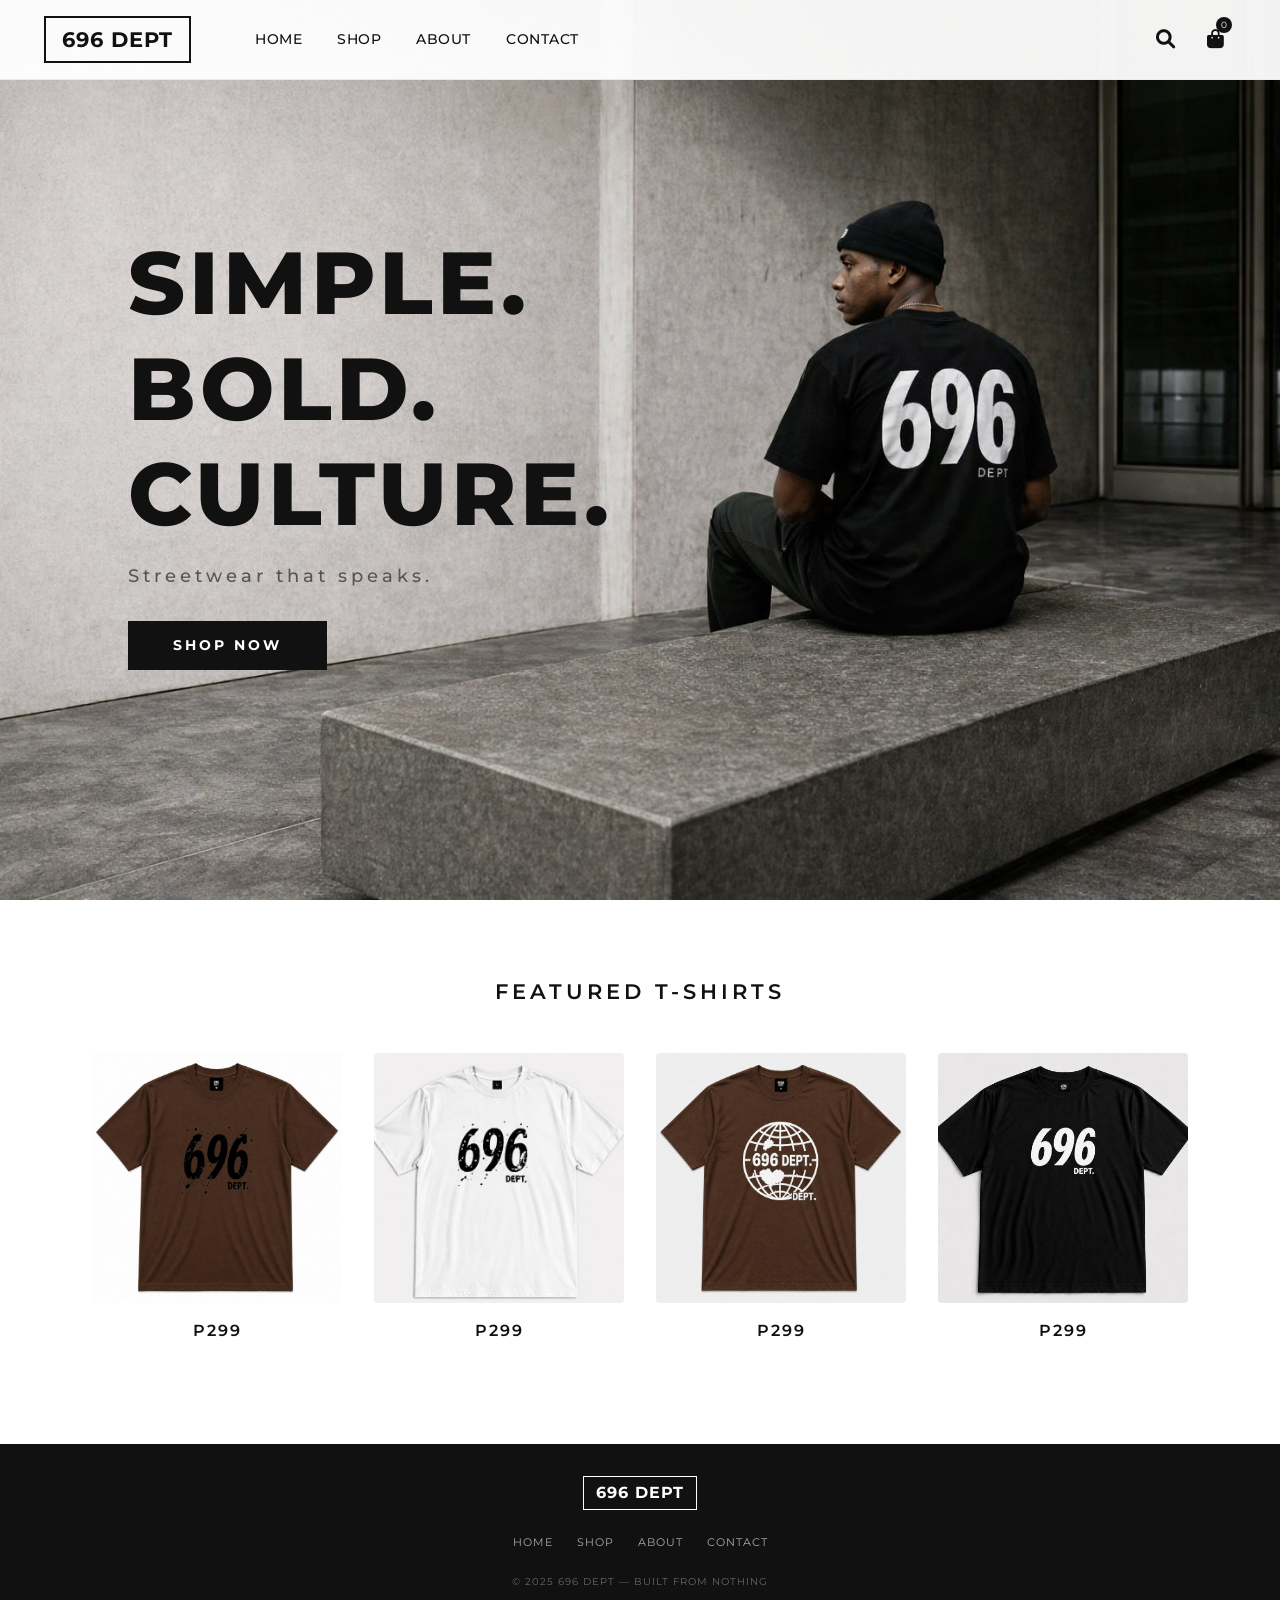
<file: index.html>
<!DOCTYPE html>
<html lang="en">
<head>
    <meta charset="UTF-8">
    <meta name="viewport" content="width=device-width, initial-scale=1.0, user-scalable=yes">
    <meta name="description" content="696 DEPT - Simple. Bold. Culture. Streetwear that speaks.">
    <title>696 DEPT | Streetwear</title>
    
 
    <link href="https://cdn.jsdelivr.net/npm/bootstrap@5.3.0-alpha1/dist/css/bootstrap.min.css" rel="stylesheet">
 
    <link rel="stylesheet" href="https://cdnjs.cloudflare.com/ajax/libs/font-awesome/6.0.0-beta3/css/all.min.css">
 
    <link href="https://fonts.googleapis.com/css2?family=Montserrat:wght@300;400;500;600;700;800;900&display=swap" rel="stylesheet">
    
    <style>
        * {
            margin: 0;
            padding: 0;
            box-sizing: border-box;
        }
        
        body {
            font-family: 'Montserrat', sans-serif;
            background-color: #ffffff;
            color: #111111;
        }
        
 
        .navbar {
            background-color: rgba(255, 255, 255, 0.95);
            padding: 1rem 2rem;
            border-bottom: 1px solid #eaeaea;
            position: absolute;
            top: 0;
            left: 0;
            right: 0;
            z-index: 1000;
        }
        
        .container-fluid {
            display: flex;
            align-items: center;
            justify-content: space-between;
            width: 100%;
            flex-wrap: wrap;
        }
        
        .left-section {
            display: flex;
            align-items: center;
            gap: 2rem;
            flex-wrap: wrap;
        }
        
        .navbar-brand {
            display: inline-block;
            font-size: 1.3rem;
            font-weight: 700;
            letter-spacing: 1px;
            color: #111111 !important;
            border: 2px solid #111111;
            padding: 6px 16px;
            text-decoration: none;
        }
        
        .nav-links {
            display: flex;
            align-items: center;
            gap: 0.2rem;
            margin: 0;
            padding: 0;
            list-style: none;
            flex-wrap: wrap;
        }
        
        .nav-link {
            color: #111111 !important;
            font-weight: 500;
            font-size: 0.85rem;
            letter-spacing: 0.5px;
            padding: 0.5rem 1rem !important;
            transition: color 0.3s ease;
            text-decoration: none;
        }
        
        .nav-link:hover {
            color: #888888 !important;
        }
        
        .right-icons {
            display: flex;
            align-items: center;
            gap: 0.5rem;
        }
        
        .search-btn-header {
            background: transparent;
            border: none;
            color: #111111;
            font-size: 1.2rem;
            cursor: pointer;
            padding: 8px 12px;
        }
        
        .cart-wrapper {
            position: relative;
            display: flex;
            align-items: center;
        }
        
        .cart-icon {
            font-size: 1.2rem;
            color: #111111;
            text-decoration: none;
            padding: 8px 12px;
        }
        
        .cart-count {
            position: absolute;
            top: 0px;
            right: 4px;
            background-color: #111111;
            color: #ffffff;
            border-radius: 50%;
            min-width: 16px;
            height: 16px;
            font-size: 9px;
            display: flex;
            align-items: center;
            justify-content: center;
            padding: 0 4px;
        }
        
        .navbar-toggler {
            display: none;
            border: none;
            background: transparent;
            font-size: 1.5rem;
        }
        
 
        .search-modal {
            display: none;
            position: fixed;
            top: 0;
            left: 0;
            width: 100%;
            height: 100%;
            background-color: rgba(0,0,0,0.95);
            z-index: 9999;
            justify-content: center;
            align-items: center;
        }
        
        .search-modal.active {
            display: flex;
        }
        
        .search-modal-content {
            text-align: center;
            width: 90%;
            max-width: 600px;
        }
        
        .search-modal-input {
            width: 100%;
            padding: 1rem;
            font-size: 1.2rem;
            border: none;
            border-bottom: 2px solid #ffffff;
            background: transparent;
            color: white;
            outline: none;
            text-align: center;
        }
        
        .search-modal-input::placeholder {
            color: #888888;
        }
        
        .close-search {
            position: absolute;
            top: 20px;
            right: 30px;
            color: white;
            font-size: 2rem;
            cursor: pointer;
        }
        
        .hero {
            min-height: 100vh;
            width: 100%;
            background-image: url('images/hero-bg.png');
            background-size: contain;
            background-position: center;
            background-repeat: no-repeat;
            background-attachment: fixed;
            image-rendering: -webkit-optimize-contrast;
            image-rendering: crisp-edges;
            -webkit-background-size: cover;
            -moz-background-size: cover;
            -o-background-size: cover;
            position: relative;
            display: flex;
            align-items: center;
            justify-content: flex-start;
            padding: 0 2rem 0 8rem;
        }
        
 
        .hero::before {
            content: '';
            position: absolute;
            top: 0;
            left: 0;
            right: 0;
            bottom: 0;
            background: transparent;
        }
        
        .hero-content {
            position: relative;
            z-index: 2;
            max-width: 700px;
            text-align: left;
            animation: fadeInLeft 0.8s ease;
        }
        
        @keyframes fadeInLeft {
            from {
                opacity: 0;
                transform: translateX(-50px);
            }
            to {
                opacity: 1;
                transform: translateX(0);
            }
        }
        
        .hero h1 {
            font-size: 5.5rem;
            font-weight: 800;
            letter-spacing: 4px;
            margin-bottom: 1rem;
            color: #111111;
            line-height: 1.2;
            text-shadow: none;
            text-align: left;
        }
        
        .hero .tagline {
            font-size: 1.1rem;
            letter-spacing: 4px;
            color: #555555;
            margin-bottom: 2rem;
            font-weight: 500;
            text-shadow: none;
            text-align: left;
        }
        
        .btn-shop {
            background-color: #111111;
            color: #ffffff;
            border: none;
            padding: 14px 45px;
            font-size: 0.85rem;
            letter-spacing: 3px;
            font-weight: 700;
            transition: all 0.3s ease;
            text-decoration: none;
            display: inline-block;
            cursor: pointer;
        }
        
        .btn-shop:hover {
            background-color: #333333;
            color: #ffffff;
            transform: translateY(-3px);
            box-shadow: 0 5px 15px rgba(0,0,0,0.2);
        }
        
   
        .featured-section {
            padding: 5rem 2rem 6rem;
            background-color: #ffffff;
        }
        
        .section-title {
            text-align: center;
            margin-bottom: 3rem;
        }
        
        .section-title h2 {
            font-size: 1.3rem;
            font-weight: 600;
            letter-spacing: 4px;
            color: #111111;
        }
        
        .product-grid {
            display: flex;
            justify-content: center;
            gap: 2rem;
            flex-wrap: wrap;
            max-width: 1200px;
            margin: 0 auto;
        }
        
        .product-card {
            flex: 1;
            min-width: 200px;
            max-width: 250px;
            text-align: center;
            cursor: pointer;
            transition: transform 0.3s ease;
        }
        
        .product-card:hover {
            transform: translateY(-8px);
        }
        
        .product-image {
            width: 100%;
            aspect-ratio: 1 / 1;
            background-color: #f5f5f5;
            overflow: hidden;
            margin-bottom: 1rem;
            border-radius: 4px;
        }
        
        .product-image img {
            width: 100%;
            height: 100%;
            object-fit: cover;
            transition: transform 0.5s ease;
        }
        
        .product-card:hover .product-image img {
            transform: scale(1.05);
        }
        
        .product-title {
            font-size: 1rem;
            font-weight: 600;
            letter-spacing: 2px;
            color: #111111;
            margin-bottom: 0.3rem;
        }
        
   
        .footer {
            background-color: #111111;
            padding: 2rem 2rem 1.5rem;
            margin-top: 0;
        }
        
        .footer-container {
            max-width: 1200px;
            margin: 0 auto;
            text-align: center;
        }
        
        .footer-logo {
            display: inline-block;
            font-size: 1rem;
            font-weight: 700;
            letter-spacing: 1px;
            color: #ffffff !important;
            border: 1px solid #ffffff;
            padding: 4px 12px;
            text-decoration: none;
            margin-bottom: 1.5rem;
        }
        
        .footer-links {
            display: flex;
            justify-content: center;
            gap: 1.5rem;
            flex-wrap: wrap;
            margin-bottom: 1.5rem;
        }
        
        .footer-links a {
            color: #aaaaaa;
            text-decoration: none;
            font-size: 0.7rem;
            letter-spacing: 1px;
        }
        
        .footer-links a:hover {
            color: #ffffff;
        }
        
        .footer-copyright p {
            color: #666666;
            font-size: 0.6rem;
            letter-spacing: 1px;
            margin: 0;
        }
        
 
        @media (max-width: 992px) {
            .navbar {
                position: relative;
                background-color: #ffffff;
            }
            
            .navbar-toggler {
                display: block;
                order: 2;
            }
            
            .right-icons {
                order: 1;
            }
            
            .left-section {
                order: 0;
                flex: 1;
            }
            
            .nav-links {
                display: none;
                flex-direction: column;
                width: 100%;
                margin-top: 1rem;
            }
            
            .nav-links.show {
                display: flex;
            }
            
            .nav-link {
                padding: 0.8rem !important;
                border-bottom: 1px solid #eeeeee;
                text-align: center;
                display: block;
            }
            
            .hero {
                justify-content: center;
                padding: 0 2rem;
                background-attachment: scroll;
            }
            
            .hero-content {
                text-align: center;
                max-width: 90%;
            }
            
            .hero h1 {
                text-align: center;
                font-size: 3rem;
            }
            
            .hero .tagline {
                text-align: center;
                font-size: 0.9rem;
            }
            
            .hero h1 br {
                display: none;
            }
            
            .product-grid {
                gap: 1.5rem;
            }
            
            .product-card {
                min-width: 180px;
            }
        }
        
        @media (max-width: 768px) {
            .navbar {
                padding: 0.8rem 1rem;
            }
            
            .navbar-brand {
                font-size: 1rem;
                padding: 4px 12px;
            }
            
            .hero {
                padding: 0 1.5rem;
                min-height: 80vh;
            }
            
            .hero h1 {
                font-size: 2.2rem;
                letter-spacing: 2px;
            }
            
            .hero .tagline {
                font-size: 0.7rem;
                letter-spacing: 2px;
            }
            
            .btn-shop {
                padding: 10px 30px;
                font-size: 0.7rem;
            }
            
            .product-grid {
                gap: 1rem;
                padding: 0 1rem;
            }
            
            .product-card {
                min-width: 160px;
                max-width: 100%;
            }
            
            .product-title {
                font-size: 0.9rem;
            }
            
            .featured-section {
                padding: 3rem 1rem 4rem;
            }
            
            .section-title h2 {
                font-size: 1.1rem;
            }
            
            .footer {
                padding: 1.5rem 1rem 1rem;
            }
            
            .footer-links {
                gap: 1rem;
            }
        }
        
        @media (max-width: 576px) {
            .navbar-brand {
                font-size: 0.9rem;
                padding: 3px 10px;
            }
            
            .search-btn-header, .cart-icon {
                padding: 5px 8px;
                font-size: 1rem;
            }
            
            .hero {
                min-height: 70vh;
                padding: 0 1rem;
            }
            
            .hero h1 {
                font-size: 1.8rem;
                letter-spacing: 1px;
            }
            
            .hero .tagline {
                font-size: 0.6rem;
                letter-spacing: 1px;
                margin-bottom: 1.5rem;
            }
            
            .btn-shop {
                padding: 8px 20px;
                font-size: 0.65rem;
            }
            
            .product-grid {
                gap: 0.8rem;
            }
            
            .product-card {
                min-width: 140px;
            }
            
            .product-title {
                font-size: 0.8rem;
            }
            
            .section-title h2 {
                font-size: 1rem;
                letter-spacing: 2px;
            }
        }
        
        @media (max-width: 480px) {
            .navbar-brand {
                font-size: 0.85rem;
                padding: 3px 10px;
            }
            
            .hero h1 {
                font-size: 1.5rem;
            }
            
            .product-card {
                min-width: 130px;
            }
            
            .product-title {
                font-size: 0.75rem;
            }
        }
    </style>
</head>
<body>

 
<nav class="navbar">
    <div class="container-fluid">
        <div class="left-section">
            <a class="navbar-brand" href="index.html">696 DEPT</a>
            <div class="nav-links" id="navLinks">
                <a class="nav-link" href="index.html">HOME</a>
                <a class="nav-link" href="shop.html">SHOP</a>
                <a class="nav-link" href="about.html">ABOUT</a>
                <a class="nav-link" href="contact.html">CONTACT</a>
            </div>
        </div>
        <div class="right-icons">
            <button class="search-btn-header" onclick="openSearchModal()"><i class="fas fa-search"></i></button>
            <div class="cart-wrapper">
                <a href="cart.html" class="cart-icon"><i class="fas fa-shopping-bag"></i><span class="cart-count" id="cartCount">0</span></a>
            </div>
        </div>
        <button class="navbar-toggler" onclick="toggleMobileMenu()"><i class="fas fa-bars"></i></button>
    </div>
</nav>

 
<div id="searchModal" class="search-modal">
    <span class="close-search" onclick="closeSearchModal()">&times;</span>
    <div class="search-modal-content">
        <input type="text" id="searchInput" class="search-modal-input" placeholder="Search products...">
        <button onclick="performSearch()" style="margin-top: 20px; background: white; border: none; padding: 10px 30px; cursor: pointer; font-weight: 600;">SEARCH</button>
    </div>
</div>

 
<section class="hero">
    <div class="hero-content">
        <h1>SIMPLE.<br>BOLD.<br>CULTURE.</h1>
        <div class="tagline">Streetwear that speaks.</div>
        <a href="shop.html" class="btn-shop">SHOP NOW</a>
    </div>
</section>

 
<section class="featured-section">
    <div class="section-title">
        <h2>FEATURED T-SHIRTS</h2>
    </div>
    <div class="product-grid" id="featuredProducts">
        <div class="product-card" onclick="viewProduct(1)">
            <div class="product-image">
                <img src="images/brown 696.jpg" alt="F35 T-Shirt">
            </div>
            <div class="product-title">P299</div>
        </div>
        <div class="product-card" onclick="viewProduct(2)">
            <div class="product-image">
                <img src="images/home tshirt 3.jpg" alt="F36 T-Shirt">
            </div>
            <div class="product-title">P299</div>
        </div>
        <div class="product-card" onclick="viewProduct(3)">
            <div class="product-image">
                <img src="images/brown tshirt graphic.jpg" alt="F38 T-Shirt">
            </div>
            <div class="product-title">P299</div>
        </div>
        <div class="product-card" onclick="viewProduct(4)">
            <div class="product-image">
                <img src="images/home tshirts.jpg" alt="F39 T-Shirt">
            </div>
            <div class="product-title">P299</div>
        </div>
    </div>
</section>

<footer class="footer">
    <div class="footer-container">
        <div class="footer-brand">
            <a href="index.html" class="footer-logo">696 DEPT</a>
        </div>
        <div class="footer-links">
            <a href="index.html">HOME</a>
            <a href="shop.html">SHOP</a>
            <a href="about.html">ABOUT</a>
            <a href="contact.html">CONTACT</a>
        </div>
        <div class="footer-copyright">
             <p>© 2025 696 DEPT — BUILT FROM NOTHING</p>
        </div>
    </div>
</footer>

<script>
 
    const featuredProductsMap = {
        4: { id: 4, name: "Worldwide Tee", price: 299, image: "images/brown 696.jpg" },
        8: { id: 8, name: "Street Code", price: 299, image: "images/home tshirt 3.jpg" },
        2: { id: 2, name: "Classic 696 Tee", price: 299, image: "images/brown tshirt graphic.jpg" },
        1: { id: 1, name: "Spalter 696 Tee", price: 299, image: "images/home tshirts.jpg" }
    };
    
    function viewProduct(id) {
        window.location.href = `product.html?id=${id}`;
    }
    
    function updateCartCount() {
        const cart = JSON.parse(localStorage.getItem('cart') || '[]');
        const totalItems = cart.reduce((sum, item) => sum + item.quantity, 0);
        const elem = document.getElementById('cartCount');
        if (elem) elem.innerText = totalItems;
    }
    
    function toggleMobileMenu() {
        const navLinks = document.getElementById('navLinks');
        navLinks.classList.toggle('show');
    }
    
    function openSearchModal() {
        document.getElementById('searchModal').classList.add('active');
        setTimeout(() => { document.getElementById('searchInput').focus(); }, 100);
    }
    
    function closeSearchModal() {
        document.getElementById('searchModal').classList.remove('active');
    }
    
    function performSearch() {
        const term = document.getElementById('searchInput').value.trim();
        if (term) window.location.href = `shop.html?search=${encodeURIComponent(term)}`;
        closeSearchModal();
    }
    
    document.addEventListener('keydown', function(e) {
        if (e.key === 'Escape') closeSearchModal();
    });
    
    document.addEventListener('DOMContentLoaded', function() {
        updateCartCount();
    });
</script>
</body>
</html>
</file>
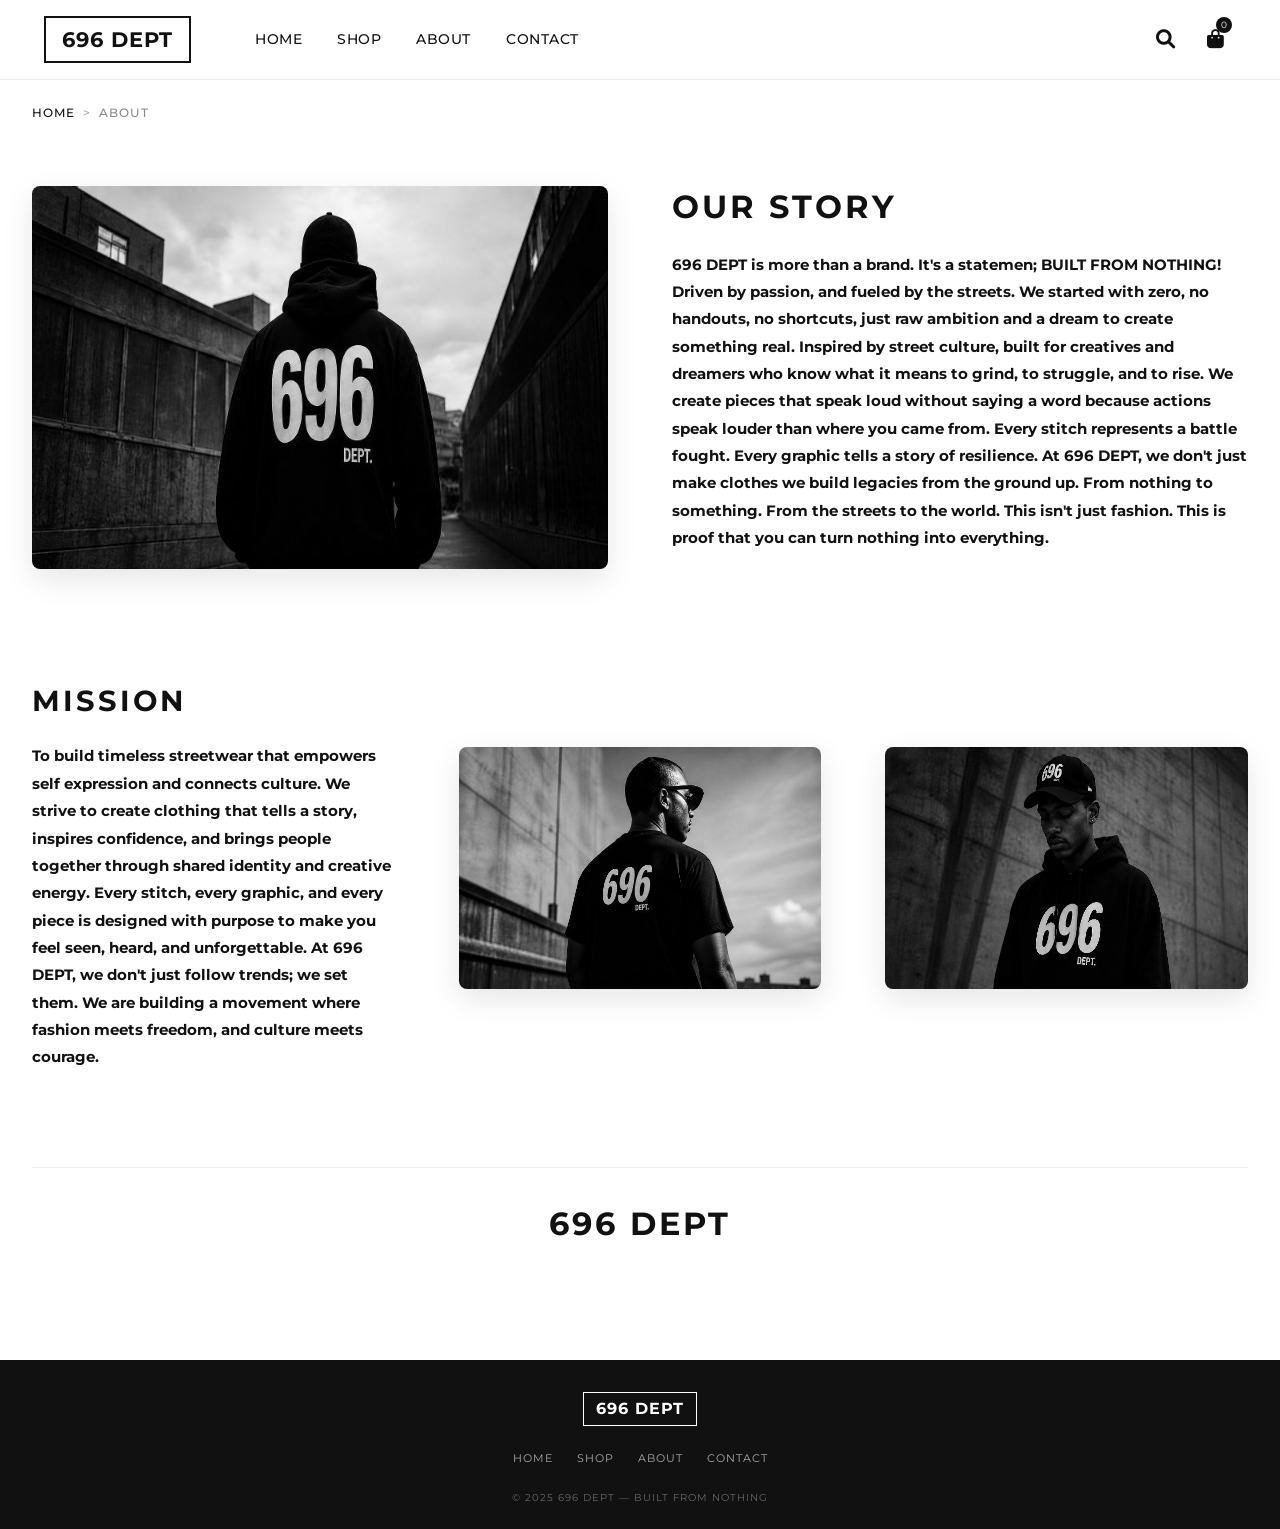
<file: about.html>
<!DOCTYPE html>
<html lang="en">
<head>
    <meta charset="UTF-8">
    <meta name="viewport" content="width=device-width, initial-scale=1.0, user-scalable=yes">
    <meta name="description" content="About 696 DEPT - Streetwear brand story, mission, and culture">
    <title>About | 696 DEPT</title>
    
 
    <link href="https://cdn.jsdelivr.net/npm/bootstrap@5.3.0-alpha1/dist/css/bootstrap.min.css" rel="stylesheet">
 
    <link rel="stylesheet" href="https://cdnjs.cloudflare.com/ajax/libs/font-awesome/6.0.0-beta3/css/all.min.css">
     
    <link href="https://fonts.googleapis.com/css2?family=Montserrat:wght@300;400;500;600;700;800;900&display=swap" rel="stylesheet">
    
    <style>
        * {
            margin: 0;
            padding: 0;
            box-sizing: border-box;
        }
        
        body {
            font-family: 'Montserrat', sans-serif;
            background-color: #ffffff;
            color: #111111;
        }
        
        /* Navigation */
        .navbar {
            background-color: #ffffff;
            padding: 1rem 2rem;
            border-bottom: 1px solid #eaeaea;
        }
        
        .container-fluid {
            display: flex;
            align-items: center;
            justify-content: space-between;
            width: 100%;
        }
        
        .left-section {
            display: flex;
            align-items: center;
            gap: 2rem;
            flex-wrap: wrap;
        }
        
        .navbar-brand {
            display: inline-block;
            font-size: 1.3rem;
            font-weight: 700;
            letter-spacing: 1px;
            color: #111111 !important;
            border: 2px solid #111111;
            padding: 6px 16px;
            text-decoration: none;
        }
        
        .nav-links {
            display: flex;
            align-items: center;
            gap: 0.2rem;
            margin: 0;
            padding: 0;
            list-style: none;
        }
        
        .nav-link {
            color: #111111 !important;
            font-weight: 500;
            font-size: 0.85rem;
            letter-spacing: 0.5px;
            padding: 0.5rem 1rem !important;
            transition: color 0.3s ease;
            text-decoration: none;
        }
        
        .nav-link:hover {
            color: #888888 !important;
        }
        
        .right-icons {
            display: flex;
            align-items: center;
            gap: 0.5rem;
        }
        
        .search-btn-header {
            background: transparent;
            border: none;
            color: #111111;
            font-size: 1.2rem;
            cursor: pointer;
            padding: 8px 12px;
        }
        
        .cart-wrapper {
            position: relative;
            display: flex;
            align-items: center;
        }
        
        .cart-icon {
            font-size: 1.2rem;
            color: #111111;
            text-decoration: none;
            padding: 8px 12px;
        }
        
        .cart-count {
            position: absolute;
            top: 0px;
            right: 4px;
            background-color: #111111;
            color: #ffffff;
            border-radius: 50%;
            min-width: 16px;
            height: 16px;
            font-size: 9px;
            display: flex;
            align-items: center;
            justify-content: center;
            padding: 0 4px;
        }
        
        .navbar-toggler {
            display: none;
            border: none;
            background: transparent;
            font-size: 1.5rem;
        }
        
        /* Search Modal */
        .search-modal {
            display: none;
            position: fixed;
            top: 0;
            left: 0;
            width: 100%;
            height: 100%;
            background-color: rgba(0,0,0,0.95);
            z-index: 9999;
            justify-content: center;
            align-items: center;
        }
        
        .search-modal.active {
            display: flex;
        }
        
        .search-modal-content {
            text-align: center;
            width: 90%;
            max-width: 600px;
        }
        
        .search-modal-input {
            width: 100%;
            padding: 1rem;
            font-size: 1.2rem;
            border: none;
            border-bottom: 2px solid #ffffff;
            background: transparent;
            color: white;
            outline: none;
            text-align: center;
        }
        
        .close-search {
            position: absolute;
            top: 20px;
            right: 30px;
            color: white;
            font-size: 2rem;
            cursor: pointer;
        }
        
        /* Breadcrumb */
        .breadcrumb {
            padding: 1.5rem 2rem 0;
            background: transparent;
        }
        
        .breadcrumb a {
            color: #111111;
            text-decoration: none;
            font-size: 0.75rem;
            font-weight: 500;
            letter-spacing: 1px;
        }
        
        .breadcrumb span {
            color: #888888;
            font-size: 0.75rem;
            font-weight: 500;
            letter-spacing: 1px;
        }
        
        .breadcrumb .separator {
            margin: 0 0.5rem;
            color: #aaaaaa;
        }
        
        /* About Container - Side by Side Layout */
        .about-wrapper {
            max-width: 1400px;
            margin: 0 auto;
            padding: 3rem 2rem 5rem;
        }
        
        /* Row with Image Left, Text Right */
        .about-row {
            display: flex;
            align-items: center;
            gap: 4rem;
            margin-bottom: 5rem;
            flex-wrap: wrap;
        }
        
        .about-row.reverse {
            flex-direction: row-reverse;
        }
        
        .about-image {
            flex: 1;
            min-width: 280px;
        }
        
        .about-image img {
            width: 100%;
            height: auto;
            object-fit: cover;
            border-radius: 8px;
            box-shadow: 0 10px 30px rgba(0,0,0,0.1);
            transition: transform 0.3s ease;
        }
        
        .about-image img:hover {
            transform: scale(1.02);
        }
        
        .about-content {
            flex: 1;
            min-width: 280px;
        }
        
        /* Brand Logo Large - Centered at Top */
        .brand-logo-large {
            text-align: center;
            margin-bottom: 4rem;
        }
        
        .brand-logo-large .logo-text {
            font-size: 3rem;
            font-weight: 800;
            letter-spacing: 4px;
            color: #111111;
            display: inline-block;
            border: 3px solid #111111;
            padding: 15px 35px;
        }
        
        /* Story Section Styling */
        .story-title {
            font-size: 2rem;
            font-weight: 700;
            letter-spacing: 3px;
            margin-bottom: 1.5rem;
            color: #111111;
        }
        
        .story-text {
            color: #555555;
            font-size: 0.95rem;
            line-height: 1.8;
        }
        
        /* Mission Section Styling */
        .mission-title {
            font-size: 1.8rem;
            font-weight: 700;
            letter-spacing: 3px;
            margin-bottom: 1.5rem;
            color: #111111;
        }
        
        .mission-text {
            color: #555555;
            font-size: 0.95rem;
            line-height: 1.8;
        }
        
        /* Bottom Brand Centered */
        .bottom-brand {
            text-align: center;
            margin-top: 4rem;
            padding-top: 2rem;
            border-top: 1px solid #eeeeee;
        }
        
        .bottom-brand .brand-text {
            font-size: 2rem;
            font-weight: 700;
            letter-spacing: 3px;
            color: #111111;
        }
        
        /* Footer */
        .footer {
            background-color: #111111;
            padding: 2rem 2rem 1.5rem;
            margin-top: 2rem;
        }
        
        .footer-container {
            max-width: 1200px;
            margin: 0 auto;
            text-align: center;
        }
        
        .footer-logo {
            display: inline-block;
            font-size: 1rem;
            font-weight: 700;
            letter-spacing: 1px;
            color: #ffffff !important;
            border: 1px solid #ffffff;
            padding: 4px 12px;
            text-decoration: none;
            margin-bottom: 1.5rem;
        }
        
        .footer-links {
            display: flex;
            justify-content: center;
            gap: 1.5rem;
            flex-wrap: wrap;
            margin-bottom: 1.5rem;
        }
        
        .footer-links a {
            color: #aaaaaa;
            text-decoration: none;
            font-size: 0.7rem;
            letter-spacing: 1px;
        }
        
        .footer-links a:hover {
            color: #ffffff;
        }
        
        .footer-copyright p {
            color: #666666;
            font-size: 0.6rem;
            letter-spacing: 1px;
            margin: 0;
        }
        
        @media (max-width: 992px) {
            .navbar-toggler {
                display: block;
                order: 2;
            }
            .right-icons {
                order: 1;
            }
            .left-section {
                order: 0;
                flex: 1;
            }
            .nav-links {
                display: none;
                flex-direction: column;
                width: 100%;
                margin-top: 1rem;
            }
            .nav-links.show {
                display: flex;
            }
            .about-row {
                flex-direction: column;
                gap: 2rem;
            }
            .about-row.reverse {
                flex-direction: column;
            }
            .brand-logo-large .logo-text {
                font-size: 2rem;
                padding: 10px 25px;
            }
            .story-title {
                font-size: 1.5rem;
            }
            .mission-title {
                font-size: 1.3rem;
            }
            .bottom-brand .brand-text {
                font-size: 1.5rem;
            }
        }
        
        @media (max-width: 768px) {
            .navbar {
                padding: 0.8rem 1rem;
            }
            .navbar-brand {
                font-size: 1rem;
                padding: 4px 12px;
            }
            .breadcrumb {
                padding: 1rem 1rem 0;
            }
            .about-wrapper {
                padding: 2rem 1rem 3rem;
            }
            .brand-logo-large .logo-text {
                font-size: 1.5rem;
                padding: 8px 20px;
                border-width: 2px;
            }
            .story-title {
                font-size: 1.2rem;
                letter-spacing: 2px;
            }
            .story-text {
                font-size: 0.85rem;
            }
            .mission-title {
                font-size: 1.1rem;
            }
            .mission-text {
                font-size: 0.85rem;
            }
            .bottom-brand .brand-text {
                font-size: 1.2rem;
            }
            .footer {
                padding: 1.5rem 1rem 1rem;
            }
            .footer-links {
                gap: 1rem;
            }
        }
        
        @media (max-width: 480px) {
            .navbar-brand {
                font-size: 0.85rem;
                padding: 3px 10px;
            }
            .brand-logo-large .logo-text {
                font-size: 1.2rem;
                padding: 6px 15px;
            }
            .story-title {
                font-size: 1rem;
            }
            .mission-title {
                font-size: 1rem;
            }
            .bottom-brand .brand-text {
                font-size: 1rem;
            }
        }
    </style>
</head>
<body>

 
<nav class="navbar">
    <div class="container-fluid">
        <div class="left-section">
            <a class="navbar-brand" href="index.html">696 DEPT</a>
            <div class="nav-links" id="navLinks">
                <a class="nav-link" href="index.html">HOME</a>
                <a class="nav-link" href="shop.html">SHOP</a>
                <a class="nav-link" href="about.html">ABOUT</a>
                <a class="nav-link" href="contact.html">CONTACT</a>
            </div>
        </div>
        <div class="right-icons">
            <button class="search-btn-header" onclick="openSearchModal()"><i class="fas fa-search"></i></button>
            <div class="cart-wrapper">
                <a href="cart.html" class="cart-icon"><i class="fas fa-shopping-bag"></i><span class="cart-count" id="cartCount">0</span></a>
            </div>
        </div>
        <button class="navbar-toggler" onclick="toggleMobileMenu()"><i class="fas fa-bars"></i></button>
    </div>
</nav>

 
<div id="searchModal" class="search-modal">
    <span class="close-search" onclick="closeSearchModal()">&times;</span>
    <div class="search-modal-content">
        <input type="text" id="searchInput" class="search-modal-input" placeholder="Search products...">
        <button onclick="performSearch()" style="margin-top: 20px; background: white; border: none; padding: 10px 30px; cursor: pointer; font-weight: 600;">SEARCH</button>
    </div>
</div>

 
<div class="breadcrumb">
    <a href="index.html">HOME</a>
    <span class="separator">></span>
    <span>ABOUT</span>
</div>

 
<div class="about-wrapper">   
 
    <div class="about-row">
        <div class="about-image">
            <img src="images/about.jpg" alt="696 DEPT Store" id="storyImage">
        </div>
        <div class="about-content">
            <h1 class="story-title">OUR STORY</h1>
 <p class="story-text" style="font-weight: 700; color: #111111; line-height: 1.8;">
    696 DEPT is more than a brand. It's a statemen;
    BUILT FROM NOTHING! Driven by passion, and fueled by the streets.
    We started with zero, no handouts, no shortcuts, just raw ambition and a dream to create something real.
    Inspired by street culture, built for creatives and dreamers who know what it means to grind, to struggle, and to rise.
    We create pieces that speak loud without saying a word because actions speak louder than where you came from.
    Every stitch represents a battle fought. Every graphic tells a story of resilience.
    At 696 DEPT, we don't just make clothes we build legacies from the ground up.
    From nothing to something. From the streets to the world.
    This isn't just fashion. This is proof that you can turn nothing into everything.
</p>
       </div>
    </div>
    
   
    <div class="about-row reverse">
        <div class="about-image">
            <img src="images/about 1.jpg" alt="696 DEPT Culture" id="missionImage">
        </div>
		<div class="about-image">
            <img src="images/about 2.jpg" alt="696 DEPT Culture" id="missionImage">
        </div>
        <div class="about-content">
            <h2 class="mission-title">
			<br>MISSION</br>
			</h2>
            <p class="mission-text" style="font-weight: 700; color: #111111; line-height: 1.8;">
    To build timeless streetwear that empowers self expression and connects culture. 
    We strive to create clothing that tells a story, inspires confidence, and brings 
    people together through shared identity and creative energy. Every stitch, every 
    graphic, and every piece is designed with purpose to make you feel seen, heard, 
    and unforgettable. At 696 DEPT, we don't just follow trends; we set them. We are 
    building a movement where fashion meets freedom, and culture meets courage.
</p>
        </div>
    </div>
    
 
    <div class="bottom-brand">
        <div class="brand-text">696 DEPT</div>
    </div>
</div>

 
<footer class="footer">
    <div class="footer-container">
        <div class="footer-brand">
            <a href="index.html" class="footer-logo">696 DEPT</a>
        </div>
        <div class="footer-links">
            <a href="index.html">HOME</a>
            <a href="shop.html">SHOP</a>
            <a href="about.html">ABOUT</a>
            <a href="contact.html">CONTACT</a>
        </div>
        <div class="footer-copyright">
            <p>© 2025 696 DEPT — BUILT FROM NOTHING</p>
        </div>
    </div>
</footer>

<script>
    function updateCartCount() {
        const cart = JSON.parse(localStorage.getItem('cart') || '[]');
        const totalItems = cart.reduce((sum, item) => sum + item.quantity, 0);
        const elem = document.getElementById('cartCount');
        if (elem) elem.innerText = totalItems;
    }
    
    function toggleMobileMenu() {
        document.getElementById('navLinks').classList.toggle('show');
    }
    
    function openSearchModal() {
        document.getElementById('searchModal').classList.add('active');
        setTimeout(() => { document.getElementById('searchInput').focus(); }, 100);
    }
    
    function closeSearchModal() {
        document.getElementById('searchModal').classList.remove('active');
    }
    
    function performSearch() {
        const term = document.getElementById('searchInput').value.trim();
        if (term) window.location.href = `shop.html?search=${encodeURIComponent(term)}`;
        closeSearchModal();
    }
    
    document.addEventListener('keydown', function(e) {
        if (e.key === 'Escape') closeSearchModal();
    });
    
    document.addEventListener('DOMContentLoaded', function() {
        updateCartCount();
    });
</script>
</body>
</html>
</file>
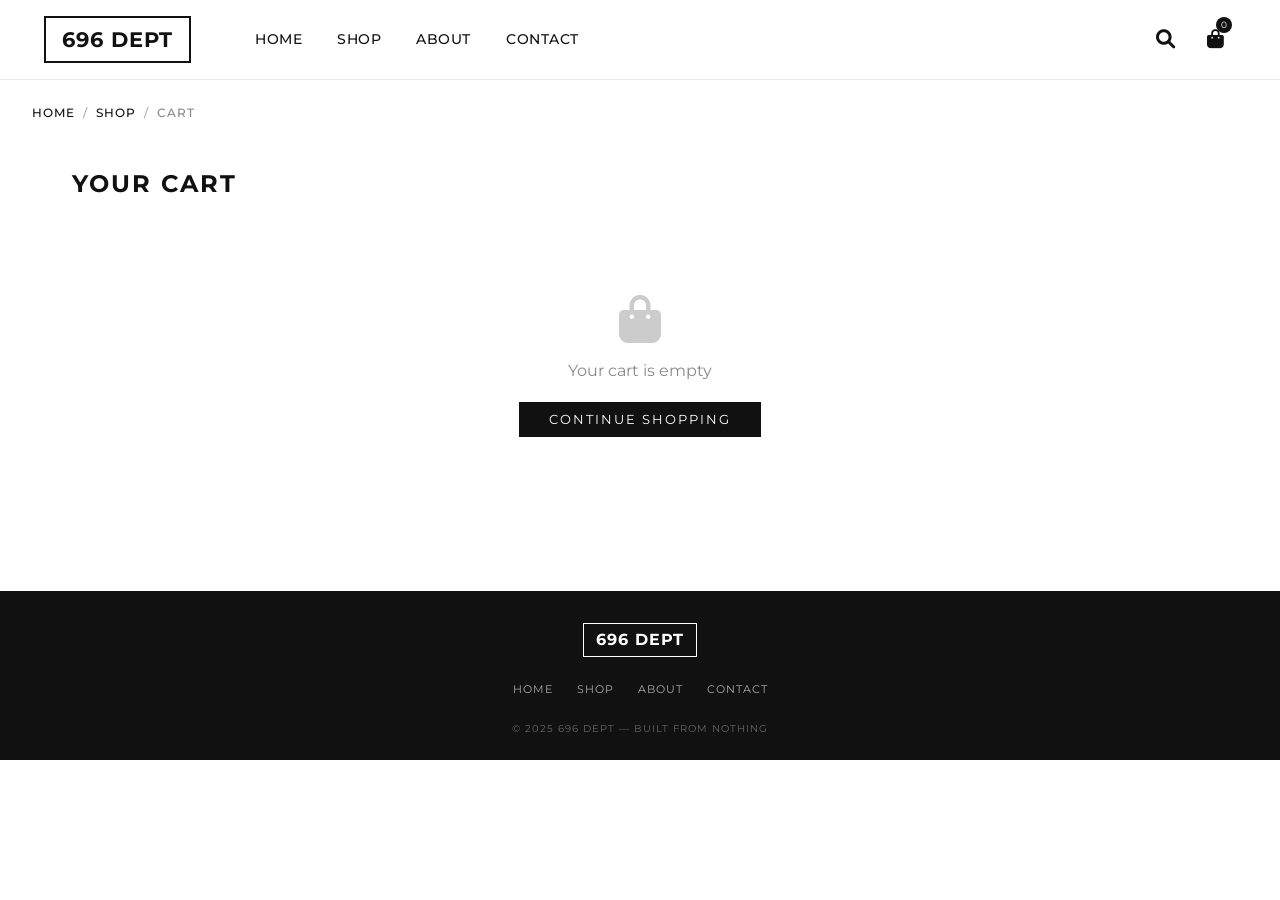
<file: cart.html>
<!DOCTYPE html>
<html lang="en">
<head>
    <meta charset="UTF-8">
    <meta name="viewport" content="width=device-width, initial-scale=1.0, user-scalable=yes">
    <meta name="description" content="Shopping Cart - 696 DEPT">
    <title>Cart | 696 DEPT</title>
    
     
    <link href="https://cdn.jsdelivr.net/npm/bootstrap@5.3.0-alpha1/dist/css/bootstrap.min.css" rel="stylesheet">
     
    <link rel="stylesheet" href="https://cdnjs.cloudflare.com/ajax/libs/font-awesome/6.0.0-beta3/css/all.min.css">
    
    <link href="https://fonts.googleapis.com/css2?family=Montserrat:wght@300;400;500;600;700;800;900&display=swap" rel="stylesheet">
    
    <style>
        * {
            margin: 0;
            padding: 0;
            box-sizing: border-box;
        }
        
        body {
            font-family: 'Montserrat', sans-serif;
            background-color: #ffffff;
            color: #111111;
        }
        
        .navbar {
            background-color: #ffffff;
            padding: 1rem 2rem;
            border-bottom: 1px solid #eaeaea;
        }
        
        .container-fluid {
            display: flex;
            align-items: center;
            justify-content: space-between;
            width: 100%;
        }
        
        .left-section {
            display: flex;
            align-items: center;
            gap: 2rem;
            flex-wrap: wrap;
        }
        
        .navbar-brand {
            display: inline-block;
            font-size: 1.3rem;
            font-weight: 700;
            letter-spacing: 1px;
            color: #111111 !important;
            border: 2px solid #111111;
            padding: 6px 16px;
            text-decoration: none;
        }
        
        .nav-links {
            display: flex;
            align-items: center;
            gap: 0.2rem;
            margin: 0;
            padding: 0;
            list-style: none;
        }
        
        .nav-link {
            color: #111111 !important;
            font-weight: 500;
            font-size: 0.85rem;
            letter-spacing: 0.5px;
            padding: 0.5rem 1rem !important;
            transition: color 0.3s ease;
            text-decoration: none;
        }
        
        .nav-link:hover {
            color: #888888 !important;
        }
        
        .right-icons {
            display: flex;
            align-items: center;
            gap: 0.5rem;
        }
        
        .search-btn-header {
            background: transparent;
            border: none;
            color: #111111;
            font-size: 1.2rem;
            cursor: pointer;
            padding: 8px 12px;
        }
        
        .cart-wrapper {
            position: relative;
            display: flex;
            align-items: center;
        }
        
        .cart-icon {
            font-size: 1.2rem;
            color: #111111;
            text-decoration: none;
            padding: 8px 12px;
        }
        
        .cart-count {
            position: absolute;
            top: 0px;
            right: 4px;
            background-color: #111111;
            color: #ffffff;
            border-radius: 50%;
            min-width: 16px;
            height: 16px;
            font-size: 9px;
            display: flex;
            align-items: center;
            justify-content: center;
            padding: 0 4px;
        }
        
        .navbar-toggler {
            display: none;
            border: none;
            background: transparent;
            font-size: 1.5rem;
        }
        
        .search-modal {
            display: none;
            position: fixed;
            top: 0;
            left: 0;
            width: 100%;
            height: 100%;
            background-color: rgba(0,0,0,0.95);
            z-index: 9999;
            justify-content: center;
            align-items: center;
        }
        
        .search-modal.active {
            display: flex;
        }
        
        .search-modal-content {
            text-align: center;
            width: 90%;
            max-width: 600px;
        }
        
        .search-modal-input {
            width: 100%;
            padding: 1rem;
            font-size: 1.2rem;
            border: none;
            border-bottom: 2px solid #ffffff;
            background: transparent;
            color: white;
            outline: none;
            text-align: center;
        }
        
        .close-search {
            position: absolute;
            top: 20px;
            right: 30px;
            color: white;
            font-size: 2rem;
            cursor: pointer;
        }
        
        .toast-notification {
            position: fixed;
            top: 90px;
            right: 20px;
            background-color: #111111;
            color: #ffffff;
            padding: 12px 20px;
            border-radius: 8px;
            display: flex;
            align-items: center;
            gap: 12px;
            z-index: 10000;
            box-shadow: 0 4px 12px rgba(0,0,0,0.15);
            transform: translateX(400px);
            transition: transform 0.3s ease;
            font-size: 0.85rem;
            min-width: 280px;
        }
        
        .toast-notification.show {
            transform: translateX(0);
        }
        
        .toast-icon {
            background-color: #4CAF50;
            border-radius: 50%;
            width: 24px;
            height: 24px;
            display: flex;
            align-items: center;
            justify-content: center;
            font-size: 12px;
        }
        
        .toast-content {
            flex: 1;
        }
        
        .toast-title {
            font-weight: 600;
            margin-bottom: 2px;
        }
        
        .toast-message {
            font-size: 0.7rem;
            color: #cccccc;
        }
        
        .toast-close {
            cursor: pointer;
            color: #888888;
            font-size: 0.8rem;
        }
        
        .toast-close:hover {
            color: #ffffff;
        }
        
        .breadcrumb {
            padding: 1.5rem 2rem 0;
            background: transparent;
        }
        
        .breadcrumb a {
            color: #111111;
            text-decoration: none;
            font-size: 0.75rem;
            font-weight: 500;
            letter-spacing: 1px;
        }
        
        .breadcrumb span {
            color: #888888;
            font-size: 0.75rem;
            font-weight: 500;
            letter-spacing: 1px;
        }
        
        .breadcrumb .separator {
            margin: 0 0.5rem;
            color: #aaaaaa;
        }
        
        .cart-container {
            max-width: 1200px;
            margin: 0 auto;
            padding: 2rem;
        }
        
        .cart-title {
            font-size: 1.5rem;
            font-weight: 700;
            letter-spacing: 2px;
            margin-bottom: 2rem;
            color: #111111;
        }
        
        .cart-layout {
            display: flex;
            gap: 3rem;
            flex-wrap: wrap;
        }
        
        .cart-items-section {
            flex: 2;
            min-width: 300px;
        }
        
        .cart-header {
            display: grid;
            grid-template-columns: 3fr 1fr 1fr 1fr;
            padding-bottom: 1rem;
            border-bottom: 1px solid #eeeeee;
            margin-bottom: 1rem;
            font-size: 0.7rem;
            font-weight: 600;
            letter-spacing: 1px;
            color: #888888;
        }
        
        .cart-item {
            display: grid;
            grid-template-columns: 3fr 1fr 1fr 1fr;
            align-items: center;
            padding: 1.5rem 0;
            border-bottom: 1px solid #eeeeee;
        }
        
        .product-info {
            display: flex;
            gap: 1rem;
            align-items: flex-start;
        }
        
        .product-image {
            width: 80px;
            height: 80px;
            background-color: #f5f5f5;
            overflow: hidden;
        }
        
        .product-image img {
            width: 100%;
            height: 100%;
            object-fit: cover;
        }
        
        .product-details {
            flex: 1;
        }
        
        .product-brand {
            font-size: 0.7rem;
            font-weight: 600;
            letter-spacing: 1px;
            color: #888888;
            margin-bottom: 0.2rem;
        }
        
        .product-name {
            font-size: 0.9rem;
            font-weight: 600;
            margin-bottom: 0.3rem;
            color: #111111;
        }
        
        .product-meta {
            font-size: 0.7rem;
            color: #888888;
            margin-bottom: 0.2rem;
        }
        
        .product-price {
            font-size: 0.9rem;
            font-weight: 500;
            color: #111111;
        }
        
        .quantity-control {
            display: flex;
            align-items: center;
            gap: 0.5rem;
        }
        
        .qty-btn {
            width: 28px;
            height: 28px;
            display: flex;
            align-items: center;
            justify-content: center;
            border: 1px solid #dddddd;
            background: #ffffff;
            color: #111111;
            font-size: 1rem;
            cursor: pointer;
            transition: all 0.3s ease;
        }
        
        .qty-btn:hover {
            border-color: #111111;
        }
        
        .qty-value {
            width: 30px;
            text-align: center;
            font-size: 0.85rem;
        }
        
        .item-total {
            font-size: 0.9rem;
            font-weight: 600;
            color: #111111;
        }
        
        .remove-item {
            color: #cccccc;
            cursor: pointer;
            font-size: 0.8rem;
            margin-top: 0.5rem;
            display: inline-block;
            text-decoration: none;
        }
        
        .remove-item:hover {
            color: #ff3366;
        }
        
        .order-summary-section {
            flex: 1;
            min-width: 280px;
        }
        
        .order-summary-box {
            background-color: #f8f8f8;
            padding: 1.5rem;
        }
        
        .summary-title {
            font-size: 0.9rem;
            font-weight: 700;
            letter-spacing: 2px;
            margin-bottom: 1.5rem;
            color: #111111;
        }
        
        .summary-row {
            display: flex;
            justify-content: space-between;
            padding: 0.8rem 0;
            font-size: 0.85rem;
            color: #555555;
        }
        
        .summary-row.total {
            border-top: 1px solid #dddddd;
            margin-top: 0.5rem;
            padding-top: 1rem;
            font-weight: 700;
            color: #111111;
            font-size: 1rem;
        }
        
        .checkout-btn {
            width: 100%;
            background-color: #111111;
            border: none;
            color: #ffffff;
            padding: 14px;
            font-size: 0.8rem;
            font-weight: 600;
            letter-spacing: 2px;
            cursor: pointer;
            margin-top: 1rem;
            transition: all 0.3s ease;
        }
        
        .checkout-btn:hover {
            background-color: #333333;
        }
        
        .continue-shopping {
            text-align: center;
            margin-top: 2rem;
        }
        
        .continue-link {
            color: #888888;
            text-decoration: none;
            font-size: 0.8rem;
            letter-spacing: 1px;
            transition: color 0.3s ease;
        }
        
        .continue-link:hover {
            color: #111111;
        }
        
        /* Empty Cart */
        .empty-cart {
            text-align: center;
            padding: 4rem;
        }
        
        .empty-cart i {
            font-size: 3rem;
            color: #cccccc;
            margin-bottom: 1rem;
        }
        
        .empty-cart p {
            color: #888888;
            margin-bottom: 1.5rem;
        }
        
        .footer {
            background-color: #111111;
            padding: 2rem 2rem 1.5rem;
            margin-top: 4rem;
        }
        
        .footer-container {
            max-width: 1200px;
            margin: 0 auto;
            text-align: center;
        }
        
        .footer-logo {
            display: inline-block;
            font-size: 1rem;
            font-weight: 700;
            letter-spacing: 1px;
            color: #ffffff !important;
            border: 1px solid #ffffff;
            padding: 4px 12px;
            text-decoration: none;
            margin-bottom: 1.5rem;
        }
        
        .footer-links {
            display: flex;
            justify-content: center;
            gap: 1.5rem;
            flex-wrap: wrap;
            margin-bottom: 1.5rem;
        }
        
        .footer-links a {
            color: #aaaaaa;
            text-decoration: none;
            font-size: 0.7rem;
            letter-spacing: 1px;
        }
        
        .footer-links a:hover {
            color: #ffffff;
        }
        
        .footer-copyright p {
            color: #666666;
            font-size: 0.6rem;
            letter-spacing: 1px;
            margin: 0;
        }
        
        @media (max-width: 992px) {
            .navbar-toggler {
                display: block;
                order: 2;
            }
            
            .right-icons {
                order: 1;
            }
            
            .left-section {
                order: 0;
                flex: 1;
            }
            
            .nav-links {
                display: none;
                flex-direction: column;
                width: 100%;
                margin-top: 1rem;
            }
            
            .nav-links.show {
                display: flex;
            }
            
            .cart-header {
                display: none;
            }
            
            .cart-item {
                grid-template-columns: 1fr;
                gap: 1rem;
            }
            
            .product-info {
                flex-direction: column;
                align-items: center;
                text-align: center;
            }
            
            .quantity-control {
                justify-content: center;
            }
            
            .cart-layout {
                flex-direction: column;
            }
            
            .toast-notification {
                top: 75px;
                right: 10px;
                left: 10px;
                min-width: auto;
            }
        }
        
        @media (max-width: 768px) {
            .navbar {
                padding: 0.8rem 1rem;
            }
            
            .navbar-brand {
                font-size: 1rem;
                padding: 4px 12px;
            }
            
            .breadcrumb {
                padding: 1rem 1rem 0;
            }
            
            .cart-container {
                padding: 1rem;
            }
            
            .footer {
                padding: 1.5rem 1rem 1rem;
                margin-top: 2rem;
            }
            
            .footer-links {
                gap: 1rem;
            }
        }
    </style>
</head>
<body>
    
<div id="toastNotification" class="toast-notification">
    <div class="toast-icon">
        <i class="fas fa-check" style="font-size: 10px;"></i>
    </div>
    <div class="toast-content">
        <div class="toast-title">Cart Updated</div>
        <div class="toast-message" id="toastMessage">Your cart has been updated</div>
    </div>
    <div class="toast-close" onclick="closeToast()">
        <i class="fas fa-times"></i>
    </div>
</div>

<nav class="navbar">
    <div class="container-fluid">
        <div class="left-section">
            <a class="navbar-brand" href="index.html">696 DEPT</a>
            <div class="nav-links" id="navLinks">
                <a class="nav-link" href="index.html">HOME</a>
                <a class="nav-link" href="shop.html">SHOP</a>
                <a class="nav-link" href="about.html">ABOUT</a>
                <a class="nav-link" href="contact.html">CONTACT</a>
            </div>
        </div>
        <div class="right-icons">
            <button class="search-btn-header" onclick="openSearchModal()"><i class="fas fa-search"></i></button>
            <div class="cart-wrapper">
                <a href="cart.html" class="cart-icon"><i class="fas fa-shopping-bag"></i><span class="cart-count" id="cartCount">0</span></a>
            </div>
        </div>
        <button class="navbar-toggler" onclick="toggleMobileMenu()"><i class="fas fa-bars"></i></button>
    </div>
</nav>

<div id="searchModal" class="search-modal">
    <span class="close-search" onclick="closeSearchModal()">&times;</span>
    <div class="search-modal-content">
        <input type="text" id="searchInput" class="search-modal-input" placeholder="Search products...">
        <button onclick="performSearch()" style="margin-top: 20px; background: white; border: none; padding: 10px 30px; cursor: pointer; font-weight: 600;">SEARCH</button>
    </div>
</div>

 
<div class="breadcrumb">
    <a href="index.html">HOME</a>
    <span class="separator">/</span>
    <a href="shop.html">SHOP</a>
    <span class="separator">/</span>
    <span>CART</span>
</div>

 
<div class="cart-container">
    <h1 class="cart-title">YOUR CART</h1>
    
    <div id="cartContent"></div>
</div>

 
<footer class="footer">
    <div class="footer-container">
        <div class="footer-brand">
            <a href="index.html" class="footer-logo">696 DEPT</a>
        </div>
        <div class="footer-links">
            <a href="index.html">HOME</a>
            <a href="shop.html">SHOP</a>
            <a href="about.html">ABOUT</a>
            <a href="contact.html">CONTACT</a>
        </div>
        <div class="footer-copyright">
             <p>© 2025 696 DEPT — BUILT FROM NOTHING</p>
        </div>
    </div>
</footer>

<script src="https://cdn.jsdelivr.net/npm/bootstrap@5.3.0-alpha1/dist/js/bootstrap.bundle.min.js"></script>
<script>
     
    let toastTimeout;
    
    function showToast(message) {
        const toast = document.getElementById('toastNotification');
        const toastMessage = document.getElementById('toastMessage');
        
         
        if (toastTimeout) {
            clearTimeout(toastTimeout);
        }
        
         
        toastMessage.innerText = message;
        
         
        toast.classList.add('show');
        
         
        toastTimeout = setTimeout(() => {
            toast.classList.remove('show');
        }, 3000);
    }
    
    function closeToast() {
        const toast = document.getElementById('toastNotification');
        toast.classList.remove('show');
        if (toastTimeout) {
            clearTimeout(toastTimeout);
        }
    }
    
     
    function updateCartCount() {
        const cart = JSON.parse(localStorage.getItem('cart') || '[]');
        const totalItems = cart.reduce((sum, item) => sum + item.quantity, 0);
        const elem = document.getElementById('cartCount');
        if (elem) elem.innerText = totalItems;
    }
    
   
    function saveCart(cart) {
        localStorage.setItem('cart', JSON.stringify(cart));
        updateCartCount();
    }
    
    
    function updateQuantity(id, size, color, delta) {
        let cart = JSON.parse(localStorage.getItem('cart') || '[]');
        const itemIndex = cart.findIndex(item => 
            item.id === id && item.size === size && item.color === color
        );
        
        if (itemIndex !== -1) {
            const newQuantity = cart[itemIndex].quantity + delta;
            if (newQuantity <= 0) {
                const productName = cart[itemIndex].name;
                cart.splice(itemIndex, 1);
                saveCart(cart);
                displayCart();
                showToast(`${productName} removed from cart`);
            } else {
                cart[itemIndex].quantity = newQuantity;
                saveCart(cart);
                displayCart();
                showToast(`${cart[itemIndex].name} quantity updated to ${newQuantity}`);
            }
        }
    }
    
     
    function removeItem(id, size, color) {
        let cart = JSON.parse(localStorage.getItem('cart') || '[]');
        const removedItem = cart.find(item => item.id === id && item.size === size && item.color === color);
        cart = cart.filter(item => !(item.id === id && item.size === size && item.color === color));
        saveCart(cart);
        displayCart();
        if (removedItem) {
            showToast(`${removedItem.name} removed from cart`);
        }
    }
    
   
    function displayCart() {
        const cart = JSON.parse(localStorage.getItem('cart') || '[]');
        const container = document.getElementById('cartContent');
        
        if (cart.length === 0) {
            container.innerHTML = `
                <div class="empty-cart">
                    <i class="fas fa-shopping-bag"></i>
                    <p>Your cart is empty</p>
                    <a href="shop.html" style="background-color: #111111; color: white; padding: 10px 30px; text-decoration: none; font-size: 0.8rem; letter-spacing: 2px;">CONTINUE SHOPPING</a>
                </div>
            `;
            return;
        }
        
        let subtotal = 0;
        cart.forEach(item => {
            subtotal += item.price * item.quantity;
        });
        const shipping = subtotal > 0 ? 50 : 0;
        const total = subtotal + shipping;
        
        let cartHTML = `
            <div class="cart-layout">
                <div class="cart-items-section">
                    <div class="cart-header">
                        <span>PRODUCT</span>
                        <span>PRICE</span>
                        <span>QTY</span>
                        <span>TOTAL</span>
                    </div>
        `;
        
        cart.forEach(item => {
            cartHTML += `
                <div class="cart-item">
                    <div class="product-info">
                        <div class="product-image">
                            <img src="${item.image}" alt="${item.name}">
                        </div>
                        <div class="product-details">
                            <div class="product-brand">696</div>
                            <div class="product-name">${item.name}</div>
                            <div class="product-meta">Size: ${item.size}</div>
                            <div class="product-meta">Color: ${item.color}</div>
                            <a href="javascript:void(0)" class="remove-item" onclick="removeItem(${item.id}, '${item.size}', '${item.color}')">REMOVE</a>
                        </div>
                    </div>
                    <div class="product-price">P${item.price}</div>
                    <div class="quantity-control">
                        <button class="qty-btn" onclick="updateQuantity(${item.id}, '${item.size}', '${item.color}', -1)">-</button>
                        <span class="qty-value">${item.quantity}</span>
                        <button class="qty-btn" onclick="updateQuantity(${item.id}, '${item.size}', '${item.color}', 1)">+</button>
                    </div>
                    <div class="item-total">P${item.price * item.quantity}</div>
                </div>
            `;
        });
        
        cartHTML += `
                </div>
                <div class="order-summary-section">
                    <div class="order-summary-box">
                        <div class="summary-title">ORDER SUMMARY</div>
                        <div class="summary-row">
                            <span>Subtotal</span>
                            <span>P${subtotal}</span>
                        </div>
                        <div class="summary-row">
                            <span>Shipping</span>
                            <span>P${shipping}</span>
                        </div>
                        <div class="summary-row total">
                            <span>Total</span>
                            <span>P${total}</span>
                        </div>
                        <button class="checkout-btn" onclick="proceedToCheckout()">CHECKOUT</button>
                    </div>
                    <div class="continue-shopping">
                        <a href="shop.html" class="continue-link">← CONTINUE SHOPPING</a>
                    </div>
                </div>
            </div>
        `;
        
        container.innerHTML = cartHTML;
    }
    
    function proceedToCheckout() {
        const cart = JSON.parse(localStorage.getItem('cart') || '[]');
        if (cart.length > 0) {
            window.location.href = 'checkout.html';
        }
    }
    
    function toggleMobileMenu() {
        document.getElementById('navLinks').classList.toggle('show');
    }
    
    function openSearchModal() {
        document.getElementById('searchModal').classList.add('active');
        setTimeout(() => { document.getElementById('searchInput').focus(); }, 100);
    }
    
    function closeSearchModal() {
        document.getElementById('searchModal').classList.remove('active');
    }
    
    function performSearch() {
        const term = document.getElementById('searchInput').value.trim();
        if (term) window.location.href = `shop.html?search=${encodeURIComponent(term)}`;
        closeSearchModal();
    }
    
    document.addEventListener('keydown', function(e) {
        if (e.key === 'Escape') closeSearchModal();
    });
    
    document.addEventListener('DOMContentLoaded', function() {
        displayCart();
        updateCartCount();
    });
</script>
</body>
</html>
</file>
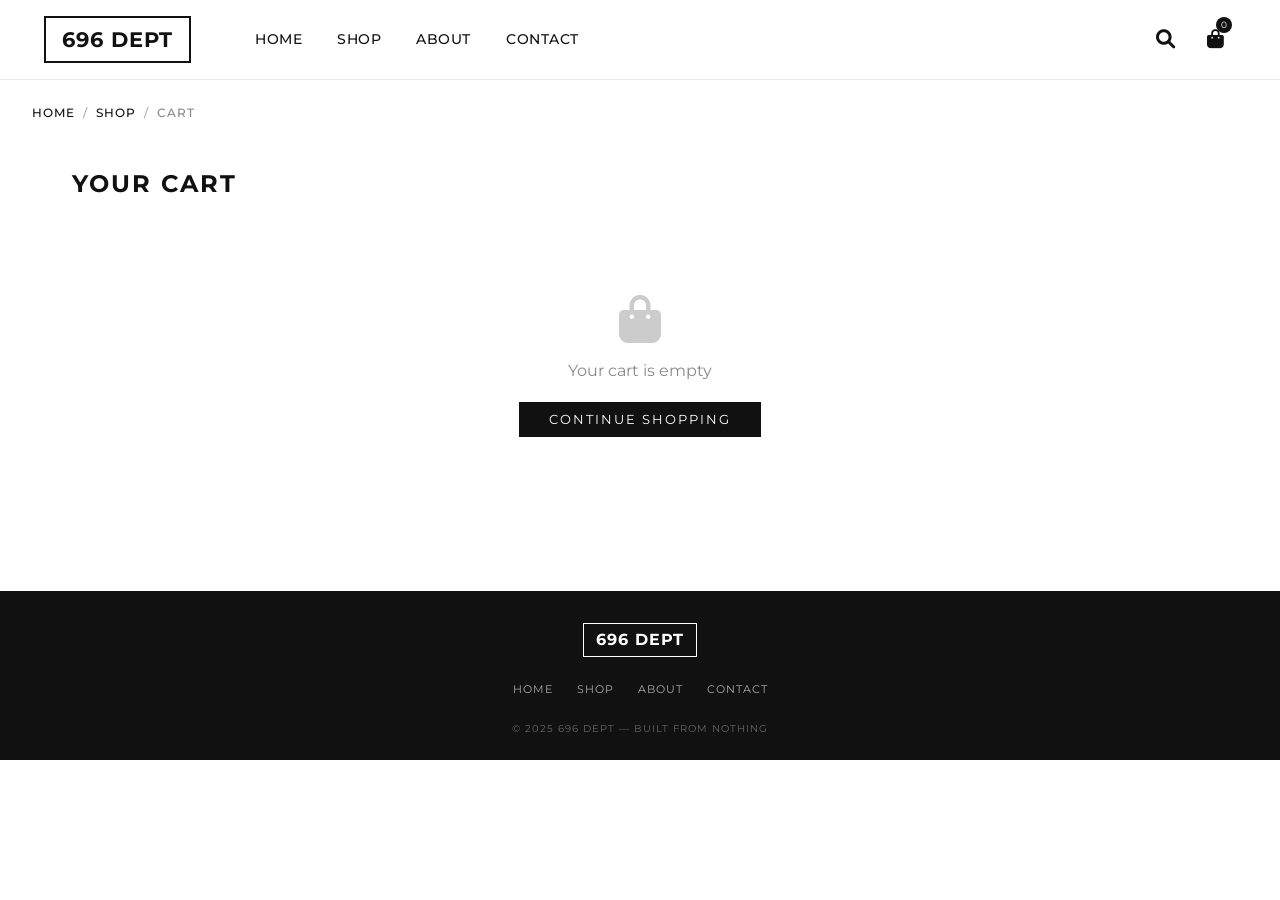
<file: checkout.html>
<!DOCTYPE html>
<html lang="en">
<head>
    <meta charset="UTF-8">
    <meta name="viewport" content="width=device-width, initial-scale=1.0, user-scalable=yes">
    <meta name="description" content="Checkout - 696 DEPT">
    <title>Checkout | 696 DEPT</title>
    
     
    <link href="https://cdn.jsdelivr.net/npm/bootstrap@5.3.0-alpha1/dist/css/bootstrap.min.css" rel="stylesheet">
     
    <link rel="stylesheet" href="https://cdnjs.cloudflare.com/ajax/libs/font-awesome/6.0.0-beta3/css/all.min.css">
     
    <link href="https://fonts.googleapis.com/css2?family=Montserrat:wght@300;400;500;600;700;800;900&display=swap" rel="stylesheet">
    
    <style>
        * {
            margin: 0;
            padding: 0;
            box-sizing: border-box;
        }
        
        body {
            font-family: 'Montserrat', sans-serif;
            background-color: #f5f5f5;
            color: #111111;
        }
        
        .navbar {
            background-color: #ffffff;
            padding: 1rem 2rem;
            border-bottom: 1px solid #eaeaea;
        }
        
        .container-fluid {
            display: flex;
            align-items: center;
            justify-content: space-between;
            width: 100%;
        }
        
        .left-section {
            display: flex;
            align-items: center;
            gap: 2rem;
            flex-wrap: wrap;
        }
        
        .navbar-brand {
            display: inline-block;
            font-size: 1.3rem;
            font-weight: 700;
            letter-spacing: 1px;
            color: #111111 !important;
            border: 2px solid #111111;
            padding: 6px 16px;
            text-decoration: none;
        }
        
        .nav-links {
            display: flex;
            align-items: center;
            gap: 0.2rem;
            margin: 0;
            padding: 0;
            list-style: none;
        }
        
        .nav-link {
            color: #111111 !important;
            font-weight: 500;
            font-size: 0.85rem;
            letter-spacing: 0.5px;
            padding: 0.5rem 1rem !important;
            transition: color 0.3s ease;
            text-decoration: none;
        }
        
        .nav-link:hover {
            color: #888888 !important;
        }
        
        .right-icons {
            display: flex;
            align-items: center;
            gap: 0.5rem;
        }
        
        .search-btn-header {
            background: transparent;
            border: none;
            color: #111111;
            font-size: 1.2rem;
            cursor: pointer;
            padding: 8px 12px;
        }
        
        .cart-wrapper {
            position: relative;
            display: flex;
            align-items: center;
        }
        
        .cart-icon {
            font-size: 1.2rem;
            color: #111111;
            text-decoration: none;
            padding: 8px 12px;
        }
        
        .cart-count {
            position: absolute;
            top: 0px;
            right: 4px;
            background-color: #111111;
            color: #ffffff;
            border-radius: 50%;
            min-width: 16px;
            height: 16px;
            font-size: 9px;
            display: flex;
            align-items: center;
            justify-content: center;
            padding: 0 4px;
        }
        
        .navbar-toggler {
            display: none;
            border: none;
            background: transparent;
            font-size: 1.5rem;
        }
        
        .toast-notification {
            position: fixed;
            top: 90px;
            right: 20px;
            background-color: #111111;
            color: #ffffff;
            padding: 12px 20px;
            border-radius: 8px;
            display: flex;
            align-items: center;
            gap: 12px;
            z-index: 10000;
            box-shadow: 0 4px 12px rgba(0,0,0,0.15);
            transform: translateX(400px);
            transition: transform 0.3s ease;
            font-size: 0.85rem;
            min-width: 280px;
        }
        
        .toast-notification.show {
            transform: translateX(0);
        }
        
        .toast-icon {
            background-color: #4CAF50;
            border-radius: 50%;
            width: 24px;
            height: 24px;
            display: flex;
            align-items: center;
            justify-content: center;
            font-size: 12px;
        }
        
        .toast-icon.error {
            background-color: #ff3366;
        }
        
        .toast-content {
            flex: 1;
        }
        
        .toast-title {
            font-weight: 600;
            margin-bottom: 2px;
        }
        
        .toast-message {
            font-size: 0.7rem;
            color: #cccccc;
        }
        
        .toast-close {
            cursor: pointer;
            color: #888888;
            font-size: 0.8rem;
        }
        
        .search-modal {
            display: none;
            position: fixed;
            top: 0;
            left: 0;
            width: 100%;
            height: 100%;
            background-color: rgba(0,0,0,0.95);
            z-index: 9999;
            justify-content: center;
            align-items: center;
        }
        
        .search-modal.active {
            display: flex;
        }
        
        .search-modal-content {
            text-align: center;
            width: 90%;
            max-width: 600px;
        }
        
        .search-modal-input {
            width: 100%;
            padding: 1rem;
            font-size: 1.2rem;
            border: none;
            border-bottom: 2px solid #ffffff;
            background: transparent;
            color: white;
            outline: none;
            text-align: center;
        }
        
        .close-search {
            position: absolute;
            top: 20px;
            right: 30px;
            color: white;
            font-size: 2rem;
            cursor: pointer;
        }
        
        .breadcrumb {
            padding: 1.5rem 2rem 0;
            background: transparent;
        }
        
        .breadcrumb a {
            color: #111111;
            text-decoration: none;
            font-size: 0.75rem;
            font-weight: 500;
            letter-spacing: 1px;
        }
        
        .breadcrumb span {
            color: #888888;
            font-size: 0.75rem;
            font-weight: 500;
            letter-spacing: 1px;
        }
        
        .breadcrumb .separator {
            margin: 0 0.5rem;
            color: #aaaaaa;
        }
        
        .page-title {
            font-size: 1.8rem;
            font-weight: 700;
            letter-spacing: 2px;
            margin: 1rem 2rem 2rem;
            color: #111111;
        }
        
        .checkout-container {
            display: flex;
            flex-direction: row;
            gap: 2rem;
            max-width: 1200px;
            margin: 0 auto;
            padding: 0 2rem 4rem;
        }
        
        .checkout-form-section {
            flex: 2;
            min-width: 0;
        }
        
        .order-summary-section {
            flex: 1;
            min-width: 0;
        }
        
        .checkout-section {
            background-color: #ffffff;
            padding: 1.5rem;
            margin-bottom: 1.5rem;
            border-radius: 8px;
            box-shadow: 0 1px 3px rgba(0,0,0,0.05);
        }
        
        .section-number {
            display: inline-block;
            background-color: #111111;
            color: #ffffff;
            width: 28px;
            height: 28px;
            border-radius: 50%;
            text-align: center;
            line-height: 28px;
            font-size: 0.8rem;
            font-weight: 600;
            margin-right: 10px;
        }
        
        .section-title {
            font-size: 1rem;
            font-weight: 700;
            letter-spacing: 1px;
            margin-bottom: 1.5rem;
            color: #111111;
        }
        
        .form-group {
            margin-bottom: 1rem;
        }
        
        .form-label {
            font-size: 0.7rem;
            font-weight: 600;
            letter-spacing: 1px;
            margin-bottom: 0.3rem;
            display: block;
            color: #111111;
        }
        
        .form-input {
            width: 100%;
            padding: 10px 12px;
            border: 1px solid #dddddd;
            font-size: 0.8rem;
            transition: all 0.3s ease;
            background-color: #ffffff;
            border-radius: 4px;
        }
        
        .form-input:focus {
            outline: none;
            border-color: #111111;
        }
        
        .card-input {
            width: 100%;
            padding: 10px 12px;
            border: 1px solid #dddddd;
            font-size: 0.8rem;
            transition: all 0.3s ease;
            background-color: #ffffff;
            border-radius: 4px;
            letter-spacing: 1px;
        }
        
        .card-input:focus {
            outline: none;
            border-color: #111111;
        }
        
        .card-input::-webkit-inner-spin-button,
        .card-input::-webkit-outer-spin-button {
            -webkit-appearance: none;
            margin: 0;
        }
        
        .card-input[type=number] {
            -moz-appearance: textfield;
        }
        
        .row-two {
            display: flex;
            gap: 1rem;
        }
        
        .row-two .form-group {
            flex: 1;
        }
        
        .shipping-option {
            display: flex;
            align-items: center;
            justify-content: space-between;
            padding: 12px 0 8px 0;
            cursor: pointer;
        }
        
        .shipping-left {
            display: flex;
            align-items: center;
            flex: 1;
        }
        
        .shipping-radio {
            margin-right: 12px;
            cursor: pointer;
            width: 16px;
            height: 16px;
        }
        
        .shipping-label {
            font-size: 0.85rem;
            font-weight: 500;
            color: #111111;
            cursor: pointer;
        }
        
        .shipping-price {
            font-size: 0.85rem;
            font-weight: 600;
            color: #111111;
        }
        
        .shipping-desc {
            font-size: 0.7rem;
            color: #888888;
            margin-left: 28px;
            margin-bottom: 12px;
            padding-bottom: 12px;
            border-bottom: 1px solid #eeeeee;
        }
        
        .payment-option {
            display: flex;
            align-items: center;
            padding: 12px 0;
            border-bottom: 1px solid #eeeeee;
            cursor: pointer;
        }
        
        .payment-option:last-child {
            border-bottom: none;
        }
        
        .payment-radio {
            margin-right: 10px;
            cursor: pointer;
            width: 16px;
            height: 16px;
        }
        
        .payment-label {
            font-size: 0.85rem;
            font-weight: 500;
            color: #111111;
            cursor: pointer;
            flex: 1;
        }
        
        .payment-icon {
            font-size: 1.2rem;
            color: #888888;
        }
        
        .credit-card-form {
            margin-top: 1rem;
            padding-top: 1rem;
            border-top: 1px solid #eeeeee;
            display: none;
        }
        
        .credit-card-form.show {
            display: block;
        }
        
        .card-row {
            display: flex;
            gap: 1rem;
        }
        
        .card-row .form-group {
            flex: 1;
        }
        
        .order-summary-box {
            background-color: #ffffff;
            padding: 1.5rem;
            border-radius: 8px;
            box-shadow: 0 1px 3px rgba(0,0,0,0.05);
            position: sticky;
            top: 20px;
        }
        
        .summary-title {
            font-size: 1rem;
            font-weight: 700;
            letter-spacing: 1px;
            margin-bottom: 1.5rem;
            color: #111111;
        }
        
        .order-items {
            margin-bottom: 1rem;
            max-height: 300px;
            overflow-y: auto;
        }
        
        .order-item {
            display: flex;
            justify-content: space-between;
            margin-bottom: 1rem;
            padding-bottom: 1rem;
            border-bottom: 1px solid #eeeeee;
        }
        
        .order-item-details {
            flex: 1;
        }
        
        .order-item-name {
            font-size: 0.85rem;
            font-weight: 600;
            margin-bottom: 0.2rem;
        }
        
        .order-item-meta {
            font-size: 0.7rem;
            color: #888888;
        }
        
        .order-item-price {
            font-size: 0.85rem;
            font-weight: 500;
        }
        
        .summary-row {
            display: flex;
            justify-content: space-between;
            padding: 0.8rem 0;
            font-size: 0.85rem;
            color: #555555;
        }
        
        .summary-row.total {
            border-top: 1px solid #dddddd;
            margin-top: 0.5rem;
            padding-top: 1rem;
            font-weight: 700;
            color: #111111;
            font-size: 1rem;
        }
        
        .place-order-btn {
            width: 100%;
            background-color: #111111;
            border: none;
            color: #ffffff;
            padding: 14px;
            font-size: 0.8rem;
            font-weight: 600;
            letter-spacing: 2px;
            cursor: pointer;
            margin-top: 1rem;
            transition: all 0.3s ease;
            border-radius: 4px;
        }
        
        .place-order-btn:hover {
            background-color: #333333;
        }
        
        .payfast-modal {
            display: none;
            position: fixed;
            top: 0;
            left: 0;
            width: 100%;
            height: 100%;
            background-color: rgba(0,0,0,0.8);
            z-index: 20000;
            justify-content: center;
            align-items: center;
        }
        
        .payfast-modal.active {
            display: flex;
        }
        
        .payfast-modal-content {
            background-color: #ffffff;
            border-radius: 12px;
            width: 90%;
            max-width: 450px;
            padding: 2rem;
            text-align: center;
            position: relative;
        }
        
        .payfast-modal-content .payment-icon-large {
            font-size: 3rem;
            margin-bottom: 1rem;
        }
        
        .payfast-modal-content h3 {
            margin-bottom: 0.5rem;
        }
        
        .payfast-modal-content p {
            color: #666666;
            font-size: 0.85rem;
            margin-bottom: 1.5rem;
        }
        
        .payfast-amount {
            font-size: 1.5rem;
            font-weight: 700;
            color: #111111;
            margin: 1rem 0;
        }
        
        .payfast-buttons {
            display: flex;
            gap: 1rem;
            justify-content: center;
            flex-wrap: wrap;
        }
        
        .btn-pay {
            background-color: #111111;
            color: white;
            border: none;
            padding: 12px 30px;
            font-weight: 600;
            cursor: pointer;
            border-radius: 5px;
        }
        
        .btn-cancel {
            background-color: #f0f0f0;
            color: #333;
            border: none;
            padding: 12px 30px;
            font-weight: 600;
            cursor: pointer;
            border-radius: 5px;
        }
        
        .close-modal {
            position: absolute;
            top: 15px;
            right: 20px;
            font-size: 1.5rem;
            cursor: pointer;
            color: #888;
        }
        
        .loading-overlay {
            display: none;
            position: fixed;
            top: 0;
            left: 0;
            width: 100%;
            height: 100%;
            background-color: rgba(0,0,0,0.7);
            z-index: 30000;
            justify-content: center;
            align-items: center;
            flex-direction: column;
        }
        
        .loading-overlay.active {
            display: flex;
        }
        
        .loading-spinner {
            width: 50px;
            height: 50px;
            border: 3px solid #ffffff;
            border-top-color: #ff3366;
            border-radius: 50%;
            animation: spin 1s linear infinite;
        }
        
        @keyframes spin {
            to { transform: rotate(360deg); }
        }
        
        .loading-text {
            color: white;
            margin-top: 1rem;
            font-size: 0.9rem;
        }
        
        .footer {
            background-color: #111111;
            padding: 2rem 2rem 1.5rem;
            margin-top: 2rem;
        }
        
        .footer-container {
            max-width: 1200px;
            margin: 0 auto;
            text-align: center;
        }
        
        .footer-logo {
            display: inline-block;
            font-size: 1rem;
            font-weight: 700;
            letter-spacing: 1px;
            color: #ffffff !important;
            border: 1px solid #ffffff;
            padding: 4px 12px;
            text-decoration: none;
            margin-bottom: 1.5rem;
        }
        
        .footer-links {
            display: flex;
            justify-content: center;
            gap: 1.5rem;
            flex-wrap: wrap;
            margin-bottom: 1.5rem;
        }
        
        .footer-links a {
            color: #aaaaaa;
            text-decoration: none;
            font-size: 0.7rem;
            letter-spacing: 1px;
        }
        
        .footer-links a:hover {
            color: #ffffff;
        }
        
        .footer-copyright p {
            color: #666666;
            font-size: 0.6rem;
            letter-spacing: 1px;
            margin: 0;
        }
        
        @media (max-width: 992px) {
            .navbar-toggler {
                display: block;
                order: 2;
            }
            .right-icons {
                order: 1;
            }
            .left-section {
                order: 0;
                flex: 1;
            }
            .nav-links {
                display: none;
                flex-direction: column;
                width: 100%;
                margin-top: 1rem;
            }
            .nav-links.show {
                display: flex;
            }
            .checkout-container {
                flex-direction: column;
            }
            .order-summary-box {
                position: static;
            }
            .toast-notification {
                top: 75px;
                right: 10px;
                left: 10px;
                min-width: auto;
            }
        }
        
        @media (max-width: 768px) {
            .navbar {
                padding: 0.8rem 1rem;
            }
            .navbar-brand {
                font-size: 1rem;
                padding: 4px 12px;
            }
            .breadcrumb {
                padding: 1rem 1rem 0;
            }
            .page-title {
                font-size: 1.4rem;
                margin: 0.5rem 1rem 1.5rem;
            }
            .checkout-container {
                padding: 0 1rem 2rem;
            }
            .checkout-section {
                padding: 1rem;
            }
            .row-two {
                flex-direction: column;
                gap: 0;
            }
            .card-row {
                flex-direction: column;
                gap: 0;
            }
            .footer {
                padding: 1.5rem 1rem 1rem;
            }
        }
    </style>
</head>
<body>

<nav class="navbar">
    <div class="container-fluid">
        <div class="left-section">
            <a class="navbar-brand" href="index.html">696 DEPT</a>
            <div class="nav-links" id="navLinks">
                <a class="nav-link" href="index.html">HOME</a>
                <a class="nav-link" href="shop.html">SHOP</a>
                <a class="nav-link" href="about.html">ABOUT</a>
                <a class="nav-link" href="contact.html">CONTACT</a>
            </div>
        </div>
        <div class="right-icons">
            <button class="search-btn-header" onclick="openSearchModal()"><i class="fas fa-search"></i></button>
            <div class="cart-wrapper">
                <a href="cart.html" class="cart-icon"><i class="fas fa-shopping-bag"></i><span class="cart-count" id="cartCount">0</span></a>
            </div>
        </div>
        <button class="navbar-toggler" onclick="toggleMobileMenu()"><i class="fas fa-bars"></i></button>
    </div>
</nav>

 
<div id="toastNotification" class="toast-notification">
    <div class="toast-icon"><i class="fas fa-check"></i></div>
    <div class="toast-content">
        <div class="toast-title">Notification</div>
        <div class="toast-message" id="toastMessage"></div>
    </div>
    <div class="toast-close" onclick="closeToast()"><i class="fas fa-times"></i></div>
</div>

 
<div id="loadingOverlay" class="loading-overlay">
    <div class="loading-spinner"></div>
    <div class="loading-text">Processing your order...</div>
</div>

 
<div id="searchModal" class="search-modal">
    <span class="close-search" onclick="closeSearchModal()">&times;</span>
    <div class="search-modal-content">
        <input type="text" id="searchInput" class="search-modal-input" placeholder="Search products...">
        <button onclick="performSearch()" style="margin-top: 20px; background: white; border: none; padding: 10px 30px; cursor: pointer; font-weight: 600;">SEARCH</button>
    </div>
</div>

 
<div class="breadcrumb">
    <a href="index.html">HOME</a>
    <span class="separator">/</span>
    <a href="shop.html">SHOP</a>
    <span class="separator">/</span>
    <span>CHECKOUT</span>
</div>

 
<h1 class="page-title">CHECKOUT</h1>

 
<div class="checkout-container">
    <div class="checkout-form-section">
         
        <div class="checkout-section">
            <div class="section-title">
                <span class="section-number">1</span> SHIPPING INFORMATION
            </div>
            <div class="form-group">
                <label class="form-label">Full Name</label>
                <input type="text" id="fullName" class="form-input" placeholder="Enter your full name">
            </div>
            <div class="form-group">
                <label class="form-label">Email Address</label>
                <input type="email" id="email" class="form-input" placeholder="Enter your email">
            </div>
            <div class="form-group">
                <label class="form-label">Phone Number</label>
                <input type="tel" id="phone" class="form-input" placeholder="Enter your phone number">
            </div>
            <div class="form-group">
                <label class="form-label">Address</label>
                <input type="text" id="address" class="form-input" placeholder="Enter your address">
            </div>
            <div class="row-two">
                <div class="form-group">
                    <label class="form-label">City</label>
                    <input type="text" id="city" class="form-input" placeholder="Enter your city">
                </div>
                <div class="form-group">
                    <label class="form-label">Postal Code</label>
                    <input type="text" id="postalCode" class="form-input" placeholder="Enter postal code">
                </div>
            </div>
        </div>
        
         
        <div class="checkout-section">
            <div class="section-title">
                <span class="section-number">2</span> SHIPPING METHOD
            </div>
            
            <div class="shipping-option" onclick="selectShipping('standard', 50)">
                <div class="shipping-left">
                    <input type="radio" name="shipping" value="standard" class="shipping-radio" id="shippingStandard" checked>
                    <span class="shipping-label">Standard Shipping(Sprint Couriers)</span>
                </div>
                <span class="shipping-price">P50</span>
            </div>
            <div class="shipping-desc">Delivery within 3-5 business days</div>
            
            <div class="shipping-option" onclick="selectShipping('express', 100)">
                <div class="shipping-left">
                    <input type="radio" name="shipping" value="express" class="shipping-radio" id="shippingExpress">
                    <span class="shipping-label">Express Shipping(FedEx Express)</span>
                </div>
                <span class="shipping-price">P100</span>
            </div>
            <div class="shipping-desc">Delivery within 1-2 business days</div>
            
            <div class="shipping-option" onclick="selectShipping('overnight', 200)">
                <div class="shipping-left">
                    <input type="radio" name="shipping" value="overnight" class="shipping-radio" id="shippingOvernight">
                    <span class="shipping-label">Overnight Shipping(DHL)</span>
                </div>
                <span class="shipping-price">P200</span>
            </div>
            <div class="shipping-desc">Next day delivery (order before 2pm)</div>
        </div>
        
        
        <div class="checkout-section">
            <div class="section-title">
                <span class="section-number">3</span> PAYMENT METHOD
            </div>
            <div class="payment-option" onclick="selectPayment('credit')">
                <input type="radio" name="payment" value="credit" class="payment-radio" id="paymentCredit">
                <span class="payment-label">Credit / Debit Card (PayFast)</span>
                <span class="payment-icon"><i class="fab fa-cc-visa"></i> <i class="fab fa-cc-mastercard"></i></span>
            </div>
           
            <div class="payment-option" onclick="selectPayment('cash')">
                <input type="radio" name="payment" value="cash" class="payment-radio" id="paymentCash">
                <span class="payment-label">Cash on Delivery</span>
                <span class="payment-icon"><i class="fas fa-money-bill-wave"></i></span>
            </div>
            
             
            <div id="creditCardForm" class="credit-card-form">
                <div class="form-group">
                    <label class="form-label">Card Number</label>
                    <input type="text" id="cardNumber" class="card-input" placeholder="1234 5678 9012 3456" maxlength="19" 
                           oninput="this.value = this.value.replace(/[^0-9]/g, '').replace(/(.{4})/g, '$1 ').trim();">
                </div>
                <div class="card-row">
                    <div class="form-group">
                        <label class="form-label">Expiry Date</label>
                        <input type="text" id="expiryDate" class="form-input" placeholder="MM/YY" maxlength="5"
                               oninput="this.value = this.value.replace(/[^0-9]/g, '').replace(/^(\d{2})(\d{1,2})/, '$1/$2').slice(0,5);">
                    </div>
                    <div class="form-group">
                        <label class="form-label">CVV</label>
                        <input type="password" id="cvv" class="form-input" placeholder="123" maxlength="4"
                               oninput="this.value = this.value.replace(/[^0-9]/g, '');">
                    </div>
                </div>
            </div>
        </div>
    </div>
    
     
    <div class="order-summary-section">
        <div class="order-summary-box">
            <div class="summary-title">ORDER SUMMARY</div>
            <div class="order-items" id="orderItems"></div>
            <div class="summary-row">
                <span>Subtotal</span>
                <span id="subtotalAmount">P0</span>
            </div>
            <div class="summary-row">
                <span>Shipping</span>
                <span id="shippingAmount">P50</span>
            </div>
            <div class="summary-row total">
                <span>Total</span>
                <span id="totalAmount">P0</span>
            </div>
            <button class="place-order-btn" onclick="processPayment()">PLACE ORDER</button>
        </div>
    </div>
</div>

 
<div id="payfastModal" class="payfast-modal">
    <div class="payfast-modal-content">
        <span class="close-modal" onclick="closePayFastModal()">&times;</span>
        <div class="payment-icon-large">
            <i class="fab fa-cc-visa"></i> <i class="fab fa-cc-mastercard"></i>
        </div>
        <h3>PayFast Secure Payment</h3>
        <p>You will be redirected to PayFast's secure payment gateway to complete your transaction.</p>
        <div class="payfast-amount" id="modalTotalAmount">P0</div>
        <div class="payfast-buttons">
            <button class="btn-pay" onclick="redirectToPayFast()">Proceed to PayFast</button>
            <button class="btn-cancel" onclick="closePayFastModal()">Cancel</button>
        </div>
    </div>
</div>

 
<footer class="footer">
    <div class="footer-container">
        <div class="footer-brand">
            <a href="index.html" class="footer-logo">696 DEPT</a>
        </div>
        <div class="footer-links">
            <a href="index.html">HOME</a>
            <a href="shop.html">SHOP</a>
            <a href="about.html">ABOUT</a>
            <a href="contact.html">CONTACT</a>
        </div>
        <div class="footer-copyright">
            <p>© 2025 696 DEPT — BUILT FROM NOTHING</p>
        </div>
    </div>
</footer>

 
<form id="payfastForm" method="POST" action="https://sandbox.payfast.co.za/eng/process" style="display: none;"></form>

<script>
     
    let toastTimeout;
    
    function showToast(message, isError = false) {
        const toast = document.getElementById('toastNotification');
        const toastMessage = document.getElementById('toastMessage');
        const toastIcon = toast.querySelector('.toast-icon');
        
        if (toastTimeout) clearTimeout(toastTimeout);
        
        toastMessage.innerText = message;
        
        if (isError) {
            toastIcon.classList.add('error');
        } else {
            toastIcon.classList.remove('error');
        }
        
        toast.classList.add('show');
        
        toastTimeout = setTimeout(() => {
            toast.classList.remove('show');
        }, 4000);
    }
    
    function closeToast() {
        const toast = document.getElementById('toastNotification');
        toast.classList.remove('show');
        if (toastTimeout) clearTimeout(toastTimeout);
    }
    
    function showLoading() {
        document.getElementById('loadingOverlay').classList.add('active');
    }
    
    function hideLoading() {
        document.getElementById('loadingOverlay').classList.remove('active');
    }
    
    let cartItems = [];
    let subtotal = 0;
    let shippingCost = 50;
    let selectedPaymentMethod = 'credit';
    
    function loadCart() {
        cartItems = JSON.parse(localStorage.getItem('cart') || '[]');
        subtotal = cartItems.reduce((sum, item) => sum + (item.price * item.quantity), 0);
        displayOrderSummary();
    }
    
    function displayOrderSummary() {
        const orderItemsContainer = document.getElementById('orderItems');
        if (cartItems.length === 0) {
            window.location.href = 'cart.html';
            return;
        }
        
        orderItemsContainer.innerHTML = cartItems.map(item => `
            <div class="order-item">
                <div class="order-item-details">
                    <div class="order-item-name">${item.name}</div>
                    <div class="order-item-meta">Size: ${item.size} | Color: ${item.color} | Qty: ${item.quantity}</div>
                </div>
                <div class="order-item-price">P${item.price * item.quantity}</div>
            </div>
        `).join('');
        
        document.getElementById('subtotalAmount').innerText = `P${subtotal}`;
        updateTotal();
    }
    
    function updateTotal() {
        const total = subtotal + shippingCost;
        document.getElementById('totalAmount').innerText = `P${total}`;
    }
    
    function selectShipping(type, cost) {
        shippingCost = cost;
        document.querySelectorAll('input[name="shipping"]').forEach(radio => {
            radio.checked = radio.value === type;
        });
        document.getElementById('shippingAmount').innerText = `P${shippingCost}`;
        updateTotal();
    }
    
    function selectPayment(method) {
        selectedPaymentMethod = method;
        document.querySelectorAll('input[name="payment"]').forEach(radio => {
            radio.checked = radio.value === method;
        });
        
        const creditCardForm = document.getElementById('creditCardForm');
        if (method === 'credit') {
            creditCardForm.classList.add('show');
        } else {
            creditCardForm.classList.remove('show');
        }
    }
    
    function validateShippingInfo() {
        const fullName = document.getElementById('fullName').value;
        const email = document.getElementById('email').value;
        const phone = document.getElementById('phone').value;
        const address = document.getElementById('address').value;
        const city = document.getElementById('city').value;
        
        if (!fullName || !email || !phone || !address || !city) {
            showToast('Please fill in all shipping information fields', true);
            return false;
        }
        
        if (!email.includes('@') || !email.includes('.')) {
            showToast('Please enter a valid email address', true);
            return false;
        }
        
        return true;
    }
    
    function validateCreditCard() {
        if (selectedPaymentMethod !== 'credit') return true;
        
        const cardNumber = document.getElementById('cardNumber').value.replace(/\s/g, '');
        const expiryDate = document.getElementById('expiryDate').value;
        const cvv = document.getElementById('cvv').value;
        
        if (!cardNumber || cardNumber.length < 15) {
            showToast('Please enter a valid card number', true);
            return false;
        }
        
        if (!expiryDate || !expiryDate.match(/^(0[1-9]|1[0-2])\/\d{2}$/)) {
            showToast('Please enter a valid expiry date (MM/YY)', true);
            return false;
        }
        
        if (!cvv || cvv.length < 3) {
            showToast('Please enter a valid CVV', true);
            return false;
        }
        
        return true;
    }
    
    function createOrderObject() {
        const fullName = document.getElementById('fullName').value;
        const email = document.getElementById('email').value;
        const phone = document.getElementById('phone').value;
        const address = document.getElementById('address').value;
        const city = document.getElementById('city').value;
        const postalCode = document.getElementById('postalCode').value;
        const total = subtotal + shippingCost;
        
        const selectedShipping = document.querySelector('input[name="shipping"]:checked');
        
        return {
            orderNumber: '696' + Date.now() + Math.floor(Math.random() * 1000),
            customer: { fullName, email, phone, address, city, postalCode },
            items: cartItems,
            subtotal: subtotal,
            shipping: shippingCost,
            shippingMethod: selectedShipping ? selectedShipping.value : 'standard',
            total: total,
            paymentMethod: selectedPaymentMethod,
            date: new Date().toISOString()
        };
    }
    
    function processPayment() {
        if (!validateShippingInfo()) return;
        
        if (selectedPaymentMethod === 'credit') {
            if (!validateCreditCard()) return;
            showLoading();
            
            const total = subtotal + shippingCost;
            document.getElementById('modalTotalAmount').innerText = `P${total}`;
            document.getElementById('payfastModal').classList.add('active');
            hideLoading();
        } else if (selectedPaymentMethod === 'mobile') {
            showToast('Mobile Money payment coming soon. Please select another method.', true);
        } else if (selectedPaymentMethod === 'cash') {
            completeOrder('cash');
        }
    }
    
    function redirectToPayFast() {
        const order = createOrderObject();
        localStorage.setItem('pendingOrder', JSON.stringify(order));
        localStorage.removeItem('cart');
        
        showToast('Redirecting to PayFast secure payment gateway...');
        
        setTimeout(() => {
            closePayFastModal();
            showToast('Payment successful! Redirecting to confirmation...');
            setTimeout(() => {
                localStorage.setItem('lastOrder', JSON.stringify(order));
                window.location.href = 'order-confirmation.html';
            }, 1500);
        }, 2000);
    }
    
    function closePayFastModal() {
        document.getElementById('payfastModal').classList.remove('active');
    }
    
    function completeOrder(paymentType) {
        const order = createOrderObject();
        localStorage.setItem('lastOrder', JSON.stringify(order));
        localStorage.removeItem('cart');
        localStorage.removeItem('pendingOrder');
        
        showToast(`Order placed successfully! Order #${order.orderNumber}`);
        
        setTimeout(() => {
            window.location.href = 'order-confirmation.html';
        }, 1500);
    }
    
    function updateCartCount() {
        const cart = JSON.parse(localStorage.getItem('cart') || '[]');
        const totalItems = cart.reduce((sum, item) => sum + item.quantity, 0);
        const elem = document.getElementById('cartCount');
        if (elem) elem.innerText = totalItems;
    }
    
    function toggleMobileMenu() {
        document.getElementById('navLinks').classList.toggle('show');
    }
    
    function openSearchModal() {
        document.getElementById('searchModal').classList.add('active');
        setTimeout(() => { document.getElementById('searchInput').focus(); }, 100);
    }
    
    function closeSearchModal() {
        document.getElementById('searchModal').classList.remove('active');
    }
    
    function performSearch() {
        const term = document.getElementById('searchInput').value.trim();
        if (term) window.location.href = `shop.html?search=${encodeURIComponent(term)}`;
        closeSearchModal();
    }
    
    document.addEventListener('keydown', function(e) {
        if (e.key === 'Escape') closeSearchModal();
    });
    
    document.addEventListener('DOMContentLoaded', function() {
        loadCart();
        updateCartCount();
        selectPayment('credit');
        selectShipping('standard', 50);
    });
</script>
</body>
</html>
</file>
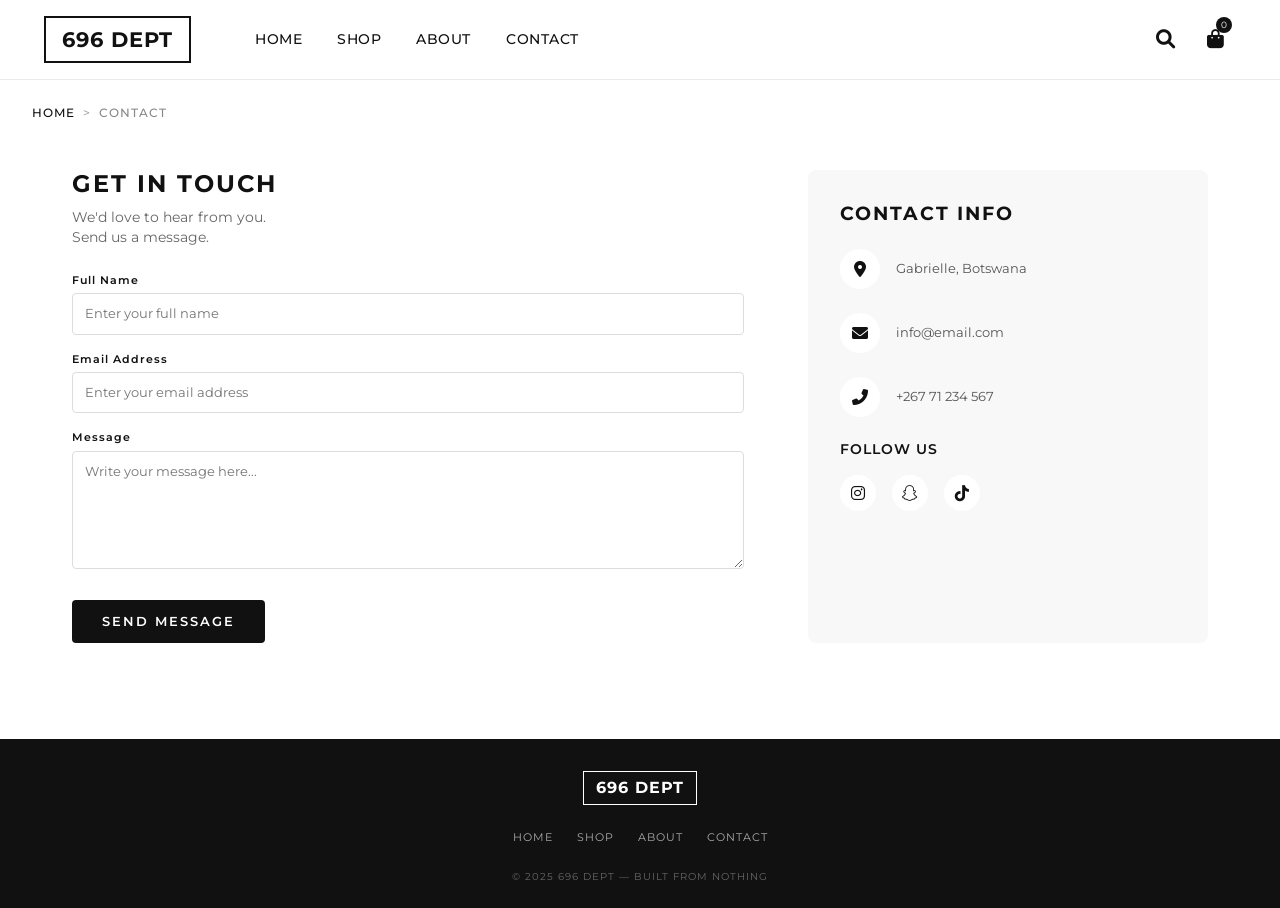
<file: contact.html>
<!DOCTYPE html>
<html lang="en">
<head>
    <meta charset="UTF-8">
    <meta name="viewport" content="width=device-width, initial-scale=1.0, user-scalable=yes">
    <meta name="description" content="Contact 696 DEPT - Get in touch with us">
    <title>Contact | 696 DEPT</title>
    
     
    <link href="https://cdn.jsdelivr.net/npm/bootstrap@5.3.0-alpha1/dist/css/bootstrap.min.css" rel="stylesheet">
     
    <link rel="stylesheet" href="https://cdnjs.cloudflare.com/ajax/libs/font-awesome/6.0.0-beta3/css/all.min.css">
     
    <link href="https://fonts.googleapis.com/css2?family=Montserrat:wght@300;400;500;600;700;800;900&display=swap" rel="stylesheet">
    
    <style>
        * {
            margin: 0;
            padding: 0;
            box-sizing: border-box;
        }
        
        body {
            font-family: 'Montserrat', sans-serif;
            background-color: #ffffff;
            color: #111111;
        }
        
        .navbar {
            background-color: #ffffff;
            padding: 1rem 2rem;
            border-bottom: 1px solid #eaeaea;
        }
        
        .container-fluid {
            display: flex;
            align-items: center;
            justify-content: space-between;
            width: 100%;
        }
        
        .left-section {
            display: flex;
            align-items: center;
            gap: 2rem;
            flex-wrap: wrap;
        }
        
        .navbar-brand {
            display: inline-block;
            font-size: 1.3rem;
            font-weight: 700;
            letter-spacing: 1px;
            color: #111111 !important;
            border: 2px solid #111111;
            padding: 6px 16px;
            text-decoration: none;
        }
        
        .nav-links {
            display: flex;
            align-items: center;
            gap: 0.2rem;
            margin: 0;
            padding: 0;
            list-style: none;
        }
        
        .nav-link {
            color: #111111 !important;
            font-weight: 500;
            font-size: 0.85rem;
            letter-spacing: 0.5px;
            padding: 0.5rem 1rem !important;
            transition: color 0.3s ease;
            text-decoration: none;
        }
        
        .nav-link:hover {
            color: #888888 !important;
        }
        
        .right-icons {
            display: flex;
            align-items: center;
            gap: 0.5rem;
        }
        
        .search-btn-header {
            background: transparent;
            border: none;
            color: #111111;
            font-size: 1.2rem;
            cursor: pointer;
            padding: 8px 12px;
        }
        
        .cart-wrapper {
            position: relative;
            display: flex;
            align-items: center;
        }
        
        .cart-icon {
            font-size: 1.2rem;
            color: #111111;
            text-decoration: none;
            padding: 8px 12px;
        }
        
        .cart-count {
            position: absolute;
            top: 0px;
            right: 4px;
            background-color: #111111;
            color: #ffffff;
            border-radius: 50%;
            min-width: 16px;
            height: 16px;
            font-size: 9px;
            display: flex;
            align-items: center;
            justify-content: center;
            padding: 0 4px;
        }
        
        .navbar-toggler {
            display: none;
            border: none;
            background: transparent;
            font-size: 1.5rem;
        }
        
        .search-modal {
            display: none;
            position: fixed;
            top: 0;
            left: 0;
            width: 100%;
            height: 100%;
            background-color: rgba(0,0,0,0.95);
            z-index: 9999;
            justify-content: center;
            align-items: center;
        }
        
        .search-modal.active {
            display: flex;
        }
        
        .search-modal-content {
            text-align: center;
            width: 90%;
            max-width: 600px;
        }
        
        .search-modal-input {
            width: 100%;
            padding: 1rem;
            font-size: 1.2rem;
            border: none;
            border-bottom: 2px solid #ffffff;
            background: transparent;
            color: white;
            outline: none;
            text-align: center;
        }
        
        .search-modal-input::placeholder {
            color: #888888;
        }
        
        .close-search {
            position: absolute;
            top: 20px;
            right: 30px;
            color: white;
            font-size: 2rem;
            cursor: pointer;
        }
        
        .breadcrumb {
            padding: 1.5rem 2rem 0;
            background: transparent;
        }
        
        .breadcrumb a {
            color: #111111;
            text-decoration: none;
            font-size: 0.75rem;
            font-weight: 500;
            letter-spacing: 1px;
        }
        
        .breadcrumb span {
            color: #888888;
            font-size: 0.75rem;
            font-weight: 500;
            letter-spacing: 1px;
        }
        
        .breadcrumb .separator {
            margin: 0 0.5rem;
            color: #aaaaaa;
        }
        
        .page-title {
            font-size: 1.8rem;
            font-weight: 700;
            letter-spacing: 2px;
            margin: 1rem 2rem 2rem;
            color: #111111;
        }
        
        .contact-container {
            display: flex;
            gap: 4rem;
            max-width: 1200px;
            margin: 0 auto;
            padding: 2rem 2rem 4rem;
            flex-wrap: wrap;
        }
        
        .contact-form-section {
            flex: 2;
            min-width: 300px;
        }
        
        .contact-title {
            font-size: 1.5rem;
            font-weight: 700;
            letter-spacing: 2px;
            margin-bottom: 0.5rem;
            color: #111111;
        }
        
        .contact-subtitle {
            color: #666666;
            font-size: 0.85rem;
            margin-bottom: 1.5rem;
        }
        
        .form-group {
            margin-bottom: 1rem;
        }
        
        .form-label {
            font-size: 0.7rem;
            font-weight: 600;
            letter-spacing: 1px;
            margin-bottom: 0.3rem;
            display: block;
            color: #111111;
        }
        
        .form-input {
            width: 100%;
            padding: 10px 12px;
            border: 1px solid #dddddd;
            font-size: 0.8rem;
            transition: all 0.3s ease;
            background-color: #ffffff;
            border-radius: 4px;
        }
        
        .form-input:focus {
            outline: none;
            border-color: #111111;
        }
        
        .form-textarea {
            width: 100%;
            padding: 10px 12px;
            border: 1px solid #dddddd;
            font-size: 0.8rem;
            transition: all 0.3s ease;
            background-color: #ffffff;
            border-radius: 4px;
            font-family: 'Montserrat', sans-serif;
            resize: vertical;
        }
        
        .form-textarea:focus {
            outline: none;
            border-color: #111111;
        }
        
        .btn-send {
            background-color: #111111;
            color: #ffffff;
            border: none;
            padding: 12px 30px;
            font-size: 0.8rem;
            font-weight: 600;
            letter-spacing: 2px;
            cursor: pointer;
            transition: all 0.3s ease;
            border-radius: 4px;
            margin-top: 0.5rem;
        }
        
        .btn-send:hover {
            background-color: #333333;
        }
        
        .contact-info-section {
            flex: 1;
            min-width: 250px;
            background-color: #f8f8f8;
            padding: 2rem;
            border-radius: 8px;
        }
        
        .info-title {
            font-size: 1.2rem;
            font-weight: 700;
            letter-spacing: 2px;
            margin-bottom: 1.5rem;
            color: #111111;
        }
        
        .info-item {
            display: flex;
            align-items: center;
            gap: 1rem;
            margin-bottom: 1.5rem;
        }
        
        .info-icon {
            width: 40px;
            height: 40px;
            background-color: #ffffff;
            border-radius: 50%;
            display: flex;
            align-items: center;
            justify-content: center;
            font-size: 1rem;
            color: #111111;
        }
        
        .info-text {
            flex: 1;
        }
        
        .info-text p {
            font-size: 0.8rem;
            color: #555555;
            margin: 0;
            line-height: 1.4;
        }
        
        .follow-title {
            font-size: 0.9rem;
            font-weight: 600;
            letter-spacing: 1px;
            margin: 1.5rem 0 1rem;
            color: #111111;
        }
        
        .social-icons {
            display: flex;
            gap: 1rem;
        }
        
        .social-icons a {
            width: 36px;
            height: 36px;
            background-color: #ffffff;
            border-radius: 50%;
            display: flex;
            align-items: center;
            justify-content: center;
            color: #111111;
            font-size: 1rem;
            transition: all 0.3s ease;
            text-decoration: none;
        }
        
        .social-icons a:hover {
            background-color: #111111;
            color: #ffffff;
            transform: translateY(-2px);
        }
        
        .toast-notification {
            position: fixed;
            top: 90px;
            right: 20px;
            background-color: #111111;
            color: #ffffff;
            padding: 12px 20px;
            border-radius: 8px;
            display: flex;
            align-items: center;
            gap: 12px;
            z-index: 10000;
            box-shadow: 0 4px 12px rgba(0,0,0,0.15);
            transform: translateX(400px);
            transition: transform 0.3s ease;
            font-size: 0.85rem;
            min-width: 280px;
        }
        
        .toast-notification.show {
            transform: translateX(0);
        }
        
        .toast-icon {
            background-color: #4CAF50;
            border-radius: 50%;
            width: 24px;
            height: 24px;
            display: flex;
            align-items: center;
            justify-content: center;
            font-size: 12px;
        }
        
        .toast-content {
            flex: 1;
        }
        
        .toast-title {
            font-weight: 600;
            margin-bottom: 2px;
        }
        
        .toast-message {
            font-size: 0.7rem;
            color: #cccccc;
        }
        
        .toast-close {
            cursor: pointer;
            color: #888888;
            font-size: 0.8rem;
        }
        
        .footer {
            background-color: #111111;
            padding: 2rem 2rem 1.5rem;
            margin-top: 2rem;
        }
        
        .footer-container {
            max-width: 1200px;
            margin: 0 auto;
            text-align: center;
        }
        
        .footer-logo {
            display: inline-block;
            font-size: 1rem;
            font-weight: 700;
            letter-spacing: 1px;
            color: #ffffff !important;
            border: 1px solid #ffffff;
            padding: 4px 12px;
            text-decoration: none;
            margin-bottom: 1.5rem;
        }
        
        .footer-links {
            display: flex;
            justify-content: center;
            gap: 1.5rem;
            flex-wrap: wrap;
            margin-bottom: 1.5rem;
        }
        
        .footer-links a {
            color: #aaaaaa;
            text-decoration: none;
            font-size: 0.7rem;
            letter-spacing: 1px;
        }
        
        .footer-links a:hover {
            color: #ffffff;
        }
        
        .footer-copyright p {
            color: #666666;
            font-size: 0.6rem;
            letter-spacing: 1px;
            margin: 0;
        }
        
        @media (max-width: 992px) {
            .navbar-toggler {
                display: block;
                order: 2;
            }
            .right-icons {
                order: 1;
            }
            .left-section {
                order: 0;
                flex: 1;
            }
            .nav-links {
                display: none;
                flex-direction: column;
                width: 100%;
                margin-top: 1rem;
            }
            .nav-links.show {
                display: flex;
            }
            .contact-container {
                flex-direction: column;
                gap: 2rem;
                padding: 1.5rem;
            }
            .toast-notification {
                top: 75px;
                right: 10px;
                left: 10px;
                min-width: auto;
            }
        }
        
        @media (max-width: 768px) {
            .navbar {
                padding: 0.8rem 1rem;
            }
            .navbar-brand {
                font-size: 1rem;
                padding: 4px 12px;
            }
            .breadcrumb {
                padding: 1rem 1rem 0;
            }
            .page-title {
                font-size: 1.4rem;
                margin: 0.5rem 1rem 1.5rem;
            }
            .contact-title {
                font-size: 1.2rem;
            }
            .footer {
                padding: 1.5rem 1rem 1rem;
            }
        }
    </style>
</head>
<body>

 
<nav class="navbar">
    <div class="container-fluid">
        <div class="left-section">
            <a class="navbar-brand" href="index.html">696 DEPT</a>
            <div class="nav-links" id="navLinks">
                <a class="nav-link" href="index.html">HOME</a>
                <a class="nav-link" href="shop.html">SHOP</a>
                <a class="nav-link" href="about.html">ABOUT</a>
                <a class="nav-link" href="contact.html">CONTACT</a>
            </div>
        </div>
        <div class="right-icons">
            <button class="search-btn-header" onclick="openSearchModal()"><i class="fas fa-search"></i></button>
            <div class="cart-wrapper">
                <a href="cart.html" class="cart-icon"><i class="fas fa-shopping-bag"></i><span class="cart-count" id="cartCount">0</span></a>
            </div>
        </div>
        <button class="navbar-toggler" onclick="toggleMobileMenu()"><i class="fas fa-bars"></i></button>
    </div>
</nav>

 
<div id="searchModal" class="search-modal">
    <span class="close-search" onclick="closeSearchModal()">&times;</span>
    <div class="search-modal-content">
        <input type="text" id="searchInput" class="search-modal-input" placeholder="Search products...">
        <button onclick="performSearch()" style="margin-top: 20px; background: white; border: none; padding: 10px 30px; cursor: pointer; font-weight: 600;">SEARCH</button>
    </div>
</div>

<div id="toastNotification" class="toast-notification">
    <div class="toast-icon"><i class="fas fa-check"></i></div>
    <div class="toast-content">
        <div class="toast-title">Success</div>
        <div class="toast-message" id="toastMessage"></div>
    </div>
    <div class="toast-close" onclick="closeToast()"><i class="fas fa-times"></i></div>
</div>

 
<div class="breadcrumb">
    <a href="index.html">HOME</a>
    <span class="separator">></span>
    <span>CONTACT</span>
</div>

 
<div class="contact-container">
    
    <div class="contact-form-section">
        <h1 class="contact-title">GET IN TOUCH</h1>
        <p class="contact-subtitle">We'd love to hear from you.<br>Send us a message.</p>
        
        <form id="contactForm" onsubmit="submitContactForm(event)">
            <div class="form-group">
                <label class="form-label">Full Name</label>
                <input type="text" id="fullName" class="form-input" placeholder="Enter your full name" required>
            </div>
            <div class="form-group">
                <label class="form-label">Email Address</label>
                <input type="email" id="email" class="form-input" placeholder="Enter your email address" required>
            </div>
            <div class="form-group">
                <label class="form-label">Message</label>
                <textarea id="message" class="form-textarea" rows="5" placeholder="Write your message here..." required></textarea>
            </div>
            <button type="submit" class="btn-send">SEND MESSAGE</button>
        </form>
    </div>
    
   
    <div class="contact-info-section">
        <h2 class="info-title">CONTACT INFO</h2>
        
        <div class="info-item">
            <div class="info-icon">
                <i class="fas fa-map-marker-alt"></i>
            </div>
            <div class="info-text">
                <p>Gabrielle, Botswana</p>
            </div>
        </div>
        
        <div class="info-item">
            <div class="info-icon">
                <i class="fas fa-envelope"></i>
            </div>
            <div class="info-text">
                <p>info@email.com</p>
            </div>
        </div>
        
        <div class="info-item">
            <div class="info-icon">
                <i class="fas fa-phone-alt"></i>
            </div>
            <div class="info-text">
                <p>+267 71 234 567</p>
            </div>
        </div>
        
        <h3 class="follow-title">FOLLOW US</h3>
        <div class="social-icons">
            <a href="#" aria-label="Instagram"><i class="fab fa-instagram"></i></a>
            <a href="#" aria-label="Snapchat"><i class="fab fa-snapchat"></i></a>
            <a href="#" aria-label="TikTok"><i class="fab fa-tiktok"></i></a>
        </div>
    </div>
</div>

<footer class="footer">
    <div class="footer-container">
        <div class="footer-brand">
            <a href="index.html" class="footer-logo">696 DEPT</a>
        </div>
        <div class="footer-links">
            <a href="index.html">HOME</a>
            <a href="shop.html">SHOP</a>
            <a href="about.html">ABOUT</a>
            <a href="contact.html">CONTACT</a>
        </div>
        <div class="footer-copyright">
             <p>© 2025 696 DEPT — BUILT FROM NOTHING</p>
        </div>
    </div>
</footer>

<script>
    let toastTimeout;
    
    function showToast(message) {
        const toast = document.getElementById('toastNotification');
        const toastMessage = document.getElementById('toastMessage');
        
        if (toastTimeout) clearTimeout(toastTimeout);
        
        toastMessage.innerText = message;
        toast.classList.add('show');
        
        toastTimeout = setTimeout(() => {
            toast.classList.remove('show');
        }, 3000);
    }
    
    function closeToast() {
        const toast = document.getElementById('toastNotification');
        toast.classList.remove('show');
        if (toastTimeout) clearTimeout(toastTimeout);
    }
    
    function submitContactForm(event) {
        event.preventDefault();
        
        const fullName = document.getElementById('fullName').value;
        const email = document.getElementById('email').value;
        const message = document.getElementById('message').value;
        
        if (!fullName || !email || !message) {
            showToast('Please fill in all fields');
            return;
        }
        
        if (!email.includes('@') || !email.includes('.')) {
            showToast('Please enter a valid email address');
            return;
        }
        
        showToast(`Thank you ${fullName}! Your message has been sent. We'll get back to you soon.`);
        
        document.getElementById('contactForm').reset();
    }
    
    function updateCartCount() {
        const cart = JSON.parse(localStorage.getItem('cart') || '[]');
        const totalItems = cart.reduce((sum, item) => sum + item.quantity, 0);
        const elem = document.getElementById('cartCount');
        if (elem) elem.innerText = totalItems;
    }
    
    function toggleMobileMenu() {
        document.getElementById('navLinks').classList.toggle('show');
    }
    
    function openSearchModal() {
        document.getElementById('searchModal').classList.add('active');
        setTimeout(() => { document.getElementById('searchInput').focus(); }, 100);
    }
    
    function closeSearchModal() {
        document.getElementById('searchModal').classList.remove('active');
    }
    
    function performSearch() {
        const term = document.getElementById('searchInput').value.trim();
        if (term) window.location.href = `shop.html?search=${encodeURIComponent(term)}`;
        closeSearchModal();
    }
    
    document.addEventListener('keydown', function(e) {
        if (e.key === 'Escape') closeSearchModal();
    });
    
    document.addEventListener('DOMContentLoaded', function() {
        updateCartCount();
    });
</script>
</body>
</html>
</file>
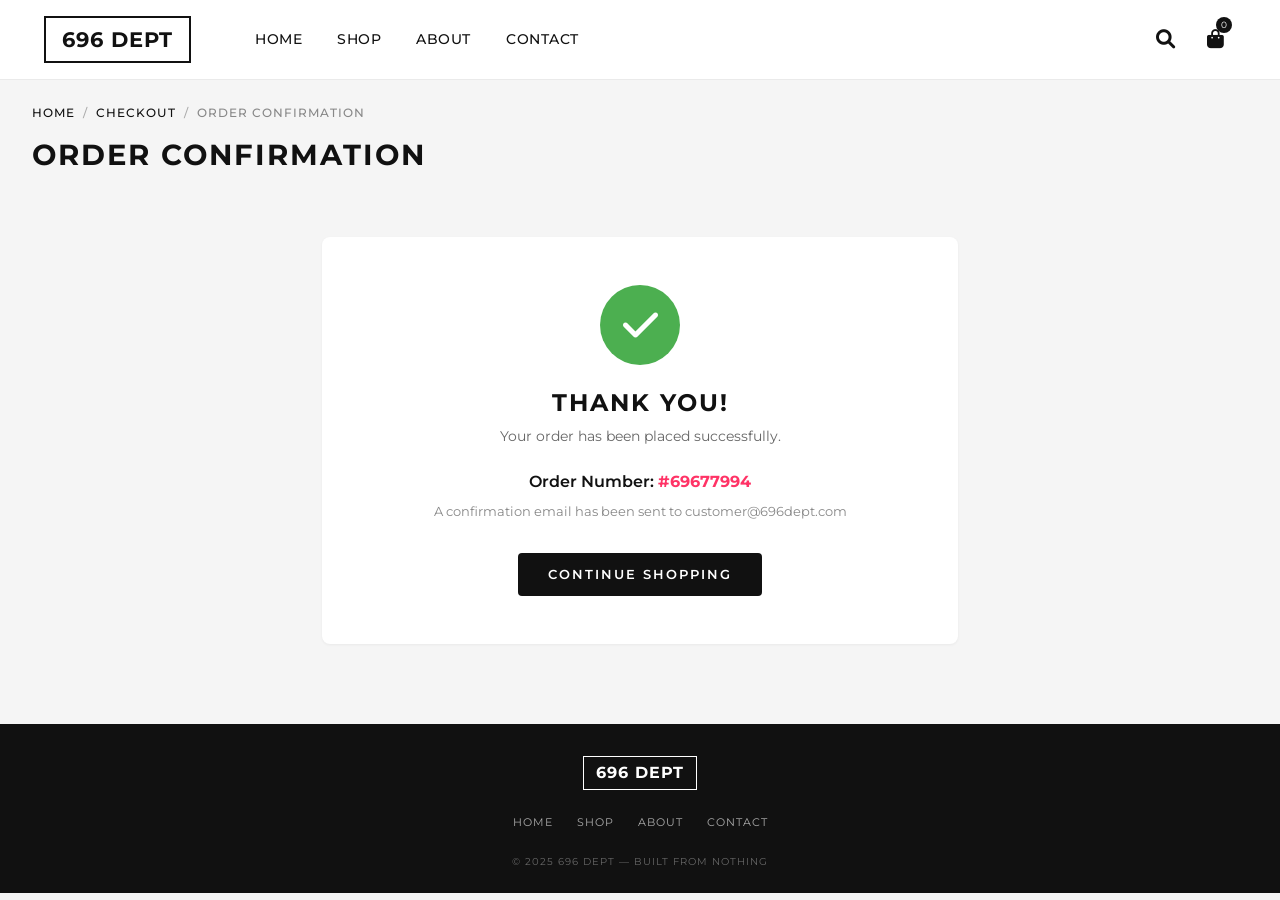
<file: order-confirmation.html>
<!DOCTYPE html>
<html lang="en">
<head>
    <meta charset="UTF-8">
    <meta name="viewport" content="width=device-width, initial-scale=1.0, user-scalable=yes">
    <meta name="description" content="Order Confirmation - 696 DEPT">
    <title>Order Confirmation | 696 DEPT</title>
    
 
    <link href="https://cdn.jsdelivr.net/npm/bootstrap@5.3.0-alpha1/dist/css/bootstrap.min.css" rel="stylesheet">
 
    <link rel="stylesheet" href="https://cdnjs.cloudflare.com/ajax/libs/font-awesome/6.0.0-beta3/css/all.min.css">
 
    <link href="https://fonts.googleapis.com/css2?family=Montserrat:wght@300;400;500;600;700;800;900&display=swap" rel="stylesheet">
    
    <style>
        * {
            margin: 0;
            padding: 0;
            box-sizing: border-box;
        }
        
        body {
            font-family: 'Montserrat', sans-serif;
            background-color: #f5f5f5;
            color: #111111;
        }
   
        .navbar {
            background-color: #ffffff;
            padding: 1rem 2rem;
            border-bottom: 1px solid #eaeaea;
        }
        
        .container-fluid {
            display: flex;
            align-items: center;
            justify-content: space-between;
            width: 100%;
        }
        
        .left-section {
            display: flex;
            align-items: center;
            gap: 2rem;
            flex-wrap: wrap;
        }

        .navbar-brand {
            display: inline-block;
            font-size: 1.3rem;
            font-weight: 700;
            letter-spacing: 1px;
            color: #111111 !important;
            border: 2px solid #111111;
            padding: 6px 16px;
            text-decoration: none;
        }

        .nav-links {
            display: flex;
            align-items: center;
            gap: 0.2rem;
            margin: 0;
            padding: 0;
            list-style: none;
        }
        
        .nav-link {
            color: #111111 !important;
            font-weight: 500;
            font-size: 0.85rem;
            letter-spacing: 0.5px;
            padding: 0.5rem 1rem !important;
            transition: color 0.3s ease;
            text-decoration: none;
        }
        
        .nav-link:hover {
            color: #888888 !important;
        }

        .right-icons {
            display: flex;
            align-items: center;
            gap: 0.5rem;
        }
        
        .search-btn-header {
            background: transparent;
            border: none;
            color: #111111;
            font-size: 1.2rem;
            cursor: pointer;
            padding: 8px 12px;
        }
        
        .cart-wrapper {
            position: relative;
            display: flex;
            align-items: center;
        }
        
        .cart-icon {
            font-size: 1.2rem;
            color: #111111;
            text-decoration: none;
            padding: 8px 12px;
        }
        
        .cart-count {
            position: absolute;
            top: 0px;
            right: 4px;
            background-color: #111111;
            color: #ffffff;
            border-radius: 50%;
            min-width: 16px;
            height: 16px;
            font-size: 9px;
            display: flex;
            align-items: center;
            justify-content: center;
            padding: 0 4px;
        }
        
        .navbar-toggler {
            display: none;
            border: none;
            background: transparent;
            font-size: 1.5rem;
        }

        .search-modal {
            display: none;
            position: fixed;
            top: 0;
            left: 0;
            width: 100%;
            height: 100%;
            background-color: rgba(0,0,0,0.95);
            z-index: 9999;
            justify-content: center;
            align-items: center;
        }
        
        .search-modal.active {
            display: flex;
        }
        
        .search-modal-content {
            text-align: center;
            width: 90%;
            max-width: 600px;
        }
        
        .search-modal-input {
            width: 100%;
            padding: 1rem;
            font-size: 1.2rem;
            border: none;
            border-bottom: 2px solid #ffffff;
            background: transparent;
            color: white;
            outline: none;
            text-align: center;
        }
        
        .search-modal-input::placeholder {
            color: #888888;
        }
        
        .close-search {
            position: absolute;
            top: 20px;
            right: 30px;
            color: white;
            font-size: 2rem;
            cursor: pointer;
        }

        .breadcrumb {
            padding: 1.5rem 2rem 0;
            background: transparent;
        }
        
        .breadcrumb a {
            color: #111111;
            text-decoration: none;
            font-size: 0.75rem;
            font-weight: 500;
            letter-spacing: 1px;
        }
        
        .breadcrumb span {
            color: #888888;
            font-size: 0.75rem;
            font-weight: 500;
            letter-spacing: 1px;
        }
        
        .breadcrumb .separator {
            margin: 0 0.5rem;
            color: #aaaaaa;
        }

        .page-title {
            font-size: 1.8rem;
            font-weight: 700;
            letter-spacing: 2px;
            margin: 1rem 2rem 2rem;
            color: #111111;
        }
  
        .confirmation-container {
            max-width: 700px;
            margin: 0 auto;
            padding: 2rem;
        }
        
        .confirmation-box {
            background-color: #ffffff;
            border-radius: 8px;
            padding: 3rem;
            text-align: center;
            box-shadow: 0 1px 3px rgba(0,0,0,0.05);
        }
        
        .success-checkmark {
            width: 80px;
            height: 80px;
            margin: 0 auto 1.5rem;
        }
        
        .checkmark-circle {
            width: 80px;
            height: 80px;
            background-color: #4CAF50;
            border-radius: 50%;
            display: flex;
            align-items: center;
            justify-content: center;
            animation: scaleIn 0.3s ease;
        }
        
        .checkmark-circle i {
            font-size: 2.5rem;
            color: #ffffff;
        }
        
        @keyframes scaleIn {
            0% {
                transform: scale(0);
                opacity: 0;
            }
            100% {
                transform: scale(1);
                opacity: 1;
            }
        }
        
        .thank-you-title {
            font-size: 1.5rem;
            font-weight: 700;
            letter-spacing: 2px;
            margin-bottom: 0.5rem;
            color: #111111;
        }
        
        .order-message {
            color: #666666;
            font-size: 0.85rem;
            margin-bottom: 1.5rem;
        }
        
        .order-number {
            font-size: 1rem;
            font-weight: 600;
            margin-bottom: 0.5rem;
            color: #111111;
        }
        
        .order-number span {
            color: #ff3366;
            font-weight: 700;
        }
        
        .order-email {
            font-size: 0.8rem;
            color: #888888;
            margin-bottom: 2rem;
        }
        
        .continue-btn {
            background-color: #111111;
            border: none;
            color: #ffffff;
            padding: 12px 30px;
            font-size: 0.8rem;
            font-weight: 600;
            letter-spacing: 2px;
            cursor: pointer;
            transition: all 0.3s ease;
            text-decoration: none;
            display: inline-block;
            border-radius: 4px;
        }
        
        .continue-btn:hover {
            background-color: #333333;
        }
        
        /* Footer */
        .footer {
            background-color: #111111;
            padding: 2rem 2rem 1.5rem;
            margin-top: 3rem;
        }
        
        .footer-container {
            max-width: 1200px;
            margin: 0 auto;
            text-align: center;
        }
        
        .footer-logo {
            display: inline-block;
            font-size: 1rem;
            font-weight: 700;
            letter-spacing: 1px;
            color: #ffffff !important;
            border: 1px solid #ffffff;
            padding: 4px 12px;
            text-decoration: none;
            margin-bottom: 1.5rem;
        }
        
        .footer-links {
            display: flex;
            justify-content: center;
            gap: 1.5rem;
            flex-wrap: wrap;
            margin-bottom: 1.5rem;
        }
        
        .footer-links a {
            color: #aaaaaa;
            text-decoration: none;
            font-size: 0.7rem;
            letter-spacing: 1px;
        }
        
        .footer-links a:hover {
            color: #ffffff;
        }
        
        .footer-copyright p {
            color: #666666;
            font-size: 0.6rem;
            letter-spacing: 1px;
            margin: 0;
        }

        @media (max-width: 992px) {
            .navbar-toggler {
                display: block;
                order: 2;
            }
            
            .right-icons {
                order: 1;
            }
            
            .left-section {
                order: 0;
                flex: 1;
            }
            
            .nav-links {
                display: none;
                flex-direction: column;
                width: 100%;
                margin-top: 1rem;
            }
            
            .nav-links.show {
                display: flex;
            }
            
            .nav-link {
                padding: 0.8rem !important;
                border-bottom: 1px solid #eeeeee;
                text-align: center;
                display: block;
            }
            
            .confirmation-box {
                padding: 2rem;
            }
        }
        
        @media (max-width: 768px) {
            .navbar {
                padding: 0.8rem 1rem;
            }
            
            .navbar-brand {
                font-size: 1rem;
                padding: 4px 12px;
            }
            
            .breadcrumb {
                padding: 1rem 1rem 0;
            }
            
            .page-title {
                font-size: 1.4rem;
                margin: 0.5rem 1rem 1.5rem;
            }
            
            .confirmation-container {
                padding: 1rem;
            }
            
            .confirmation-box {
                padding: 1.5rem;
            }
            
            .thank-you-title {
                font-size: 1.2rem;
            }
            
            .success-checkmark {
                width: 60px;
                height: 60px;
            }
            
            .checkmark-circle {
                width: 60px;
                height: 60px;
            }
            
            .checkmark-circle i {
                font-size: 1.8rem;
            }
            
            .footer {
                padding: 1.5rem 1rem 1rem;
            }
            
            .footer-links {
                gap: 1rem;
            }
        }
        
        @media (max-width: 480px) {
            .navbar-brand {
                font-size: 0.85rem;
                padding: 3px 10px;
            }
            
            .page-title {
                font-size: 1.1rem;
            }
        }
    </style>
</head>
<body>

 
<nav class="navbar">
    <div class="container-fluid">
         
        <div class="left-section">
             
            <a class="navbar-brand" href="index.html">696 DEPT</a>
            
             
            <div class="nav-links" id="navLinks">
                <a class="nav-link" href="index.html">HOME</a>
                <a class="nav-link" href="shop.html">SHOP</a>
                <a class="nav-link" href="about.html">ABOUT</a>
                <a class="nav-link" href="contact.html">CONTACT</a>
            </div>
        </div>
        
         
        <div class="right-icons">
             
            <button class="search-btn-header" onclick="openSearchModal()">
                <i class="fas fa-search"></i>
            </button>
            
             
            <div class="cart-wrapper">
                <a href="cart.html" class="cart-icon">
                    <i class="fas fa-shopping-bag"></i>
                    <span class="cart-count" id="cartCount">0</span>
                </a>
            </div>
        </div>
        
        
        <button class="navbar-toggler" onclick="toggleMobileMenu()">
            <i class="fas fa-bars"></i>
        </button>
    </div>
</nav>

 
<div id="searchModal" class="search-modal">
    <span class="close-search" onclick="closeSearchModal()">&times;</span>
    <div class="search-modal-content">
        <input type="text" id="searchInput" class="search-modal-input" placeholder="Search products...">
        <button onclick="performSearch()" style="margin-top: 20px; background: white; border: none; padding: 10px 30px; cursor: pointer; font-weight: 600;">SEARCH</button>
    </div>
</div>

 
<div class="breadcrumb">
    <a href="index.html">HOME</a>
    <span class="separator">/</span>
    <a href="checkout.html">CHECKOUT</a>
    <span class="separator">/</span>
    <span>ORDER CONFIRMATION</span>
</div>


<h1 class="page-title">ORDER CONFIRMATION</h1>

 
<div class="confirmation-container">
    <div class="confirmation-box">
         
        <div class="success-checkmark">
            <div class="checkmark-circle">
                <i class="fas fa-check"></i>
            </div>
        </div>
        
        
        <h2 class="thank-you-title">THANK YOU!</h2>
        <p class="order-message">Your order has been placed successfully.</p>
        
         
        <div class="order-number" id="orderNumberDisplay">Order Number: <span>#69612345</span></div>
        
       
        <div class="order-email" id="orderEmailDisplay">A confirmation email has been sent to youremail@example.com</div>
        
        
        <a href="shop.html" class="continue-btn">CONTINUE SHOPPING</a>
    </div>
</div>

 
<footer class="footer">
    <div class="footer-container">
        <div class="footer-brand">
            <a href="index.html" class="footer-logo">696 DEPT</a>
        </div>
        <div class="footer-links">
            <a href="index.html">HOME</a>
            <a href="shop.html">SHOP</a>
            <a href="about.html">ABOUT</a>
            <a href="contact.html">CONTACT</a>
        </div>
        <div class="footer-copyright">
             <p>© 2025 696 DEPT — BUILT FROM NOTHING</p>
        </div>
    </div>
</footer>

<script>
  
    function loadOrderConfirmation() {
         
        let order = JSON.parse(localStorage.getItem('lastOrder'));
        
         
        if (!order) {
            order = JSON.parse(localStorage.getItem('pendingOrder'));
        }
        
         
        const orderNumberDisplay = document.getElementById('orderNumberDisplay');
        if (order && order.orderNumber) {
            orderNumberDisplay.innerHTML = `Order Number: <span>#${order.orderNumber}</span>`;
        } else if (order && order.orderId) {
            orderNumberDisplay.innerHTML = `Order Number: <span>#${order.orderId}</span>`;
        } else {
            orderNumberDisplay.innerHTML = `Order Number: <span>#696${Math.floor(Math.random() * 100000)}</span>`;
        }
        
        let customerEmail = 'customer@696dept.com';
        if (order && order.customer && order.customer.email) {
            customerEmail = order.customer.email;
        } else if (order && order.email) {
            customerEmail = order.email;
        }
        document.getElementById('orderEmailDisplay').innerHTML = `A confirmation email has been sent to ${customerEmail}`;
        
        localStorage.removeItem('cart');
        localStorage.removeItem('pendingOrder');

        updateCartCount();
    }
    
    function updateCartCount() {
        const cart = JSON.parse(localStorage.getItem('cart') || '[]');
        const totalItems = cart.reduce((sum, item) => sum + item.quantity, 0);
        const elem = document.getElementById('cartCount');
        if (elem) elem.innerText = totalItems;
    }
    
    function toggleMobileMenu() {
        const navLinks = document.getElementById('navLinks');
        navLinks.classList.toggle('show');
    }
    
    function openSearchModal() {
        document.getElementById('searchModal').classList.add('active');
        setTimeout(() => { document.getElementById('searchInput').focus(); }, 100);
    }
    
    function closeSearchModal() {
        document.getElementById('searchModal').classList.remove('active');
    }
    
    function performSearch() {
        const term = document.getElementById('searchInput').value.trim();
        if (term) window.location.href = `shop.html?search=${encodeURIComponent(term)}`;
        closeSearchModal();
    }
    
    document.addEventListener('keydown', function(e) {
        if (e.key === 'Escape') closeSearchModal();
    });
    
    document.addEventListener('DOMContentLoaded', function() {
        loadOrderConfirmation();
    });
</script>
</body>
</html>
</file>
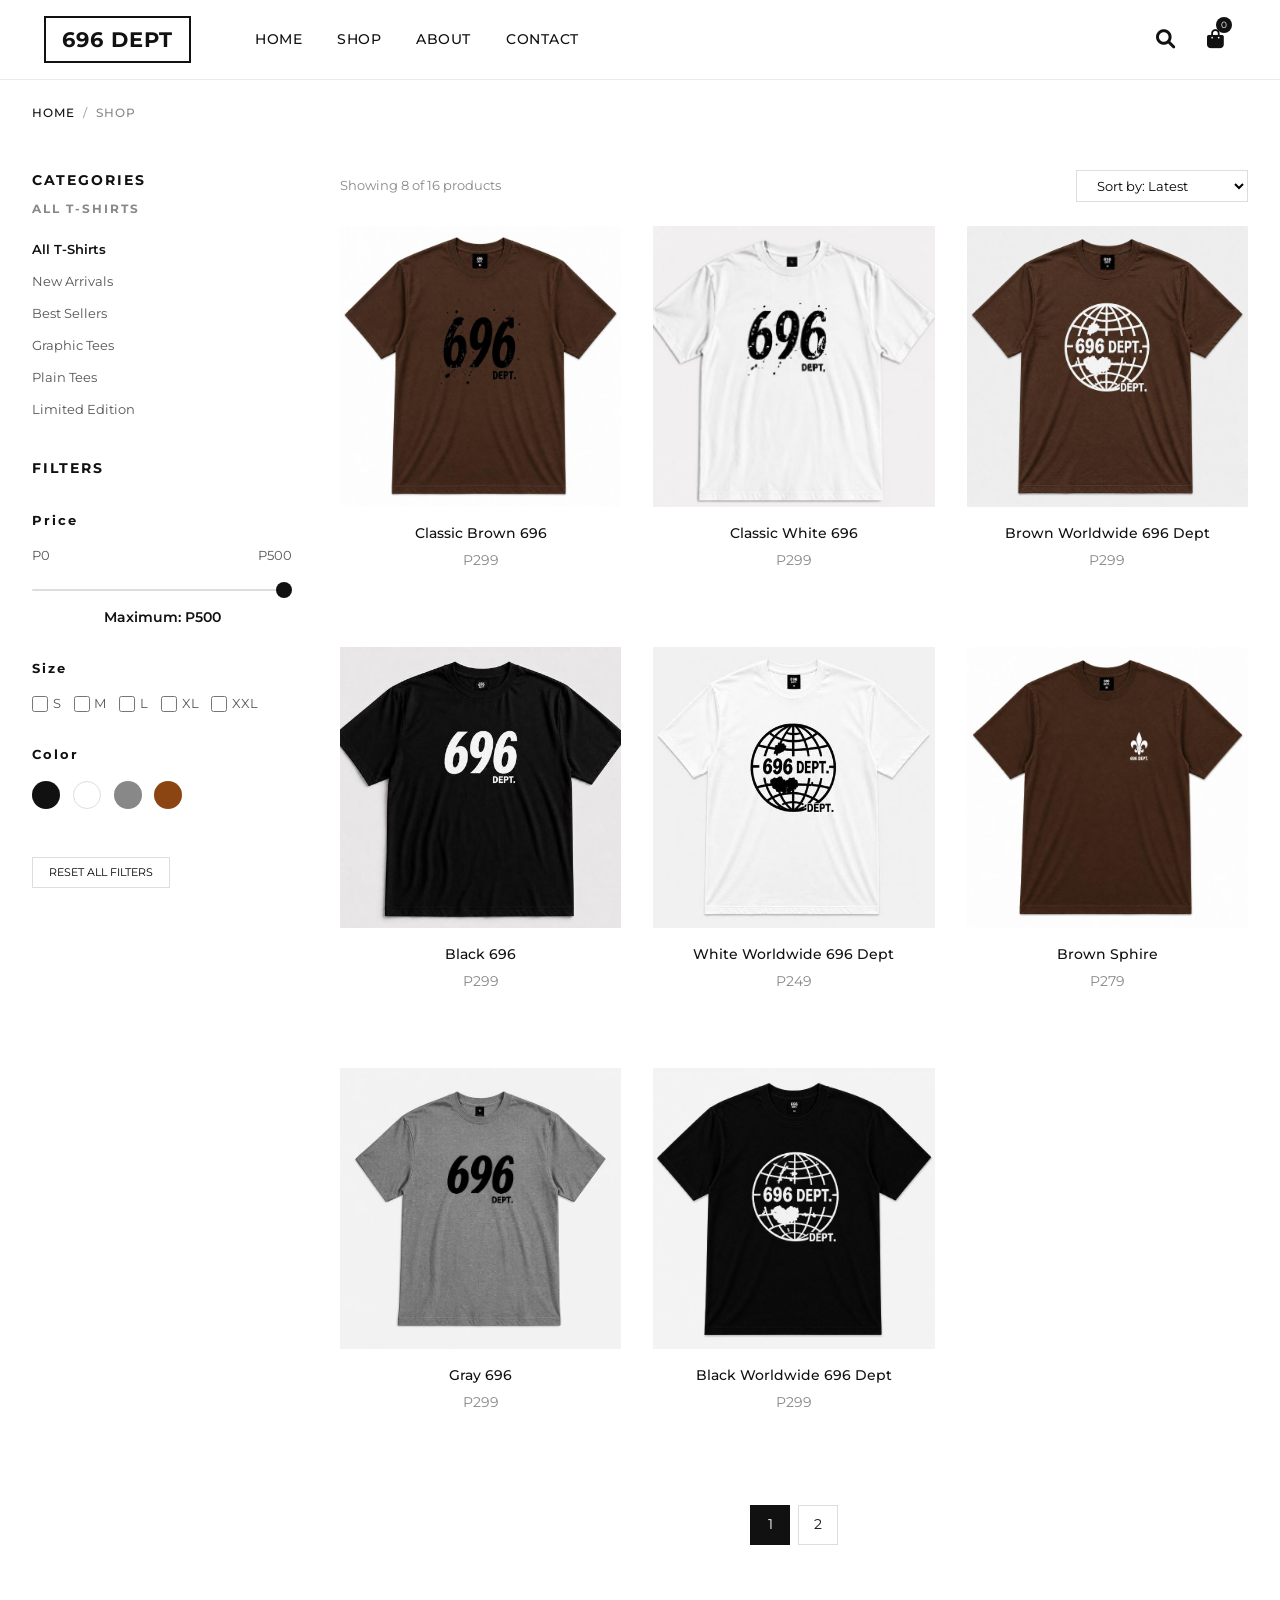
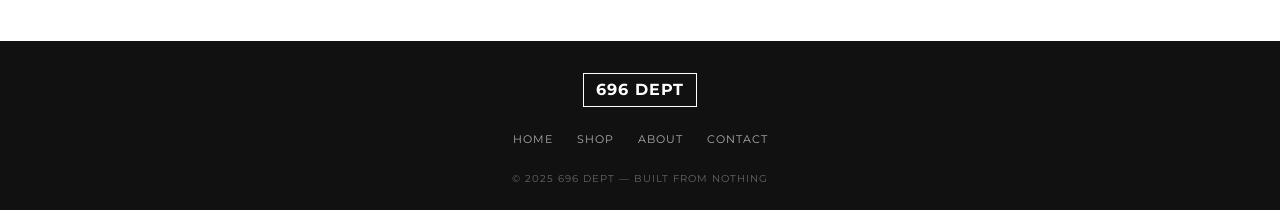
<file: product.html>
<!DOCTYPE html>
<html lang="en">
<head>
    <meta charset="UTF-8">
    <meta name="viewport" content="width=device-width, initial-scale=1.0, user-scalable=yes">
    <meta name="description" content="Product Details - 696 DEPT">
    <title>Product | 696 DEPT</title>
    
 
    <link href="https://cdn.jsdelivr.net/npm/bootstrap@5.3.0-alpha1/dist/css/bootstrap.min.css" rel="stylesheet">
 
    <link rel="stylesheet" href="https://cdnjs.cloudflare.com/ajax/libs/font-awesome/6.0.0-beta3/css/all.min.css">
 
    <link href="https://fonts.googleapis.com/css2?family=Montserrat:wght@300;400;500;600;700;800;900&display=swap" rel="stylesheet">
    
    <style>
        * {
            margin: 0;
            padding: 0;
            box-sizing: border-box;
        }
        
        body {
            font-family: 'Montserrat', sans-serif;
            background-color: #ffffff;
            color: #111111;
        }
        
        /* Navigation */
        .navbar {
            background-color: #ffffff;
            padding: 1rem 2rem;
            border-bottom: 1px solid #eaeaea;
            position: relative;
        }
        
        .container-fluid {
            display: flex;
            align-items: center;
            justify-content: space-between;
            width: 100%;
        }
        
        .left-section {
            display: flex;
            align-items: center;
            gap: 2rem;
            flex-wrap: wrap;
        }
        
        .navbar-brand {
            display: inline-block;
            font-size: 1.3rem;
            font-weight: 700;
            letter-spacing: 1px;
            color: #111111 !important;
            border: 2px solid #111111;
            padding: 6px 16px;
            text-decoration: none;
        }
        
        .nav-links {
            display: flex;
            align-items: center;
            gap: 0.2rem;
            margin: 0;
            padding: 0;
            list-style: none;
        }
        
        .nav-link {
            color: #111111 !important;
            font-weight: 500;
            font-size: 0.85rem;
            letter-spacing: 0.5px;
            padding: 0.5rem 1rem !important;
            transition: color 0.3s ease;
            text-decoration: none;
        }
        
        .nav-link:hover {
            color: #888888 !important;
        }
        
        .right-icons {
            display: flex;
            align-items: center;
            gap: 0.5rem;
            position: relative;
        }
        
        .search-btn-header {
            background: transparent;
            border: none;
            color: #111111;
            font-size: 1.2rem;
            cursor: pointer;
            padding: 8px 12px;
        }
        
        .cart-wrapper {
            position: relative;
            display: flex;
            align-items: center;
        }
        
        .cart-icon {
            font-size: 1.2rem;
            color: #111111;
            text-decoration: none;
            padding: 8px 12px;
        }
        
        .cart-count {
            position: absolute;
            top: 0px;
            right: 4px;
            background-color: #111111;
            color: #ffffff;
            border-radius: 50%;
            min-width: 16px;
            height: 16px;
            font-size: 9px;
            display: flex;
            align-items: center;
            justify-content: center;
            padding: 0 4px;
        }
        
        /* Toast Notification */
        .toast-notification {
            position: absolute;
            top: 50px;
            right: 0;
            background-color: #111111;
            color: #ffffff;
            padding: 10px 16px;
            border-radius: 8px;
            display: flex;
            align-items: center;
            gap: 10px;
            z-index: 10000;
            box-shadow: 0 4px 12px rgba(0,0,0,0.15);
            opacity: 0;
            visibility: hidden;
            transition: opacity 0.3s ease, visibility 0.3s ease;
            font-size: 0.8rem;
            min-width: 260px;
        }
        
        .toast-notification.show {
            opacity: 1;
            visibility: visible;
        }
        
        .toast-icon {
            background-color: #4CAF50;
            border-radius: 50%;
            width: 20px;
            height: 20px;
            display: flex;
            align-items: center;
            justify-content: center;
            font-size: 10px;
        }
        
        .toast-content {
            flex: 1;
        }
        
        .toast-title {
            font-weight: 600;
            font-size: 0.75rem;
            margin-bottom: 2px;
        }
        
        .toast-message {
            font-size: 0.65rem;
            color: #cccccc;
        }
        
        .toast-close {
            cursor: pointer;
            color: #888888;
            font-size: 0.7rem;
        }
        
        .navbar-toggler {
            display: none;
            border: none;
            background: transparent;
            font-size: 1.5rem;
        }
        
        /* Search Modal */
        .search-modal {
            display: none;
            position: fixed;
            top: 0;
            left: 0;
            width: 100%;
            height: 100%;
            background-color: rgba(0,0,0,0.95);
            z-index: 9999;
            justify-content: center;
            align-items: center;
        }
        
        .search-modal.active {
            display: flex;
        }
        
        .search-modal-content {
            text-align: center;
            width: 90%;
            max-width: 600px;
        }
        
        .search-modal-input {
            width: 100%;
            padding: 1rem;
            font-size: 1.2rem;
            border: none;
            border-bottom: 2px solid #ffffff;
            background: transparent;
            color: white;
            outline: none;
            text-align: center;
        }
        
        .close-search {
            position: absolute;
            top: 20px;
            right: 30px;
            color: white;
            font-size: 2rem;
            cursor: pointer;
        }
        
        /* Breadcrumb */
        .breadcrumb {
            padding: 1.5rem 2rem 0;
            background: transparent;
        }
        
        .breadcrumb a {
            color: #111111;
            text-decoration: none;
            font-size: 0.75rem;
            font-weight: 500;
            letter-spacing: 1px;
        }
        
        .breadcrumb span {
            color: #888888;
            font-size: 0.75rem;
            font-weight: 500;
            letter-spacing: 1px;
        }
        
        .breadcrumb .separator {
            margin: 0 0.5rem;
            color: #aaaaaa;
        }
        
        /* Product Container */
        .product-container {
            display: flex;
            gap: 4rem;
            padding: 2rem;
            max-width: 1200px;
            margin: 0 auto;
            flex-wrap: wrap;
        }
        
        .product-image-section {
            flex: 1;
            min-width: 300px;
        }
        
        .main-image {
            width: 100%;
            aspect-ratio: 1 / 1;
            background-color: #f5f5f5;
            overflow: hidden;
            border-radius: 8px;
        }
        
        .main-image img {
            width: 100%;
            height: 100%;
            object-fit: cover;
        }
        
        .product-details-section {
            flex: 1;
            min-width: 300px;
        }
        
        .product-title {
            font-size: 1.8rem;
            font-weight: 700;
            letter-spacing: 1px;
            margin-bottom: 0.5rem;
            color: #111111;
        }
        
        .product-price {
            font-size: 1.4rem;
            font-weight: 600;
            color: #111111;
            margin-bottom: 1rem;
        }
        
        .product-description {
            color: #555555;
            font-size: 0.85rem;
            line-height: 1.6;
            margin-bottom: 1.5rem;
        }
        
        .size-section {
            margin-bottom: 1.5rem;
        }
        
        .section-label {
            font-size: 0.8rem;
            font-weight: 600;
            letter-spacing: 1px;
            margin-bottom: 0.8rem;
            color: #111111;
        }
        
        .size-options {
            display: flex;
            gap: 0.8rem;
            flex-wrap: wrap;
        }
        
        .size-btn {
            width: 50px;
            height: 45px;
            display: flex;
            align-items: center;
            justify-content: center;
            border: 1px solid #dddddd;
            background: #ffffff;
            color: #111111;
            font-size: 0.8rem;
            font-weight: 500;
            cursor: pointer;
            transition: all 0.3s ease;
        }
        
        .size-btn:hover, .size-btn.active {
            background-color: #111111;
            color: #ffffff;
            border-color: #111111;
        }
        
        .color-section {
            margin-bottom: 1.5rem;
        }
        
        .color-options {
            display: flex;
            gap: 1rem;
            flex-wrap: wrap;
        }
        
        .color-option {
            display: flex;
            align-items: center;
            gap: 0.5rem;
            cursor: pointer;
        }
        
        .color-circle-small {
            width: 24px;
            height: 24px;
            border-radius: 50%;
            border: 1px solid #dddddd;
            transition: all 0.3s ease;
        }
        
        .color-option span {
            font-size: 0.8rem;
            color: #555555;
        }
        
        .color-option.active .color-circle-small {
            border: 2px solid #111111;
            box-shadow: 0 0 0 1px white, 0 0 0 3px #111111;
        }
        
        .color-option.active span {
            color: #111111;
            font-weight: 500;
        }
        
        .color-black { background-color: #111111; }
        .color-white { background-color: #ffffff; border: 1px solid #dddddd; }
        .color-gray { background-color: #888888; }
        .color-brown { background-color: #8B4513; }
        
        .quantity-section {
            margin-bottom: 1.5rem;
        }
        
        .quantity-selector {
            display: flex;
            align-items: center;
            gap: 1rem;
        }
        
        .qty-btn {
            width: 40px;
            height: 40px;
            display: flex;
            align-items: center;
            justify-content: center;
            border: 1px solid #dddddd;
            background: #ffffff;
            color: #111111;
            font-size: 1.2rem;
            cursor: pointer;
        }
        
        .qty-input {
            width: 60px;
            height: 40px;
            text-align: center;
            border: 1px solid #dddddd;
            font-size: 0.9rem;
            background: #ffffff;
        }
        
        .action-buttons {
            display: flex;
            gap: 1rem;
            margin-bottom: 2rem;
            flex-wrap: wrap;
        }
        
        .btn-add-cart {
            flex: 1;
            background-color: #ffffff;
            border: 2px solid #111111;
            color: #111111;
            padding: 12px 24px;
            font-size: 0.8rem;
            font-weight: 600;
            letter-spacing: 2px;
            cursor: pointer;
        }
        
        .btn-add-cart:hover {
            background-color: #111111;
            color: #ffffff;
        }
        
        .btn-buy-now {
            flex: 1;
            background-color: #111111;
            border: 2px solid #111111;
            color: #ffffff;
            padding: 12px 24px;
            font-size: 0.8rem;
            font-weight: 600;
            letter-spacing: 2px;
            cursor: pointer;
        }
        
        .description-section {
            margin-top: 1rem;
            padding-top: 1rem;
            border-top: 1px solid #eeeeee;
        }
        
        .description-title {
            font-size: 0.8rem;
            font-weight: 600;
            letter-spacing: 1px;
            margin-bottom: 0.8rem;
            color: #111111;
        }
        
        .description-text {
            color: #555555;
            font-size: 0.85rem;
            line-height: 1.6;
        }
        
        /* Footer */
        .footer {
            background-color: #111111;
            padding: 2rem 2rem 1.5rem;
            margin-top: 3rem;
        }
        
        .footer-container {
            max-width: 1200px;
            margin: 0 auto;
            text-align: center;
        }
        
        .footer-logo {
            display: inline-block;
            font-size: 1rem;
            font-weight: 700;
            letter-spacing: 1px;
            color: #ffffff !important;
            border: 1px solid #ffffff;
            padding: 4px 12px;
            text-decoration: none;
            margin-bottom: 1.5rem;
        }
        
        .footer-links {
            display: flex;
            justify-content: center;
            gap: 1.5rem;
            flex-wrap: wrap;
            margin-bottom: 1.5rem;
        }
        
        .footer-links a {
            color: #aaaaaa;
            text-decoration: none;
            font-size: 0.7rem;
            letter-spacing: 1px;
        }
        
        .footer-links a:hover {
            color: #ffffff;
        }
        
        .footer-copyright p {
            color: #666666;
            font-size: 0.6rem;
            letter-spacing: 1px;
            margin: 0;
        }
        
        @media (max-width: 992px) {
            .navbar-toggler {
                display: block;
                order: 2;
            }
            .right-icons {
                order: 1;
            }
            .left-section {
                order: 0;
                flex: 1;
            }
            .nav-links {
                display: none;
                flex-direction: column;
                width: 100%;
                margin-top: 1rem;
            }
            .nav-links.show {
                display: flex;
            }
            .product-container {
                flex-direction: column;
                gap: 2rem;
                padding: 1.5rem;
            }
            .toast-notification {
                right: -10px;
            }
        }
        
        @media (max-width: 768px) {
            .navbar {
                padding: 0.8rem 1rem;
            }
            .navbar-brand {
                font-size: 1rem;
                padding: 4px 12px;
            }
            .breadcrumb {
                padding: 1rem 1rem 0;
            }
            .product-title {
                font-size: 1.4rem;
            }
            .product-price {
                font-size: 1.2rem;
            }
            .toast-notification {
                right: -20px;
                min-width: 230px;
            }
        }
    </style>
</head>
<body>

 
<nav class="navbar">
    <div class="container-fluid">
        <div class="left-section">
            <a class="navbar-brand" href="index.html">696 DEPT</a>
            <div class="nav-links" id="navLinks">
                <a class="nav-link" href="index.html">HOME</a>
                <a class="nav-link" href="shop.html">SHOP</a>
                <a class="nav-link" href="about.html">ABOUT</a>
                <a class="nav-link" href="contact.html">CONTACT</a>
            </div>
        </div>
        <div class="right-icons">
            <button class="search-btn-header" onclick="openSearchModal()"><i class="fas fa-search"></i></button>
            <div class="cart-wrapper">
                <a href="cart.html" class="cart-icon"><i class="fas fa-shopping-bag"></i><span class="cart-count" id="cartCount">0</span></a>
                <div id="toastNotification" class="toast-notification">
                    <div class="toast-icon"><i class="fas fa-check"></i></div>
                    <div class="toast-content">
                        <div class="toast-title">Added to Cart</div>
                        <div class="toast-message" id="toastMessage"></div>
                    </div>
                    <div class="toast-close" onclick="closeToast()"><i class="fas fa-times"></i></div>
                </div>
            </div>
        </div>
        <button class="navbar-toggler" onclick="toggleMobileMenu()"><i class="fas fa-bars"></i></button>
    </div>
</nav>

<!-- Search Modal -->
<div id="searchModal" class="search-modal">
    <span class="close-search" onclick="closeSearchModal()">&times;</span>
    <div class="search-modal-content">
        <input type="text" id="searchInput" class="search-modal-input" placeholder="Search products...">
        <button onclick="performSearch()" style="margin-top: 20px; background: white; border: none; padding: 10px 30px; cursor: pointer; font-weight: 600;">SEARCH</button>
    </div>
</div>

 
<div class="breadcrumb">
    <a href="index.html">HOME</a>
    <span class="separator">/</span>
    <a href="shop.html">SHOP</a>
    <span class="separator">/</span>
    <span id="breadcrumbProduct">PRODUCT</span>
</div>

 
<div class="product-container">
    <div class="product-image-section">
        <div class="main-image" id="productImage">
            <img src="" alt="Product Image">
        </div>
    </div>
    
    <div class="product-details-section">
        <h1 class="product-title" id="productName">PRODUCT NAME</h1>
        <div class="product-price" id="productPrice">P0</div>
        <div class="product-description" id="productShortDesc"></div>
        
        <div class="size-section">
            <div class="section-label">Size</div>
            <div class="size-options" id="sizeOptions"></div>
        </div>
        
        <div class="color-section">
            <div class="section-label">Color</div>
            <div class="color-options" id="colorOptions"></div>
        </div>
        
        <div class="quantity-section">
            <div class="section-label">Quantity</div>
            <div class="quantity-selector">
                <button class="qty-btn" onclick="changeQuantity(-1)">-</button>
                <input type="text" id="quantity" class="qty-input" value="1" readonly>
                <button class="qty-btn" onclick="changeQuantity(1)">+</button>
            </div>
        </div>
        
        <div class="action-buttons">
            <button class="btn-add-cart" onclick="addToCart()">ADD TO CART</button>
            <button class="btn-buy-now" onclick="buyNow()">BUY NOW</button>
        </div>
        
        <div class="description-section">
            <div class="description-title">DESCRIPTION</div>
            <div class="description-text" id="productLongDesc"></div>
        </div>
    </div>
</div>

 
<footer class="footer">
    <div class="footer-container">
        <div class="footer-brand">
            <a href="index.html" class="footer-logo">696 DEPT</a>
        </div>
        <div class="footer-links">
            <a href="index.html">HOME</a>
            <a href="shop.html">SHOP</a>
            <a href="about.html">ABOUT</a>
            <a href="contact.html">CONTACT</a>
        </div>
        <div class="footer-copyright">
             <p>© 2025 696 DEPT — BUILT FROM NOTHING</p>
        </div>
    </div>
</footer>

<script>
     
    let toastTimeout;
    
    function showToast(message) {
        const toast = document.getElementById('toastNotification');
        const toastMessage = document.getElementById('toastMessage');
        if (toastTimeout) clearTimeout(toastTimeout);
        toastMessage.innerText = message;
        toast.classList.add('show');
        toastTimeout = setTimeout(() => { toast.classList.remove('show'); }, 3000);
    }
    
    function closeToast() {
        const toast = document.getElementById('toastNotification');
        toast.classList.remove('show');
        if (toastTimeout) clearTimeout(toastTimeout);
    }
    
     
    const products = {
        1: { 
            id: 1, 
            name: "Classic Brown 696", 
            price: 299, 
            shortDesc: "Bold worldwide graphic design. 100% premium cotton.", 
            longDesc: "Make a statement with this worldwide inspired tee. Features a bold graphic print and relaxed fit. Premium quality cotton for all-day comfort.",
            image: "images/brown 696.jpg", 
            sizes: ["S","M","L","XL"], 
            colors: ["brown"]
        },
        2: { 
            id: 2, 
            name: "Classic White 696", 
            price: 299, 
            shortDesc: "The iconic 696 logo tee. Essential streetwear staple.", 
            longDesc: "Classic 696 branding on premium cotton. The perfect everyday tee. Features screen-printed logo and relaxed fit.",
            image: "images/home tshirt 3.jpg", 
            sizes: ["S","M","L","XL","XXL"], 
            colors: ["white"]
        },
        3: { 
            id: 3, 
            name: "Brown Worldwide 696 Dept", 
            price: 299, 
            shortDesc: "Global inspiration meets street style.", 
            longDesc: "Graphic tee with global design elements. Premium quality fabric. Limited design.",
            image: "images/brown tshirt graphic.jpg", 
            sizes: ["M","L","XL"], 
            colors: ["brown"]
        },
        4: { 
            id: 4, 
            name: "Black 696", 
            price: 299, 
            shortDesc: "Limited spalter design. Unique graphic art.", 
            longDesc: "Artistic spalter design on soft cotton. Limited release. Unique piece for your collection.",
            image: "images/home tshirts.jpg", 
            sizes: ["M","L","XL"], 
            colors: ["black"]
        },
        5: { 
            id: 5, 
            name: "White WorldWide 696 Dept", 
            price: 249, 
            shortDesc: "Urban inspired streetwear classic.", 
            longDesc: "Bold urban design. Comfortable fit. Best seller. Made from premium cotton.",
            image: "images/home tshirt 4.jpg", 
            sizes: ["M","L"], 
            colors: ["white"]
        },
        6: { 
            id: 6, 
            name: "Brown Sphire", 
            price: 279, 
            shortDesc: "City-inspired concrete print.", 
            longDesc: "Inspired by the urban landscape. Unique concrete jungle graphic. Soft cotton finish.",
            image: "images/Tshirt 1.jpg", 
            sizes: ["S","M","L","XL"], 
            colors: ["brown"]
        },
        7: { 
            id: 7, 
            name: "Gray 696", 
            price: 299, 
            shortDesc: "Clean. Simple. Essential.", 
            longDesc: "Minimalist design for maximum impact. Premium quality cotton. Versatile everyday wear.",
            image: "images/grey.jpg", 
            sizes: ["S","M","L","XL"], 
            colors: ["gray"]
        },
        8: { 
            id: 8, 
            name: "Black Worldwide 696 Dept", 
            price: 299, 
            shortDesc: "Street culture encoded design.", 
            longDesc: "Decode the streets with this unique graphic tee. Premium cotton. Bold statement.",
            image: "images/home tshirt 2.jpg", 
            sizes: ["L","XL","XXL"], 
            colors: ["black"]
        },
        9: { 
            id: 9, 
            name: "Gray Worldwide 696 Dept", 
            price: 350, 
            shortDesc: "Limited edition gray graphic.", 
            longDesc: "Exclusive limited drop. Don't miss out. Premium quality with unique graphic.",
            image: "images/grey graphic.jpg", 
            sizes: ["S","M","L"], 
            colors: ["gray"]
        },
        10: { 
            id: 10, 
            name: "White 696", 
            price: 299, 
            shortDesc: "Limited edition white tee.", 
            longDesc: "Clean white limited edition design. Premium cotton. Exclusive release.",
            image: "images/white 696.jpg", 
            sizes: ["M","L","XL"], 
            colors: ["white"]
        },
        11: { 
            id: 11, 
            name: "Limited 001", 
            price: 449, 
            shortDesc: "Premium limited release.", 
            longDesc: "High-end limited edition streetwear. Premium quality. Rare design.",
            image: "images/limited 2.jpg", 
            sizes: ["S","M","L"], 
            colors: ["black"]
        },
        12: { 
            id: 12, 
            name: "Limited 002", 
            price: 449, 
            shortDesc: "Exclusive limited design.", 
            longDesc: "Rare limited piece. Premium quality. Collector's item.",
            image: "images/limited.jpg", 
            sizes: ["M","L","XL"], 
            colors: ["black"]
        },
        13: { 
            id: 13, 
            name: "Gray Sphire", 
            price: 249, 
            shortDesc: "Gray Sphire edition.", 
            longDesc: "Limited gray colorway. Soft cotton. Unique design.",
            image: "images/grey 2.jpg", 
            sizes: ["S","M","L"], 
            colors: ["gray"]
        },
        14: { 
            id: 14, 
            name: "Limited 003", 
            price: 499, 
            shortDesc: "Ultimate limited piece.", 
            longDesc: "The rarest drop. Premium construction. Limited quantity available.",
            image: "images/696 depot.png", 
            sizes: ["M","L","XL"], 
            colors: ["black"]
		  },
        15: { 
            id: 15, 
            name: "Limited 004", 
            price: 400, 
            shortDesc: "limited  piece.", 
            longDesc: "One of the latest pieces to drop in out current drop, fresh and bold.",
            image: "images/White plain 696.jpeg", 
            sizes: ["S","M","L","XL"], 
            colors: ["white"]
        },
		16: { 
            id: 16, 
            name: "Limited 005", 
            price: 450, 
            shortDesc: "Ultimate limited piece.", 
            longDesc: "The rarest drop. Premium construction. Limited quantity available.",
            image: "images/built from nothing.jpeg", 
            sizes: ["M","L","XL"], 
            colors: ["black"]
        },
    };
    
    
    const colorNames = { 
        black: 'Black', 
        white: 'White', 
        gray: 'Gray', 
        brown: 'Brown'
    };
    
     
    function getProductId() {
        const params = new URLSearchParams(window.location.search);
        return parseInt(params.get('id'));
    }
    
    let currentProduct = null;
    let selectedSize = "M";
    let selectedColor = null;
    let currentQuantity = 1;
    
     
    function loadProduct() {
        const id = getProductId();
        currentProduct = products[id];
        
         
        if (!currentProduct) {
            window.location.href = 'shop.html';
            return;
        }
        
         
        selectedColor = currentProduct.colors[0];
        
      
        document.getElementById('breadcrumbProduct').innerText = currentProduct.name;
        
        
        document.getElementById('productName').innerText = currentProduct.name;
        document.getElementById('productPrice').innerText = `P${currentProduct.price}`;
        document.getElementById('productShortDesc').innerHTML = currentProduct.shortDesc;
        document.getElementById('productLongDesc').innerHTML = currentProduct.longDesc;
        document.getElementById('productImage').innerHTML = `<img src="${currentProduct.image}" alt="${currentProduct.name}" onerror="this.src='https://via.placeholder.com/600?text=Image+Not+Found'">`;
        
        
        if (currentProduct.sizes.includes("M")) {
            selectedSize = "M";
        } else {
            selectedSize = currentProduct.sizes[0];
        }
        
        
        const sizeContainer = document.getElementById('sizeOptions');
        sizeContainer.innerHTML = '';
        currentProduct.sizes.forEach(size => {
            const btn = document.createElement('button');
            btn.className = 'size-btn';
            btn.innerText = size;
            btn.onclick = () => selectSize(size);
            if (size === selectedSize) btn.classList.add('active');
            sizeContainer.appendChild(btn);
        });
        
        // Update color options
        const colorContainer = document.getElementById('colorOptions');
        colorContainer.innerHTML = '';
        currentProduct.colors.forEach(color => {
            const option = document.createElement('div');
            option.className = 'color-option';
            if (color === selectedColor) option.classList.add('active');
            option.setAttribute('data-color', color);
            option.innerHTML = `
                <div class="color-circle-small color-${color}"></div>
                <span>${colorNames[color] || color}</span>
            `;
            option.onclick = () => selectColor(color);
            colorContainer.appendChild(option);
        });
    }
    
    function selectSize(size) {
        selectedSize = size;
        document.querySelectorAll('.size-btn').forEach(btn => {
            btn.classList.remove('active');
            if (btn.innerText === size) btn.classList.add('active');
        });
    }
    
    function selectColor(color) {
        selectedColor = color;
        document.querySelectorAll('.color-option').forEach(opt => {
            opt.classList.remove('active');
            if (opt.getAttribute('data-color') === color) opt.classList.add('active');
        });
    }
    
    function changeQuantity(delta) {
        currentQuantity += delta;
        if (currentQuantity < 1) currentQuantity = 1;
        document.getElementById('quantity').value = currentQuantity;
    }
    
    function addToCart() {
        let cart = JSON.parse(localStorage.getItem('cart') || '[]');
        const existingItem = cart.find(item => 
            item.id === currentProduct.id && item.size === selectedSize && item.color === selectedColor
        );
        
        if (existingItem) {
            existingItem.quantity += currentQuantity;
            showToast(`${currentProduct.name} (${selectedSize}, ${selectedColor}) - Quantity: ${existingItem.quantity}`);
        } else {
            cart.push({
                id: currentProduct.id,
                name: currentProduct.name,
                price: currentProduct.price,
                size: selectedSize,
                color: selectedColor,
                quantity: currentQuantity,
                image: currentProduct.image
            });
            showToast(`${currentProduct.name} (${selectedSize}, ${selectedColor}) added to cart!`);
        }
        
        localStorage.setItem('cart', JSON.stringify(cart));
        updateCartCount();
    }
    
    function buyNow() {
        addToCart();
        setTimeout(() => {
            window.location.href = 'checkout.html';
        }, 500);
    }
    
    function updateCartCount() {
        const cart = JSON.parse(localStorage.getItem('cart') || '[]');
        const totalItems = cart.reduce((sum, item) => sum + item.quantity, 0);
        const elem = document.getElementById('cartCount');
        if (elem) elem.innerText = totalItems;
    }
    
    function toggleMobileMenu() {
        document.getElementById('navLinks').classList.toggle('show');
    }
    
    function openSearchModal() {
        document.getElementById('searchModal').classList.add('active');
        setTimeout(() => { document.getElementById('searchInput').focus(); }, 100);
    }
    
    function closeSearchModal() {
        document.getElementById('searchModal').classList.remove('active');
    }
    
    function performSearch() {
        const term = document.getElementById('searchInput').value.trim();
        if (term) window.location.href = `shop.html?search=${encodeURIComponent(term)}`;
        closeSearchModal();
    }
    
    document.addEventListener('keydown', function(e) {
        if (e.key === 'Escape') closeSearchModal();
    });
    
    document.addEventListener('DOMContentLoaded', function() {
        loadProduct();
        updateCartCount();
    });
</script>
</body>
</html>
</file>
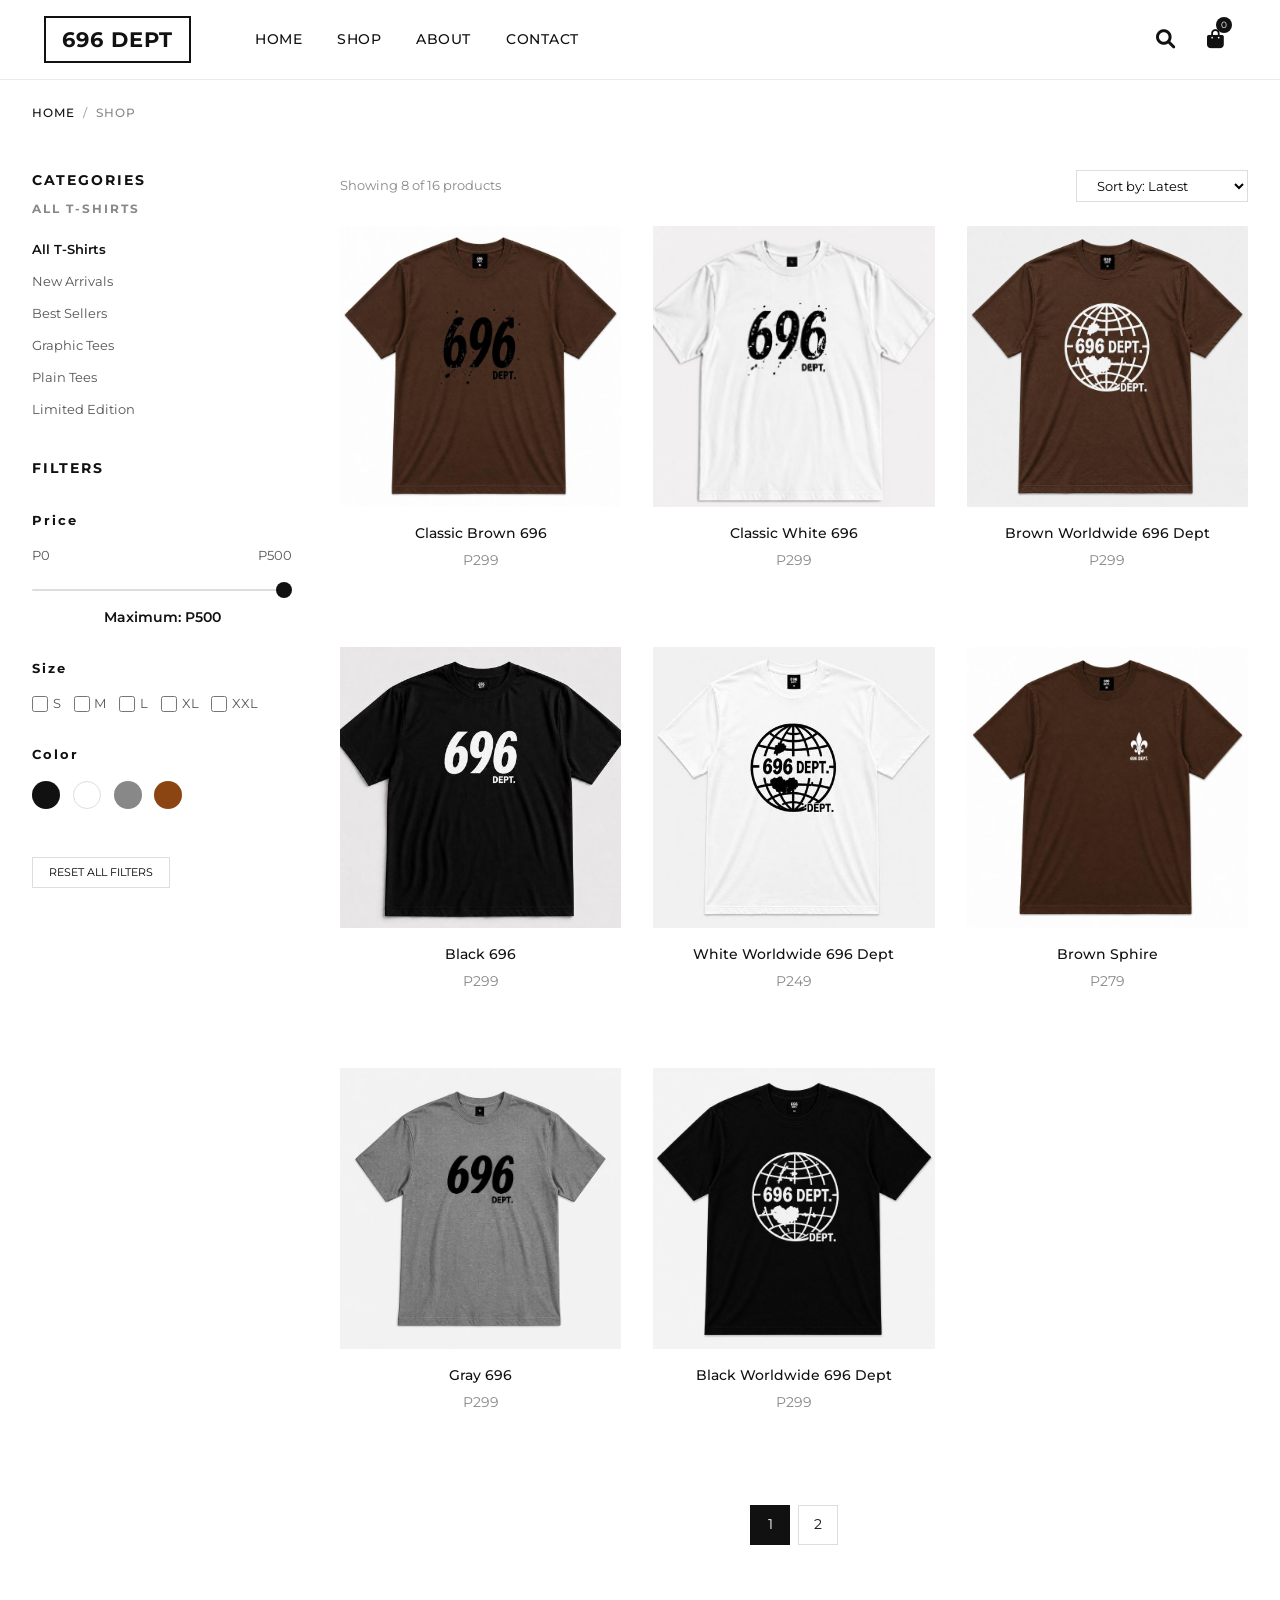
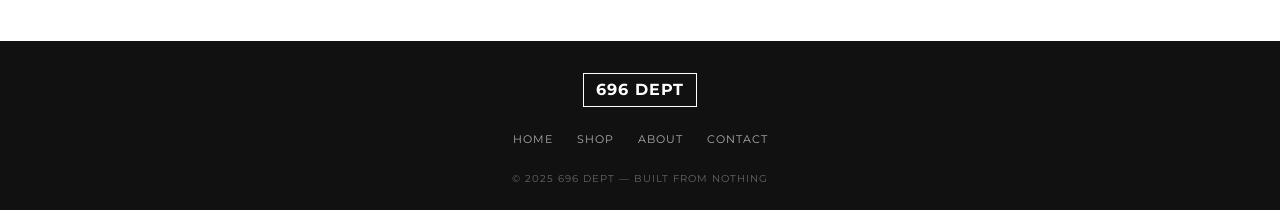
<file: shop.html>
<!DOCTYPE html>
<html lang="en">
<head>
    <meta charset="UTF-8">
    <meta name="viewport" content="width=device-width, initial-scale=1.0, user-scalable=yes">
    <meta name="description" content="Shop 696 DEPT - Premium streetwear t-shirts">
    <title>Shop | 696 DEPT</title>
    
 
    <link href="https://cdn.jsdelivr.net/npm/bootstrap@5.3.0-alpha1/dist/css/bootstrap.min.css" rel="stylesheet">
 
    <link rel="stylesheet" href="https://cdnjs.cloudflare.com/ajax/libs/font-awesome/6.0.0-beta3/css/all.min.css">
 
    <link href="https://fonts.googleapis.com/css2?family=Montserrat:wght@300;400;500;600;700;800;900&display=swap" rel="stylesheet">
    
    <style>
        * {
            margin: 0;
            padding: 0;
            box-sizing: border-box;
        }
        
        body {
            font-family: 'Montserrat', sans-serif;
            background-color: #ffffff;
            color: #111111;
        }
        
        .navbar {
            background-color: #ffffff;
            padding: 1rem 2rem;
            border-bottom: 1px solid #eaeaea;
            position: relative;
        }
        
        .container-fluid {
            display: flex;
            align-items: center;
            justify-content: space-between;
            width: 100%;
        }
        
        .left-section {
            display: flex;
            align-items: center;
            gap: 2rem;
            flex-wrap: wrap;
        }
        
        .navbar-brand {
            display: inline-block;
            font-size: 1.3rem;
            font-weight: 700;
            letter-spacing: 1px;
            color: #111111 !important;
            border: 2px solid #111111;
            padding: 6px 16px;
            text-decoration: none;
        }
        
        .nav-links {
            display: flex;
            align-items: center;
            gap: 0.2rem;
            margin: 0;
            padding: 0;
            list-style: none;
        }
        
        .nav-link {
            color: #111111 !important;
            font-weight: 500;
            font-size: 0.85rem;
            letter-spacing: 0.5px;
            padding: 0.5rem 1rem !important;
            transition: color 0.3s ease;
            text-decoration: none;
        }
        
        .nav-link:hover {
            color: #888888 !important;
        }
        
        .right-icons {
            display: flex;
            align-items: center;
            gap: 0.5rem;
            position: relative;
        }
        
        .search-btn-header {
            background: transparent;
            border: none;
            color: #111111;
            font-size: 1.2rem;
            cursor: pointer;
            padding: 8px 12px;
        }
        
        .cart-wrapper {
            position: relative;
            display: flex;
            align-items: center;
        }
        
        .cart-icon {
            font-size: 1.2rem;
            color: #111111;
            text-decoration: none;
            padding: 8px 12px;
        }
        
        .cart-count {
            position: absolute;
            top: 0px;
            right: 4px;
            background-color: #111111;
            color: #ffffff;
            border-radius: 50%;
            min-width: 16px;
            height: 16px;
            font-size: 9px;
            display: flex;
            align-items: center;
            justify-content: center;
            padding: 0 4px;
        }
        
        .toast-notification {
            position: absolute;
            top: 50px;
            right: 0;
            background-color: #111111;
            color: #ffffff;
            padding: 10px 16px;
            border-radius: 8px;
            display: flex;
            align-items: center;
            gap: 10px;
            z-index: 10000;
            box-shadow: 0 4px 12px rgba(0,0,0,0.15);
            opacity: 0;
            visibility: hidden;
            transition: opacity 0.3s ease, visibility 0.3s ease, transform 0.2s ease;
            font-size: 0.8rem;
            min-width: 260px;
            transform: translateY(-10px);
        }
        
        .toast-notification.show {
            opacity: 1;
            visibility: visible;
            transform: translateY(0);
        }
        
        .toast-icon {
            background-color: #4CAF50;
            border-radius: 50%;
            width: 20px;
            height: 20px;
            display: flex;
            align-items: center;
            justify-content: center;
            font-size: 10px;
        }
        
        .toast-content {
            flex: 1;
        }
        
        .toast-title {
            font-weight: 600;
            font-size: 0.75rem;
            margin-bottom: 2px;
        }
        
        .toast-message {
            font-size: 0.65rem;
            color: #cccccc;
        }
        
        .toast-close {
            cursor: pointer;
            color: #888888;
            font-size: 0.7rem;
        }
        
        .toast-close:hover {
            color: #ffffff;
        }
        
        .navbar-toggler {
            display: none;
            border: none;
            background: transparent;
            font-size: 1.5rem;
        }
        
        .search-modal {
            display: none;
            position: fixed;
            top: 0;
            left: 0;
            width: 100%;
            height: 100%;
            background-color: rgba(0,0,0,0.95);
            z-index: 9999;
            justify-content: center;
            align-items: center;
        }
        
        .search-modal.active {
            display: flex;
        }
        
        .search-modal-content {
            text-align: center;
            width: 90%;
            max-width: 600px;
        }
        
        .search-modal-input {
            width: 100%;
            padding: 1rem;
            font-size: 1.2rem;
            border: none;
            border-bottom: 2px solid #ffffff;
            background: transparent;
            color: white;
            outline: none;
            text-align: center;
        }
        
        .close-search {
            position: absolute;
            top: 20px;
            right: 30px;
            color: white;
            font-size: 2rem;
            cursor: pointer;
        }
        
        .breadcrumb {
            padding: 1.5rem 2rem 0;
            background: transparent;
        }
        
        .breadcrumb a {
            color: #111111;
            text-decoration: none;
            font-size: 0.75rem;
            font-weight: 500;
            letter-spacing: 1px;
        }
        
        .breadcrumb span {
            color: #888888;
            font-size: 0.75rem;
            font-weight: 500;
            letter-spacing: 1px;
        }
        
        .breadcrumb .separator {
            margin: 0 0.5rem;
            color: #aaaaaa;
        }
        
        .shop-container {
            display: flex;
            gap: 3rem;
            padding: 2rem;
            max-width: 1400px;
            margin: 0 auto;
        }
        
        .sidebar {
            width: 260px;
            flex-shrink: 0;
        }
        
        .sidebar-section {
            margin-bottom: 2rem;
        }
        
        .sidebar-title {
            font-size: 0.9rem;
            font-weight: 700;
            letter-spacing: 2px;
            margin-bottom: 1rem;
            color: #111111;
        }
        
        .category-link {
            display: block;
            color: #555555;
            text-decoration: none;
            font-size: 0.8rem;
            padding: 0.4rem 0;
            transition: color 0.3s ease;
            cursor: pointer;
        }
        
        .category-link:hover, .category-link.active {
            color: #111111;
            font-weight: 600;
        }
        
        .price-labels {
            display: flex;
            justify-content: space-between;
            margin-bottom: 0.5rem;
            font-size: 0.8rem;
            color: #555555;
        }
        
        .price-slider {
            width: 100%;
            margin: 0.5rem 0;
            -webkit-appearance: none;
            background: #dddddd;
            height: 2px;
            border-radius: 5px;
            outline: none;
        }
        
        .price-slider::-webkit-slider-thumb {
            -webkit-appearance: none;
            width: 16px;
            height: 16px;
            border-radius: 50%;
            background: #111111;
            cursor: pointer;
        }
        
        .current-price {
            text-align: center;
            margin-top: 0.5rem;
            font-size: 0.85rem;
            font-weight: 600;
            color: #111111;
        }
        
        .size-checkbox {
            display: flex;
            flex-wrap: wrap;
            gap: 0.8rem;
        }
        
        .size-checkbox label {
            display: flex;
            align-items: center;
            gap: 0.3rem;
            font-size: 0.8rem;
            color: #555555;
            cursor: pointer;
        }
        
        .size-checkbox input {
            width: 16px;
            height: 16px;
            cursor: pointer;
        }
        
        .color-options {
            display: flex;
            flex-wrap: wrap;
            gap: 0.8rem;
        }
        
        .color-circle {
            width: 28px;
            height: 28px;
            border-radius: 50%;
            cursor: pointer;
            border: 2px solid transparent;
            transition: all 0.3s ease;
        }
        
        .color-circle:hover {
            transform: scale(1.1);
        }
        
        .color-circle.selected {
            border-color: #111111;
            box-shadow: 0 0 0 2px white, 0 0 0 4px #111111;
        }
        
        .color-black { background-color: #111111; }
        .color-white { background-color: #ffffff; border: 1px solid #dddddd; }
        .color-gray { background-color: #888888; }
        .color-brown { background-color: #8B4513; }
        
        .products-main {
            flex: 1;
        }
        
        .products-header {
            display: flex;
            justify-content: space-between;
            align-items: center;
            margin-bottom: 1.5rem;
            flex-wrap: wrap;
        }
        
        .results-count {
            font-size: 0.8rem;
            color: #888888;
        }
        
        .sort-select {
            padding: 0.4rem 1rem;
            border: 1px solid #dddddd;
            font-size: 0.8rem;
            background: #ffffff;
            cursor: pointer;
        }
        
        .products-grid {
            display: grid;
            grid-template-columns: repeat(auto-fill, minmax(220px, 1fr));
            gap: 2rem;
        }
        
        .product-item {
            text-align: center;
            cursor: pointer;
            transition: transform 0.3s ease;
        }
        
        .product-item:hover {
            transform: translateY(-5px);
        }
        
        .product-image {
            width: 100%;
            aspect-ratio: 1 / 1;
            background-color: #f5f5f5;
            overflow: hidden;
            margin-bottom: 1rem;
        }
        
        .product-image img {
            width: 100%;
            height: 100%;
            object-fit: cover;
            transition: transform 0.3s ease;
        }
        
        .product-item:hover .product-image img {
            transform: scale(1.03);
        }
        
        .product-name {
            font-size: 0.9rem;
            font-weight: 500;
            margin-bottom: 0.3rem;
            color: #111111;
        }
        
        .product-price {
            font-size: 0.85rem;
            color: #888888;
            margin-bottom: 0.5rem;
        }
        
        .quick-add-btn {
            background-color: #111111;
            color: #ffffff;
            border: none;
            padding: 6px 12px;
            font-size: 0.7rem;
            font-weight: 500;
            cursor: pointer;
            margin-top: 0.5rem;
            opacity: 0;
            transition: opacity 0.3s ease;
        }
        
        .product-item:hover .quick-add-btn {
            opacity: 1;
        }
        
        .quick-add-btn:hover {
            background-color: #333333;
        }
        
        .no-products {
            text-align: center;
            padding: 4rem;
            background: #f8f8f8;
            border-radius: 10px;
            grid-column: 1/-1;
        }
        
        .no-products i {
            font-size: 3rem;
            color: #cccccc;
            margin-bottom: 1rem;
        }
        
        .reset-filters {
            background: transparent;
            border: 1px solid #dddddd;
            padding: 0.4rem 1rem;
            font-size: 0.7rem;
            cursor: pointer;
            margin-top: 1rem;
            transition: all 0.3s ease;
        }
        
        .reset-filters:hover {
            background: #111111;
            color: white;
            border-color: #111111;
        }
        
        .pagination {
            display: flex;
            justify-content: center;
            gap: 0.5rem;
            margin-top: 3rem;
        }
        
        .page-btn {
            width: 40px;
            height: 40px;
            display: flex;
            align-items: center;
            justify-content: center;
            border: 1px solid #dddddd;
            background: #ffffff;
            color: #111111;
            text-decoration: none;
            font-size: 0.9rem;
            transition: all 0.3s ease;
        }
        
        .page-btn:hover, .page-btn.active {
            background-color: #111111;
            color: #ffffff;
            border-color: #111111;
        }
        
        .footer {
            background-color: #111111;
            padding: 2rem 2rem 1.5rem;
            margin-top: 4rem;
        }
        
        .footer-container {
            max-width: 1200px;
            margin: 0 auto;
            text-align: center;
        }
        
        .footer-logo {
            display: inline-block;
            font-size: 1rem;
            font-weight: 700;
            letter-spacing: 1px;
            color: #ffffff !important;
            border: 1px solid #ffffff;
            padding: 4px 12px;
            text-decoration: none;
            margin-bottom: 1.5rem;
        }
        
        .footer-links {
            display: flex;
            justify-content: center;
            gap: 1.5rem;
            flex-wrap: wrap;
            margin-bottom: 1.5rem;
        }
        
        .footer-links a {
            color: #aaaaaa;
            text-decoration: none;
            font-size: 0.7rem;
            letter-spacing: 1px;
        }
        
        .footer-links a:hover {
            color: #ffffff;
        }
        
        .footer-copyright p {
            color: #666666;
            font-size: 0.6rem;
            letter-spacing: 1px;
            margin: 0;
        }
        
        @media (max-width: 992px) {
            .navbar-toggler {
                display: block;
                order: 2;
            }
            .right-icons {
                order: 1;
            }
            .left-section {
                order: 0;
                flex: 1;
            }
            .nav-links {
                display: none;
                flex-direction: column;
                width: 100%;
                margin-top: 1rem;
            }
            .nav-links.show {
                display: flex;
            }
            .shop-container {
                flex-direction: column;
                padding: 1.5rem;
            }
            .sidebar {
                width: 100%;
            }
            .products-grid {
                grid-template-columns: repeat(auto-fill, minmax(180px, 1fr));
            }
            .toast-notification {
                right: -10px;
            }
        }
        
        @media (max-width: 768px) {
            .navbar {
                padding: 0.8rem 1rem;
            }
            .navbar-brand {
                font-size: 1rem;
                padding: 4px 12px;
            }
            .breadcrumb {
                padding: 1rem 1rem 0;
            }
            .products-grid {
                grid-template-columns: repeat(auto-fill, minmax(150px, 1fr));
                gap: 1rem;
            }
            .product-name {
                font-size: 0.8rem;
            }
            .quick-add-btn {
                opacity: 1;
                font-size: 0.65rem;
                padding: 4px 8px;
            }
            .toast-notification {
                right: -20px;
                min-width: 230px;
            }
        }
    </style>
</head>
<body>

<nav class="navbar">
    <div class="container-fluid">
        <div class="left-section">
            <a class="navbar-brand" href="index.html">696 DEPT</a>
            <div class="nav-links" id="navLinks">
                <a class="nav-link" href="index.html">HOME</a>
                <a class="nav-link" href="shop.html">SHOP</a>
                <a class="nav-link" href="about.html">ABOUT</a>
                <a class="nav-link" href="contact.html">CONTACT</a>
            </div>
        </div>
        <div class="right-icons">
            <button class="search-btn-header" onclick="openSearchModal()"><i class="fas fa-search"></i></button>
            <div class="cart-wrapper">
                <a href="cart.html" class="cart-icon"><i class="fas fa-shopping-bag"></i><span class="cart-count" id="cartCount">0</span></a>
                <div id="toastNotification" class="toast-notification">
                    <div class="toast-icon">
                        <i class="fas fa-check"></i>
                    </div>
                    <div class="toast-content">
                        <div class="toast-title">Added to Cart</div>
                        <div class="toast-message" id="toastMessage">Product added to cart</div>
                    </div>
                    <div class="toast-close" onclick="closeToast()">
                        <i class="fas fa-times"></i>
                    </div>
                </div>
            </div>
        </div>
        <button class="navbar-toggler" onclick="toggleMobileMenu()"><i class="fas fa-bars"></i></button>
    </div>
</nav>

<div id="searchModal" class="search-modal">
    <span class="close-search" onclick="closeSearchModal()">&times;</span>
    <div class="search-modal-content">
        <input type="text" id="searchInput" class="search-modal-input" placeholder="Search products...">
        <button onclick="performSearch()" style="margin-top: 20px; background: white; border: none; padding: 10px 30px; cursor: pointer; font-weight: 600;">SEARCH</button>
    </div>
</div>

<div class="breadcrumb">
    <a href="index.html">HOME</a>
    <span class="separator">/</span>
    <span>SHOP</span>
</div>

<div class="shop-container">

    <aside class="sidebar">
        <div class="sidebar-section">
            <div class="sidebar-title">CATEGORIES</div>
            <div class="sidebar-title" style="font-size: 0.75rem; margin-top: -0.5rem; color: #888888;">ALL T-SHIRTS</div>
            <a href="#" class="category-link active" data-category="all">All T-Shirts</a>
            <a href="#" class="category-link" data-category="new">New Arrivals</a>
            <a href="#" class="category-link" data-category="bestseller">Best Sellers</a>
            <a href="#" class="category-link" data-category="graphic">Graphic Tees</a>
            <a href="#" class="category-link" data-category="plain">Plain Tees</a>
            <a href="#" class="category-link" data-category="limited">Limited Edition</a>
        </div>
        
        <div class="sidebar-section">
            <div class="sidebar-title">FILTERS</div>
        </div>
        
        <div class="sidebar-section">
            <div class="sidebar-title" style="font-size: 0.8rem;">Price</div>
            <div class="price-labels">
                <span>P0</span>
                <span>P500</span>
            </div>
            <input type="range" min="0" max="500" value="500" class="price-slider" id="priceSlider">
            <div class="current-price" id="currentPrice">Maximum: P500</div>
        </div>
        
        <div class="sidebar-section">
            <div class="sidebar-title" style="font-size: 0.8rem;">Size</div>
            <div class="size-checkbox">
                <label><input type="checkbox" value="S" class="size-filter"> S</label>
                <label><input type="checkbox" value="M" class="size-filter"> M</label>
                <label><input type="checkbox" value="L" class="size-filter"> L</label>
                <label><input type="checkbox" value="XL" class="size-filter"> XL</label>
                <label><input type="checkbox" value="XXL" class="size-filter"> XXL</label>
            </div>
        </div>
        
        <div class="sidebar-section">
            <div class="sidebar-title" style="font-size: 0.8rem;">Color</div>
            <div class="color-options">
                <div class="color-circle color-black" data-color="black"></div>
                <div class="color-circle color-white" data-color="white"></div>
                <div class="color-circle color-gray" data-color="gray"></div>
                <div class="color-circle color-brown" data-color="brown"></div>
            </div>
        </div>
        
        <button class="reset-filters" onclick="resetAllFilters()">RESET ALL FILTERS</button>
    </aside>
    
    <main class="products-main">
        <div class="products-header">
            <div class="results-count" id="resultsCount">Showing 8 products</div>
            <select class="sort-select" id="sortSelect">
                <option value="latest">Sort by: Latest</option>
                <option value="low-high">Price: Low to High</option>
                <option value="high-low">Price: High to Low</option>
            </select>
        </div>
        
        <div class="products-grid" id="productsGrid"></div>
        
        <div class="pagination" id="pagination"></div>
    </main>
</div>

<footer class="footer">
    <div class="footer-container">
        <div class="footer-brand">
            <a href="index.html" class="footer-logo">696 DEPT</a>
        </div>
        <div class="footer-links">
            <a href="index.html">HOME</a>
            <a href="shop.html">SHOP</a>
            <a href="about.html">ABOUT</a>
            <a href="contact.html">CONTACT</a>
        </div>
        <div class="footer-copyright">
             <p>© 2025 696 DEPT — BUILT FROM NOTHING</p>
        </div>
    </div>
</footer>

<script src="https://cdn.jsdelivr.net/npm/bootstrap@5.3.0-alpha1/dist/js/bootstrap.bundle.min.js"></script>
<script>
    let toastTimeout;
    
    function showToast(message) {
        const toast = document.getElementById('toastNotification');
        const toastMessage = document.getElementById('toastMessage');
        
        if (toastTimeout) {
            clearTimeout(toastTimeout);
        }
        
        toastMessage.innerText = message;
        toast.classList.add('show');
        
        toastTimeout = setTimeout(() => {
            toast.classList.remove('show');
        }, 3000);
    }
    
    function closeToast() {
        const toast = document.getElementById('toastNotification');
        toast.classList.remove('show');
        if (toastTimeout) {
            clearTimeout(toastTimeout);
        }
    }
    
   
    const allProducts = [
        { id: 1, name: "Classic Brown 696", price: 299, category: "all", size: ["S","M","L","XL"], color: "brown", image: "images/brown 696.jpg" },
        { id: 2, name: "Classic White 696", price: 299, category: "all", size: ["S","M","L","XL","XXL"], color: "white", image: "images/home tshirt 3.jpg" },
        { id: 3, name: "Brown Worldwide 696 Dept", price: 299, category: "graphic", size: ["M","L","XL"], color: "brown", image: "images/brown tshirt graphic.jpg" },
        { id: 4, name: "Black 696", price: 299, category: "all", size: ["M","L","XL"], color: "black", image: "images/home tshirts.jpg" },
        { id: 5, name: "White Worldwide 696 Dept", price: 249, category: "bestseller", size: ["M","L"], color: "white", image: "images/home tshirt 4.jpg" },
        { id: 6, name: "Brown Sphire", price: 279, category: "bestseller", size: ["S","M","L","XL"], color: "brown", image: "images/Tshirt 1.jpg" },
        { id: 7, name: "Gray 696", price: 299, category: "plain", size: ["S","M","L","XL"], color: "gray", image: "images/grey.jpg" },
        { id: 8, name: "Black Worldwide 696 Dept", price: 299, category: "all", size: ["L","XL","XXL"], color: "black", image: "images/home tshirt 2.jpg" },
        { id: 9, name: "Gray Worldwide 696 Dept", price: 350, category: "new", size: ["S","M","L"], color: "gray", image: "images/grey graphic.jpg" },
        { id: 10, name: "White 696", price: 299, category: "new", size: ["M","L","XL"], color: "white", image: "images/white 696.jpg" },    
        { id: 11, name: "Limited 001", price: 449, category: "limited", size: ["S","M","L"], color: "black", image: "images/limited 2.jpg" },
        { id: 12, name: "Limited 002", price: 449, category: "limited", size: ["M","L","XL"], color: "black", image: "images/limited.jpg" },
        { id: 13, name: "Gray Sphire", price: 249, category: "new", size: ["S","M","L"], color: "gray", image: "images/grey 2.jpg" },
        { id: 14, name: "Limited 003", price: 499, category: "limited", size: ["M","L","XL"], color: "black", image: "images/696 depot.png" },
		{ id: 15, name: "Limited 004", price: 400, category: "limited", size: ["M","L","XL"], color: "black", image: "images/White plain 696.jpeg" },
		{ id: 16, name: "Limited 005", price: 450, category: "limited", size: ["S","M","L","XL"], color: "white", image: "images/built from nothing.jpeg" },
    ];
    
    let currentCategory = "all";
    let maxPrice = 500;
    let selectedSizes = [];
    let selectedColor = null;
    let currentSort = "latest";
    let currentPage = 1;
    const productsPerPage = 8;
    
    function getFilteredProducts() {
        let filtered = [...allProducts];
        if (currentCategory !== "all") filtered = filtered.filter(p => p.category === currentCategory);
        filtered = filtered.filter(p => p.price <= maxPrice);
        if (selectedSizes.length > 0) filtered = filtered.filter(p => p.size.some(s => selectedSizes.includes(s)));
        if (selectedColor) filtered = filtered.filter(p => p.color === selectedColor);
        return filtered;
    }
    
    function sortProducts(products) {
        const sorted = [...products];
        if (currentSort === "low-high") sorted.sort((a, b) => a.price - b.price);
        else if (currentSort === "high-low") sorted.sort((a, b) => b.price - a.price);
        return sorted;
    }
    
    function addToCartFromShop(product) {
        let cart = JSON.parse(localStorage.getItem('cart') || '[]');
        const defaultSize = product.size[0] || "M";
        const defaultColor = product.color;
        
        const existingItem = cart.find(item => item.id === product.id && item.size === defaultSize && item.color === defaultColor);
        
        if (existingItem) {
            existingItem.quantity += 1;
            showToast(`${product.name} (${defaultSize}) - Quantity: ${existingItem.quantity}`);
        } else {
            cart.push({
                id: product.id,
                name: product.name,
                price: product.price,
                size: defaultSize,
                color: defaultColor,
                quantity: 1,
                image: product.image
            });
            showToast(`${product.name} (${defaultSize}, ${defaultColor}) added to cart!`);
        }
        
        localStorage.setItem('cart', JSON.stringify(cart));
        updateCartCount();
    }
    
    function displayProducts() {
        let filtered = getFilteredProducts();
        const sorted = sortProducts(filtered);
        const totalProducts = sorted.length;
        const totalPages = Math.ceil(totalProducts / productsPerPage);
        const start = (currentPage - 1) * productsPerPage;
        const paginatedProducts = sorted.slice(start, start + productsPerPage);
        
        document.getElementById('resultsCount').innerText = `Showing ${paginatedProducts.length} of ${totalProducts} products`;
        
        if (paginatedProducts.length === 0) {
            document.getElementById('productsGrid').innerHTML = `
                <div class="no-products">
                    <i class="fas fa-search"></i>
                    <p>No products found matching your filters.</p>
                </div>
            `;
            document.getElementById('pagination').innerHTML = '';
            return;
        }
        
        document.getElementById('productsGrid').innerHTML = paginatedProducts.map(product => `
            <div class="product-item">
                <div class="product-image" onclick="viewProduct(${product.id})">
                    <img src="${product.image}" alt="${product.name}" onerror="this.src='https://via.placeholder.com/400?text=No+Image'">
                </div>
                <div class="product-name" onclick="viewProduct(${product.id})">${product.name}</div>
                <div class="product-price" onclick="viewProduct(${product.id})">P${product.price}</div>
                <button class="quick-add-btn" onclick="event.stopPropagation(); addToCartFromShop(${JSON.stringify(product).replace(/"/g, '&quot;')})">ADD TO CART</button>
            </div>
        `).join('');
        
        updatePagination(totalPages);
    }
    
    function updatePagination(totalPages) {
        if (totalPages <= 1) {
            document.getElementById('pagination').innerHTML = '';
            return;
        }
        let paginationHTML = '';
        for (let i = 1; i <= totalPages; i++) {
            paginationHTML += `<a href="#" class="page-btn ${i === currentPage ? 'active' : ''}" data-page="${i}">${i}</a>`;
        }
        document.getElementById('pagination').innerHTML = paginationHTML;
        
        document.querySelectorAll('.page-btn').forEach(btn => {
            btn.addEventListener('click', function(e) {
                e.preventDefault();
                const page = parseInt(this.getAttribute('data-page'));
                if (page) {
                    currentPage = page;
                    displayProducts();
                    window.scrollTo({ top: 0, behavior: 'smooth' });
                }
            });
        });
    }
    
    function applyFilters() { currentPage = 1; displayProducts(); }
    
    function resetAllFilters() {
        currentCategory = "all"; maxPrice = 500; selectedSizes = []; selectedColor = null; currentSort = "latest"; currentPage = 1;
        document.getElementById('priceSlider').value = 500;
        document.getElementById('currentPrice').innerText = "Maximum: P500";
        document.querySelectorAll('.category-link').forEach(link => link.classList.remove('active'));
        document.querySelector('.category-link[data-category="all"]').classList.add('active');
        document.querySelectorAll('.size-filter').forEach(cb => cb.checked = false);
        document.querySelectorAll('.color-circle').forEach(c => c.classList.remove('selected'));
        document.getElementById('sortSelect').value = "latest";
        applyFilters();
    }
    
    function viewProduct(id) { window.location.href = `product.html?id=${id}`; }
    
    document.getElementById('priceSlider').addEventListener('input', function() {
        maxPrice = parseInt(this.value);
        document.getElementById('currentPrice').innerText = `Maximum: P${maxPrice}`;
        applyFilters();
    });
    
    document.getElementById('sortSelect').addEventListener('change', function() {
        currentSort = this.value;
        applyFilters();
    });
    
    document.querySelectorAll('.category-link').forEach(link => {
        link.addEventListener('click', function(e) {
            e.preventDefault();
            document.querySelectorAll('.category-link').forEach(l => l.classList.remove('active'));
            this.classList.add('active');
            currentCategory = this.getAttribute('data-category');
            applyFilters();
        });
    });
    
    document.querySelectorAll('.size-filter').forEach(cb => {
        cb.addEventListener('change', function() {
            if (this.checked) selectedSizes.push(this.value);
            else selectedSizes = selectedSizes.filter(s => s !== this.value);
            applyFilters();
        });
    });
    
    document.querySelectorAll('.color-circle').forEach(circle => {
        circle.addEventListener('click', function() {
            const color = this.getAttribute('data-color');
            if (selectedColor === color) { selectedColor = null; this.classList.remove('selected'); }
            else { document.querySelectorAll('.color-circle').forEach(c => c.classList.remove('selected')); selectedColor = color; this.classList.add('selected'); }
            applyFilters();
        });
    });
    
    function updateCartCount() {
        const cart = JSON.parse(localStorage.getItem('cart') || '[]');
        const totalItems = cart.reduce((sum, item) => sum + item.quantity, 0);
        const elem = document.getElementById('cartCount');
        if (elem) elem.innerText = totalItems;
    }
    
    function toggleMobileMenu() { document.getElementById('navLinks').classList.toggle('show'); }
    function openSearchModal() { document.getElementById('searchModal').classList.add('active'); setTimeout(() => { document.getElementById('searchInput').focus(); }, 100); }
    function closeSearchModal() { document.getElementById('searchModal').classList.remove('active'); }
    function performSearch() { const term = document.getElementById('searchInput').value.trim(); if (term) window.location.href = `shop.html?search=${encodeURIComponent(term)}`; closeSearchModal(); }
    
    document.addEventListener('keydown', (e) => { if (e.key === 'Escape') closeSearchModal(); });
    document.addEventListener('DOMContentLoaded', () => { displayProducts(); updateCartCount(); });
</script>
</body>
</html>
</file>
